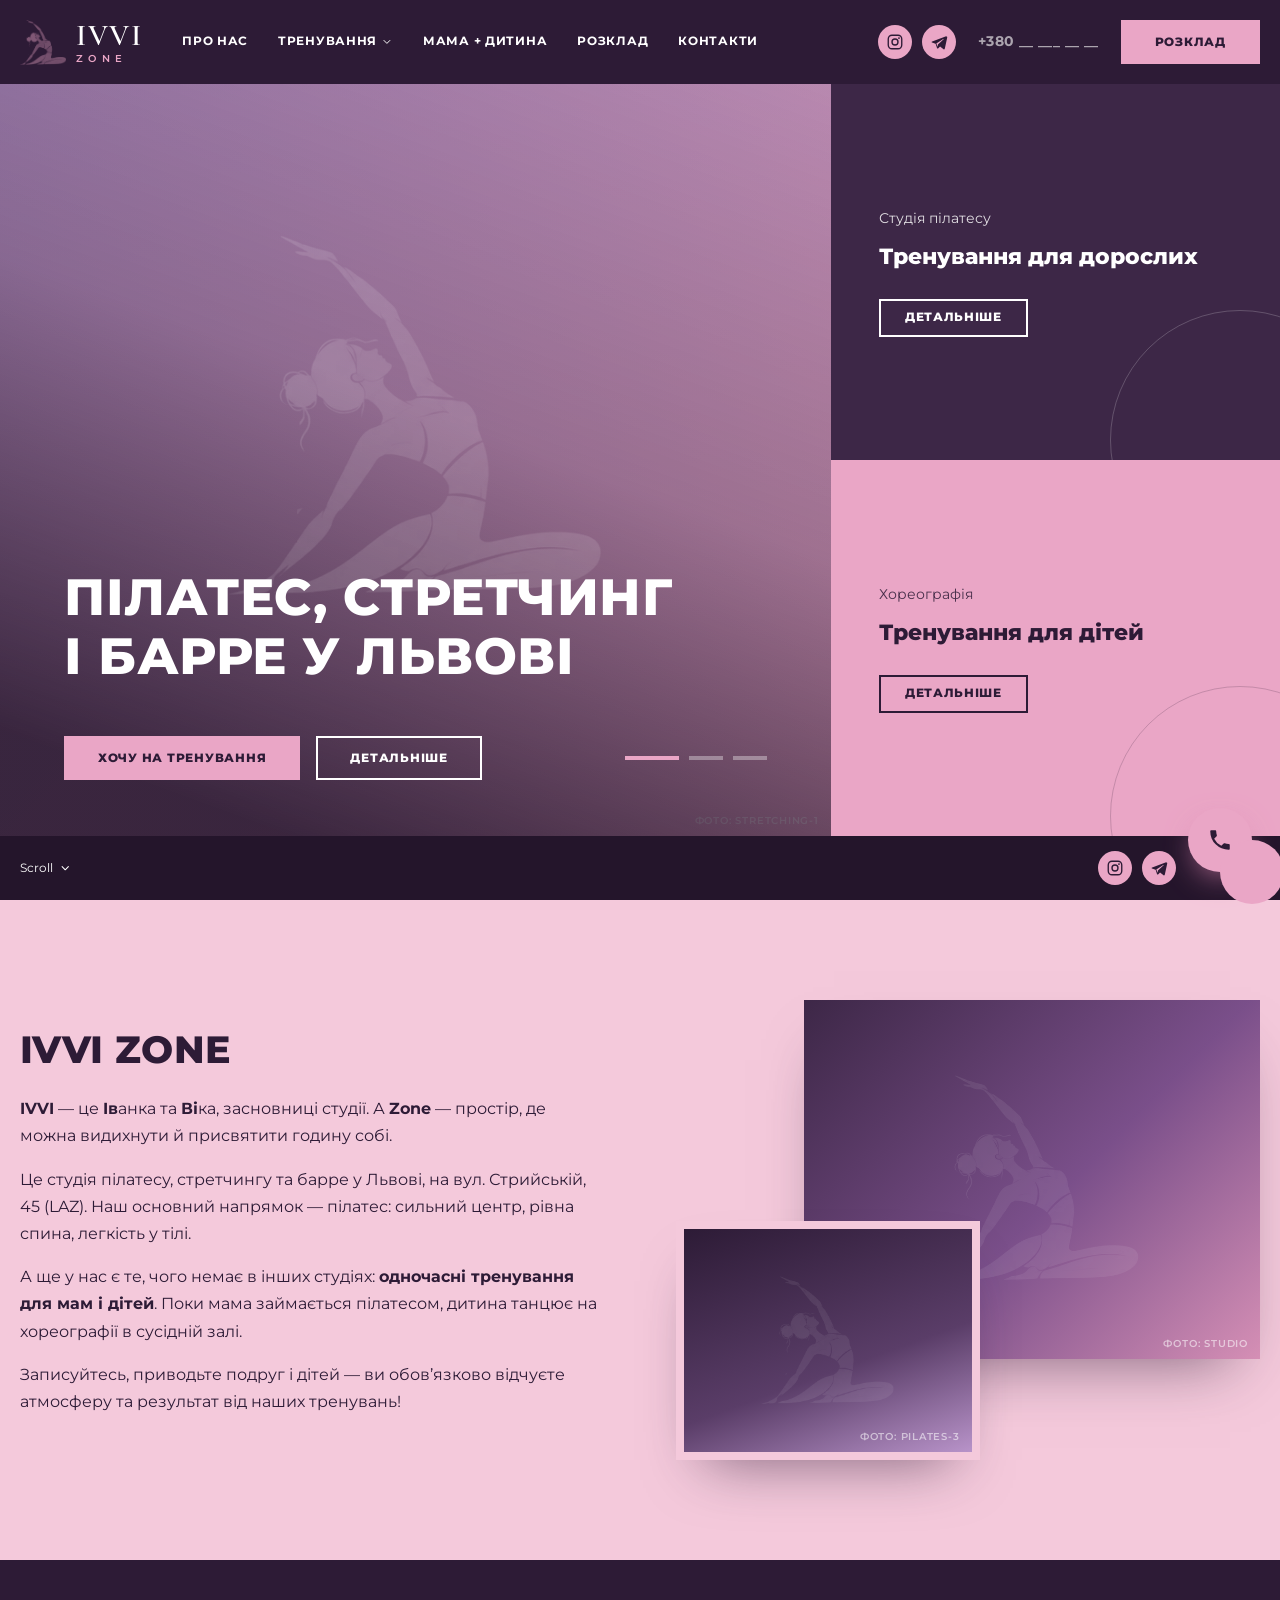
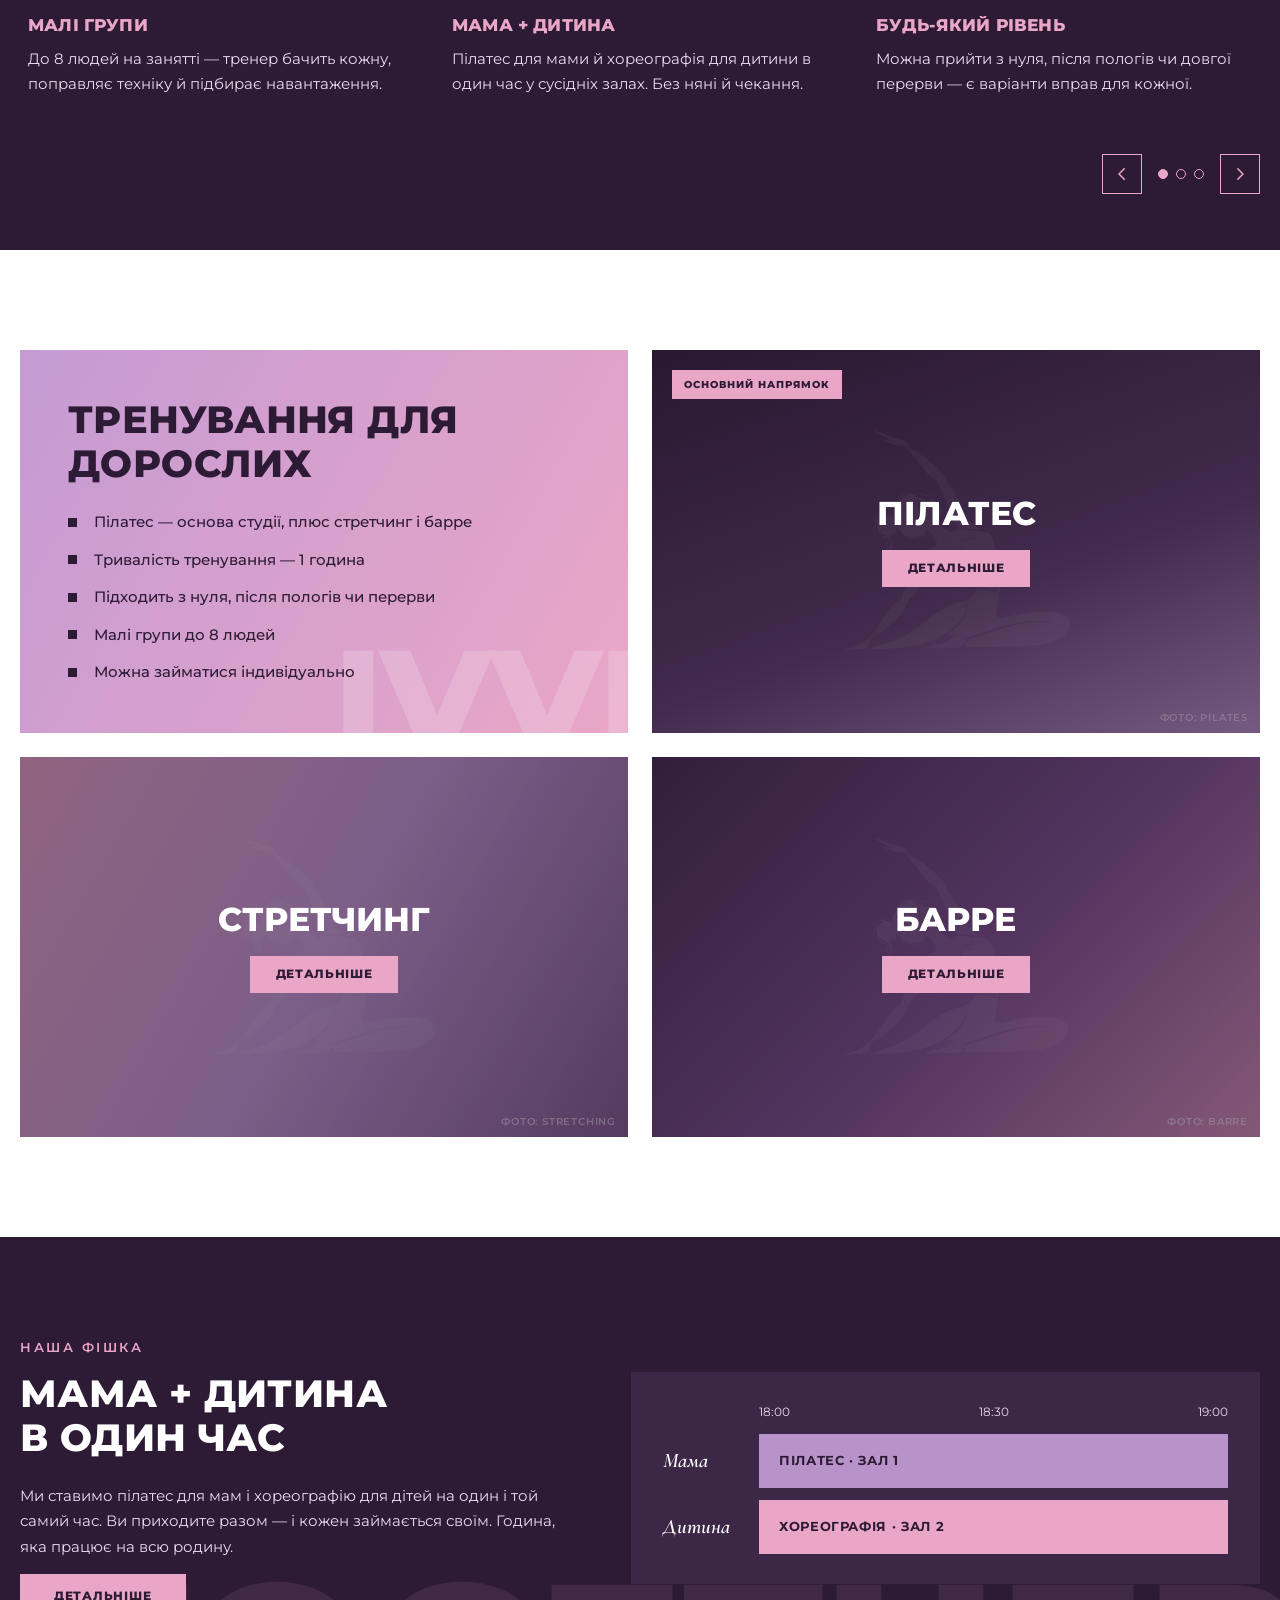
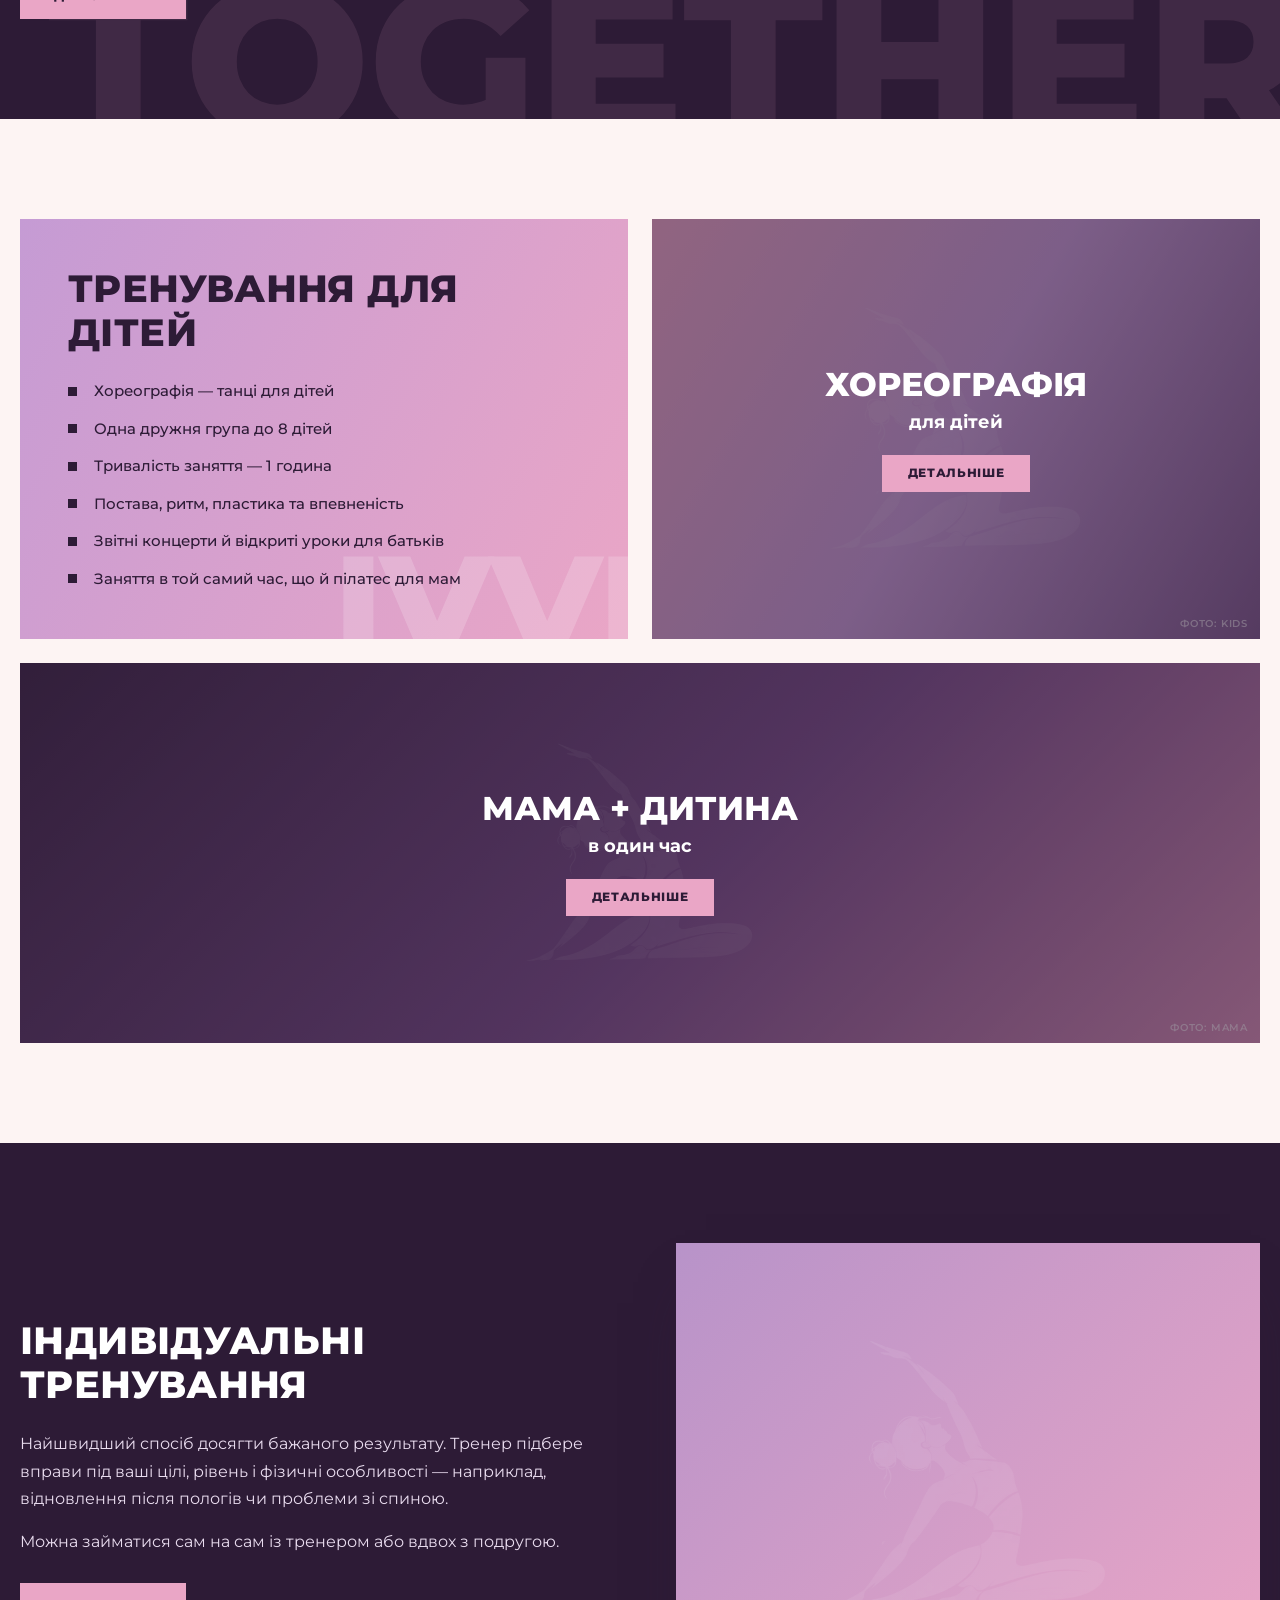
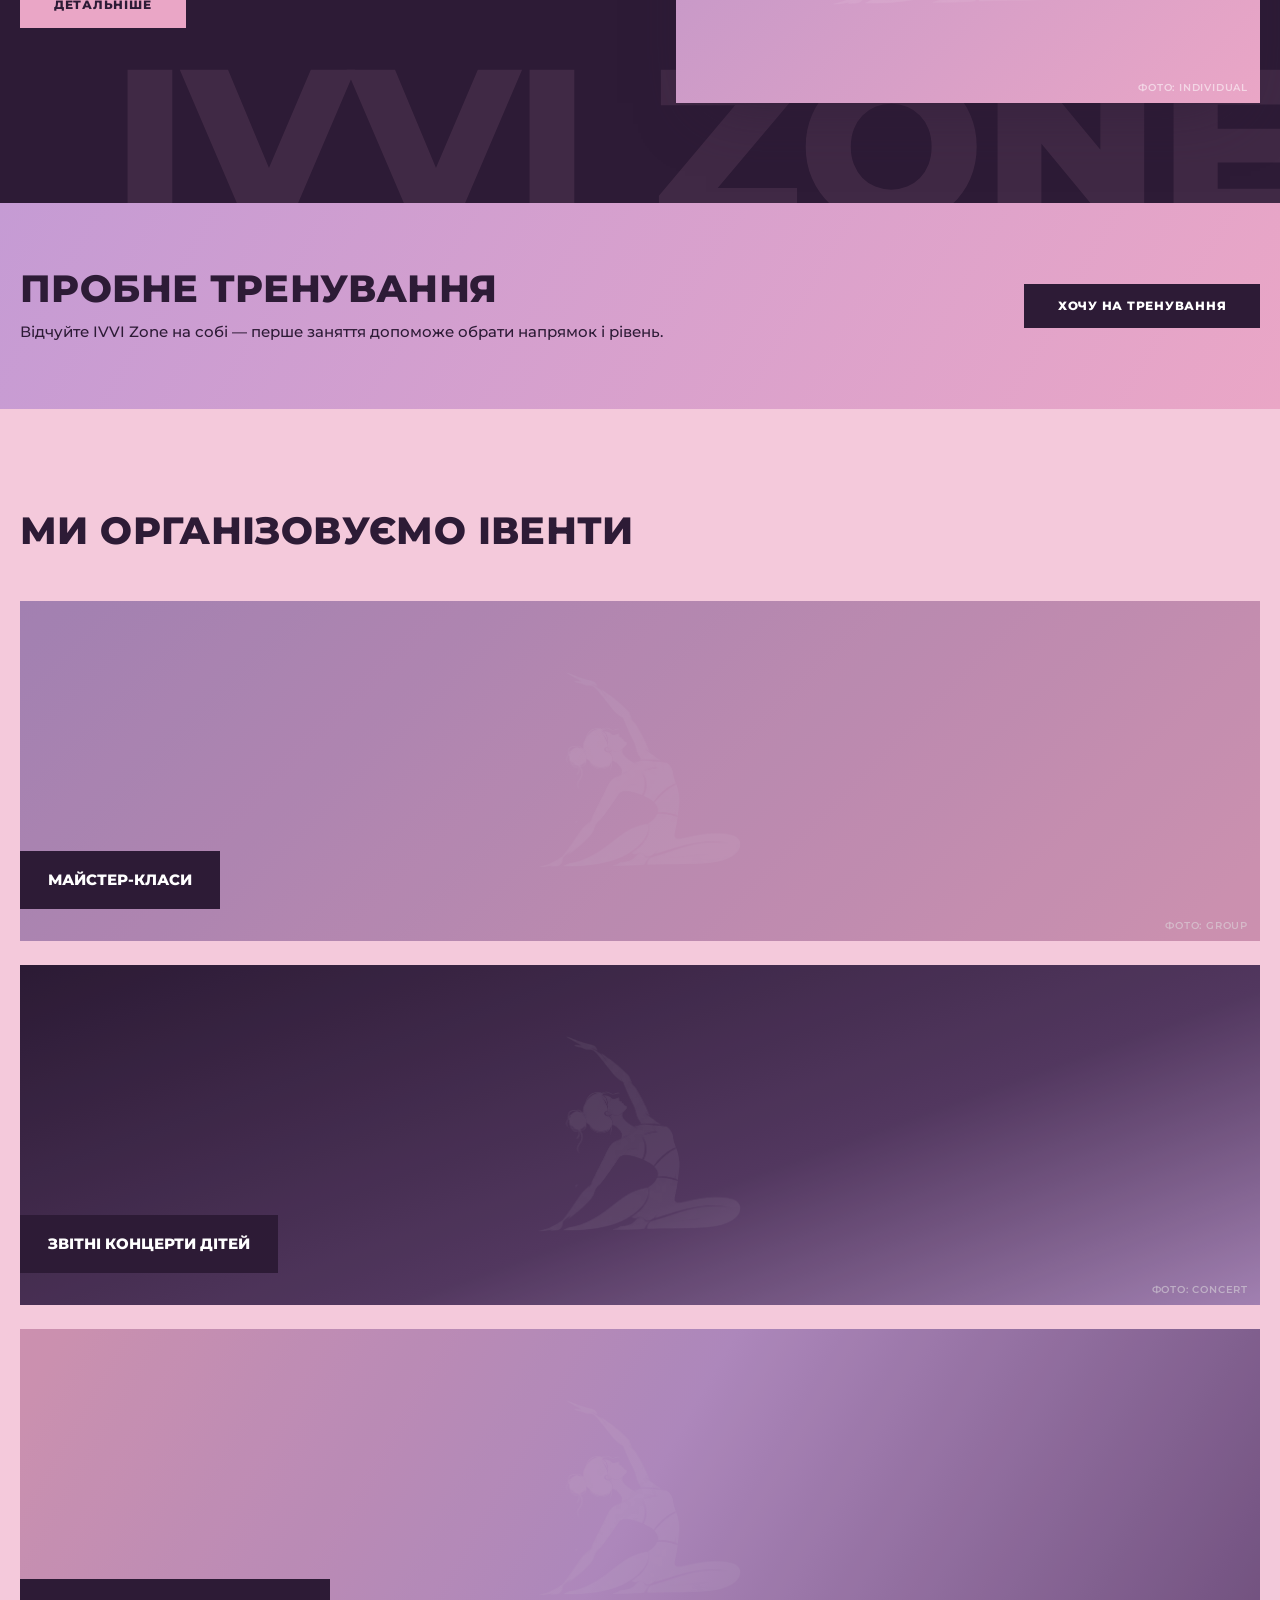
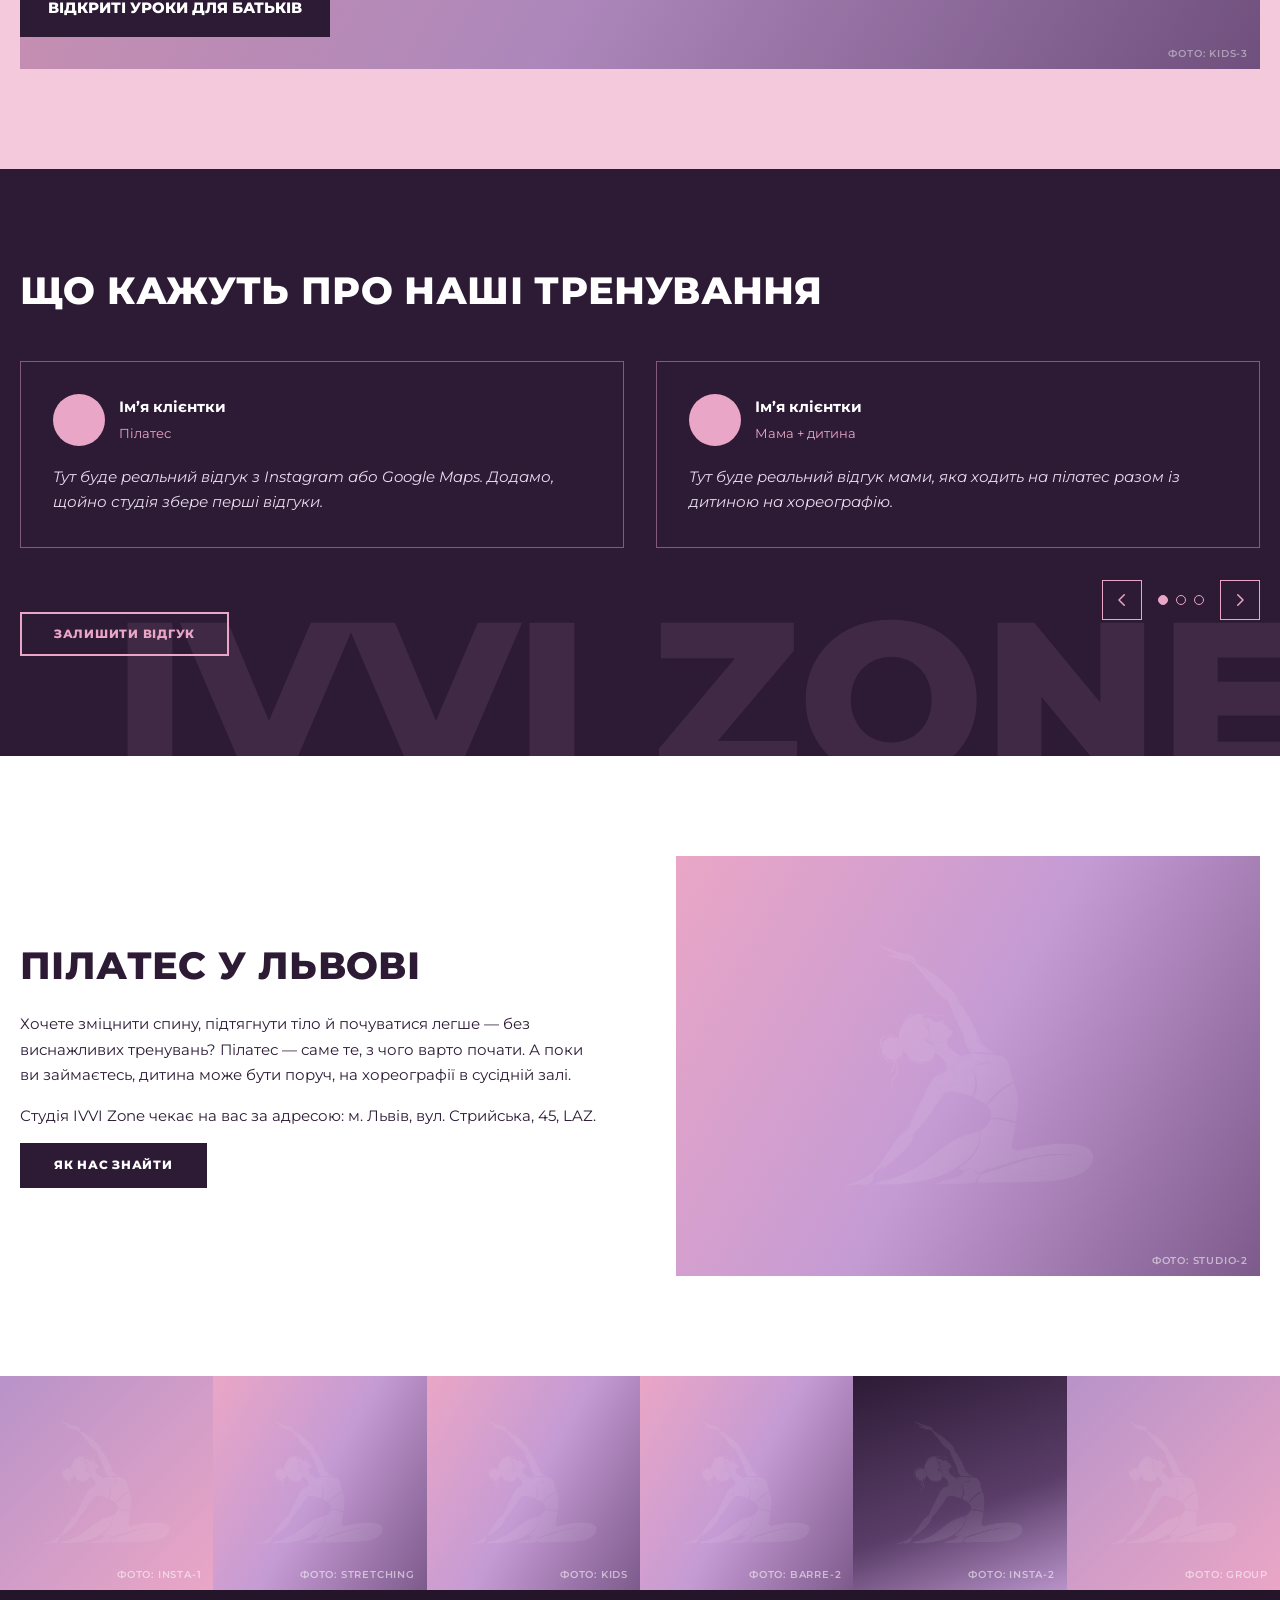
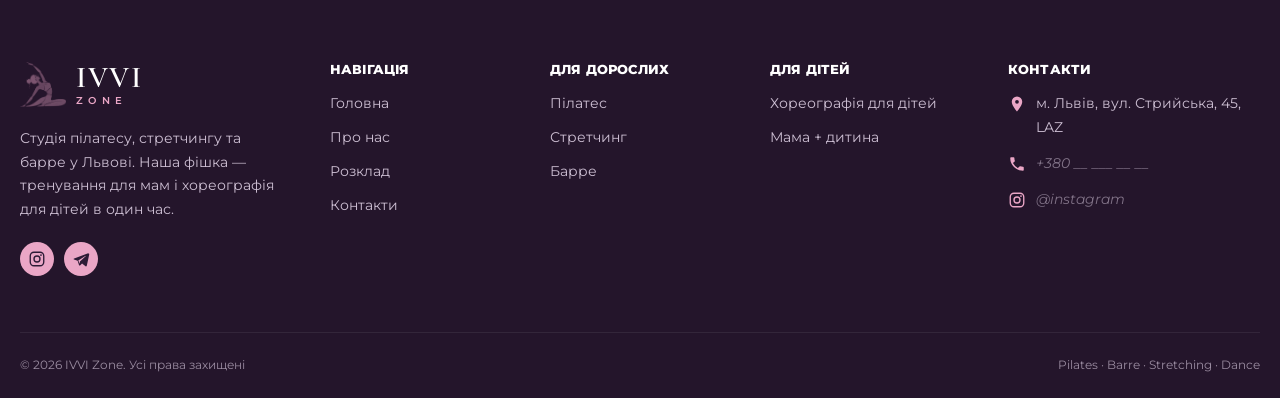
<file: index.html>
<!doctype html>
<html lang="uk">
<head>
  <meta charset="utf-8">
  <meta name="viewport" content="width=device-width, initial-scale=1">
  <title>IVVI Zone — пілатес, стретчинг, барре та хореографія для дітей у Львові</title>
  <meta name="description" content="Студія пілатесу у Львові. Наша фішка: мама займається пілатесом, а дитина в цей же час — хореографією.">
  <meta name="theme-color" content="#2f1d38">
  <link rel="icon" type="image/png" href="assets/favicon.png">
  <link rel="apple-touch-icon" href="assets/apple-touch-icon.png">
  <link rel="preconnect" href="https://fonts.googleapis.com">
  <link rel="preconnect" href="https://fonts.gstatic.com" crossorigin>
  <link href="https://fonts.googleapis.com/css2?family=Cormorant+Garamond:ital,wght@0,500;0,600;1,500&family=Montserrat:wght@400;500;600;700;800&display=swap" rel="stylesheet">
  <link rel="stylesheet" href="styles.css">
</head>
<body>
<header class="header" id="top">
  <div class="container header__inner">
    <a class="logo" href="index.html" aria-label="IVVI Zone — на головну">
      <img src="assets/mark-pink.webp" alt="" width="46" height="45">
      <span class="logo__text">IVVI<small>zone</small></span>
    </a>
    <nav class="menu" id="menu" aria-label="Головне меню">
      <ul class="menu__list">
        <li><a href="index.html#about">Про нас</a></li>
        <li class="menu__drop">
          <button class="menu__toggle" type="button" aria-expanded="false">Тренування <svg viewBox="0 0 24 24" aria-hidden="true"><path d="m6 9 6 6 6-6" fill="none" stroke="currentColor" stroke-width="2" stroke-linecap="round" stroke-linejoin="round"/></svg></button>
          <div class="dropdown">
            <div><p class="dropdown__title">Дорослим</p><ul><li><a href="pilates.html">Пілатес</a></li><li><a href="stretching.html">Стретчинг</a></li><li><a href="barre.html">Барре</a></li></ul></div>
            <div><p class="dropdown__title">Дітям</p><ul><li><a href="choreography.html">Хореографія для дітей</a></li><li><a href="mama.html">Мама + дитина</a></li></ul></div>
          </div>
        </li>
        <li><a href="mama.html">Мама + дитина</a></li>
        <li><a href="schedule.html">Розклад</a></li>
        <li><a href="contacts.html">Контакти</a></li>
      </ul>
      <div class="menu__side">
        <div class="socials ">
      <a href="#" aria-label="Instagram"><svg viewBox="0 0 24 24" aria-hidden="true"><rect x="3" y="3" width="18" height="18" rx="5" fill="none" stroke="currentColor" stroke-width="1.8"/><circle cx="12" cy="12" r="4" fill="none" stroke="currentColor" stroke-width="1.8"/><circle cx="17.3" cy="6.7" r="1.2" fill="currentColor"/></svg></a>
      <a href="#" aria-label="Telegram"><svg viewBox="0 0 24 24" aria-hidden="true"><path d="M21.5 4.2 2.9 11.4c-1 .4-1 1.1-.2 1.4l4.8 1.5 1.8 5.6c.2.6.4.8.9.8.4 0 .6-.2.9-.4l2.3-2.2 4.7 3.5c.9.5 1.5.2 1.7-.8l3.1-14.6c.3-1.3-.5-1.9-1.4-1.5ZM8.4 14l9.3-5.9c.5-.3.9-.1.5.2l-7.6 6.9-.3 3.2L8.4 14Z" fill="currentColor"/></svg></a>
    </div>
        <a class="header__phone" href="contacts.html">+380 __ ___ __ __</a>
        <a class="btn btn--pink" href="schedule.html">Розклад</a>
      </div>
    </nav>
    <button class="burger" id="burger" type="button" aria-label="Відкрити меню" aria-expanded="false" aria-controls="menu"><span></span><span></span><span></span></button>
  </div>
</header>
<main>
<section class="hero">
  <div class="hero__main" data-hero>
    <div class="hero__slide is-active">
      <span class="hero__img" data-ph="1" data-ph-label="фото: stretching-1"></span>
      <div class="hero__content"><h1>Пілатес, стретчинг<br>і барре у Львові</h1></div>
    </div><div class="hero__slide">
      <span class="hero__img" data-ph="0" data-ph-label="фото: pilates-1"></span>
      <div class="hero__content"><h1>Пілатес для мам,<br>хореографія для дітей&nbsp;—<br>в один час</h1></div>
    </div><div class="hero__slide">
      <span class="hero__img" data-ph="1" data-ph-label="фото: kids-1"></span>
      <div class="hero__content"><h1>Хореографія<br>для дітей</h1></div>
    </div>
    <img class="hero__mark" src="assets/mark-white.webp" alt="" aria-hidden="true">
    <div class="hero__fixed">
      <div class="hero__actions">
        <button class="btn btn--pink" type="button" data-modal-open>Хочу на тренування</button>
        <a class="btn btn--outline-light" href="mama.html">Детальніше</a>
      </div>
      <div class="hero__dots"><button type="button" class="is-active" aria-label="Слайд 1"></button><button type="button" class="" aria-label="Слайд 2"></button><button type="button" class="" aria-label="Слайд 3"></button></div>
    </div>
  </div>
  <div class="hero__side">
    <a class="hero__tile hero__tile--dark" href="#trainings">
      <span class="hero__tile-kicker">Студія пілатесу</span>
      <span class="hero__tile-title">Тренування для дорослих</span>
      <span class="btn btn--outline-light btn--sm">Детальніше</span>
    </a>
    <a class="hero__tile hero__tile--pink" href="#kids">
      <span class="hero__tile-kicker">Хореографія</span>
      <span class="hero__tile-title">Тренування для дітей</span>
      <span class="btn btn--outline-dark btn--sm">Детальніше</span>
    </a>
  </div>
</section>
<div class="hero-bar">
  <div class="container hero-bar__inner">
    <a class="hero-bar__scroll" href="#about">Scroll <svg viewBox="0 0 24 24" aria-hidden="true"><path d="m6 9 6 6 6-6" fill="none" stroke="currentColor" stroke-width="2" stroke-linecap="round" stroke-linejoin="round"/></svg></a>
    <div class="socials socials--light">
      <a href="#" aria-label="Instagram"><svg viewBox="0 0 24 24" aria-hidden="true"><rect x="3" y="3" width="18" height="18" rx="5" fill="none" stroke="currentColor" stroke-width="1.8"/><circle cx="12" cy="12" r="4" fill="none" stroke="currentColor" stroke-width="1.8"/><circle cx="17.3" cy="6.7" r="1.2" fill="currentColor"/></svg></a>
      <a href="#" aria-label="Telegram"><svg viewBox="0 0 24 24" aria-hidden="true"><path d="M21.5 4.2 2.9 11.4c-1 .4-1 1.1-.2 1.4l4.8 1.5 1.8 5.6c.2.6.4.8.9.8.4 0 .6-.2.9-.4l2.3-2.2 4.7 3.5c.9.5 1.5.2 1.7-.8l3.1-14.6c.3-1.3-.5-1.9-1.4-1.5ZM8.4 14l9.3-5.9c.5-.3.9-.1.5.2l-7.6 6.9-.3 3.2L8.4 14Z" fill="currentColor"/></svg></a>
    </div>
  </div>
</div>

<section class="section section--pink about" id="about">
  <span class="watermark" aria-hidden="true">IVVI ZONE</span>
  <div class="container about__grid">
    <div class="about__text anim anim--left">
      <h2>IVVI Zone</h2>
      <p><b>IVVI</b> — це <b>Iв</b>анка та <b>Ві</b>ка, засновниці студії. А <b>Zone</b> — простір, де можна видихнути й присвятити годину собі.</p><p>Це студія пілатесу, стретчингу та барре у Львові, на вул. Стрийській, 45 (LAZ). Наш основний напрямок — пілатес: сильний центр, рівна спина, легкість у тілі.</p><p>А ще у нас є те, чого немає в інших студіях: <b>одночасні тренування для мам і дітей</b>. Поки мама займається пілатесом, дитина танцює на хореографії в сусідній залі.</p><p>Записуйтесь, приводьте подруг і дітей — ви обов’язково відчуєте атмосферу та результат від наших тренувань!</p>
      
    </div>
    <div class="about__pics anim anim--right">
      <div class="about__pic about__pic--1" data-ph="0" data-ph-label="фото: studio"></div>
      <div class="about__pic about__pic--2" data-ph="2" data-ph-label="фото: pilates-3"></div>
    </div>
  </div>
</section>

<section class="section section--dark section--tight">
  <div class="container"><div class="slider slider--dark" data-slider data-per-view="3">
  <div class="slider__viewport"><div class="slider__track"><div class="slider__slide"><article class="adv"><h3>Малі групи</h3><p>До 8 людей на занятті — тренер бачить кожну, поправляє техніку й підбирає навантаження.</p></article></div><div class="slider__slide"><article class="adv"><h3>Мама + дитина</h3><p>Пілатес для мами й хореографія для дитини в один час у сусідніх залах. Без няні й чекання.</p></article></div><div class="slider__slide"><article class="adv"><h3>Будь-який рівень</h3><p>Можна прийти з нуля, після пологів чи довгої перерви — є варіанти вправ для кожної.</p></article></div><div class="slider__slide"><article class="adv"><h3>Безпека</h3><p>Плавні контрольовані рухи без ударного навантаження: бережемо спину, коліна та суглоби.</p></article></div><div class="slider__slide"><article class="adv"><h3>Затишна студія</h3><p>Світлі зали, ніжна музика, без поспіху. Сюди хочеться повертатися.</p></article></div></div></div>
  <div class="slider__nav">
    <button class="slider__arrow slider__arrow--prev" type="button" aria-label="Назад"><svg viewBox="0 0 24 24" aria-hidden="true"><path d="m9 5 7 7-7 7" fill="none" stroke="currentColor" stroke-width="2" stroke-linecap="round" stroke-linejoin="round"/></svg></button>
    <div class="slider__dots"></div>
    <button class="slider__arrow" type="button" aria-label="Далі"><svg viewBox="0 0 24 24" aria-hidden="true"><path d="m9 5 7 7-7 7" fill="none" stroke="currentColor" stroke-width="2" stroke-linecap="round" stroke-linejoin="round"/></svg></button>
  </div>
</div></div>
</section>

<section class="section" id="trainings">
  <span class="watermark" aria-hidden="true">IVVI ZONE</span>
  <div class="container services">
    <div class="info-box anim anim--left">
  <h2>Тренування для дорослих</h2>
  <ul class="bullets"><li>Пілатес — основа студії, плюс стретчинг і барре</li><li>Тривалість тренування — 1 година</li><li>Підходить з нуля, після пологів чи перерви</li><li>Малі групи до 8 людей</li><li>Можна займатися індивідуально</li></ul>
  <span class="watermark" aria-hidden="true">IVVI</span>
</div>
    <a class="service anim anim--flip" href="pilates.html">
  <span class="service__bg" data-ph="2" data-ph-label="фото: pilates"></span>
  <span class="service__badge">Основний напрямок</span>
  <span class="service__body"><span class="service__title">Пілатес</span><span class="btn btn--pink btn--sm">Детальніше</span></span>
</a><a class="service anim anim--flip" href="stretching.html">
  <span class="service__bg" data-ph="3" data-ph-label="фото: stretching"></span>
  
  <span class="service__body"><span class="service__title">Стретчинг</span><span class="btn btn--pink btn--sm">Детальніше</span></span>
</a><a class="service anim anim--flip" href="barre.html">
  <span class="service__bg" data-ph="0" data-ph-label="фото: barre"></span>
  
  <span class="service__body"><span class="service__title">Барре</span><span class="btn btn--pink btn--sm">Детальніше</span></span>
</a>
  </div>
</section>

<section class="section section--dark together" id="together">
  <span class="watermark" aria-hidden="true">TOGETHER</span>
  <div class="container together__grid">
    <div class="anim anim--left">
      <p class="kicker">Наша фішка</p>
      <h2>Мама + дитина<br>в один час</h2>
      <p>Ми ставимо пілатес для мам і хореографію для дітей на один і той самий час. Ви приходите разом — і кожен займається своїм. Година, яка працює на всю родину.</p>
      <a class="btn btn--pink" href="mama.html">Детальніше</a>
    </div>
    <div class="timeline anim anim--fade">
  <div class="timeline__scale"><span>18:00</span><span>18:30</span><span>19:00</span></div>
  <div class="timeline__row"><span class="timeline__who">Мама</span><div class="timeline__bar timeline__bar--mom">Пілатес · зал 1</div></div>
  <div class="timeline__row"><span class="timeline__who">Дитина</span><div class="timeline__bar timeline__bar--kid">Хореографія · зал 2</div></div>
</div>
  </div>
</section>

<section class="section section--soft" id="kids">
  <span class="watermark" aria-hidden="true">IVVI ZONE</span>
  <div class="container services">
    <div class="info-box anim anim--left">
  <h2>Тренування для дітей</h2>
  <ul class="bullets"><li>Хореографія — танці для дітей</li><li>Одна дружня група до 8 дітей</li><li>Тривалість заняття — 1 година</li><li>Постава, ритм, пластика та впевненість</li><li>Звітні концерти й відкриті уроки для батьків</li><li>Заняття в той самий час, що й пілатес для мам</li></ul>
  <span class="watermark" aria-hidden="true">IVVI</span>
</div>
    <a class="service anim anim--flip" href="choreography.html">
  <span class="service__bg" data-ph="3" data-ph-label="фото: kids"></span>
  
  <span class="service__body"><span class="service__title">Хореографія</span><span class="service__sub">для дітей</span><span class="btn btn--pink btn--sm">Детальніше</span></span>
</a><a class="service service--wide anim anim--flip" href="mama.html">
  <span class="service__bg" data-ph="0" data-ph-label="фото: mama"></span>
  
  <span class="service__body"><span class="service__title">Мама + дитина</span><span class="service__sub">в один час</span><span class="btn btn--pink btn--sm">Детальніше</span></span>
</a>
  </div>
</section>

<section class="section section--dark">
  <span class="watermark" aria-hidden="true">IVVI ZONE</span>
  <div class="container about__grid">
    <div class="about__text anim anim--left">
      <h2>Індивідуальні тренування</h2>
      <p>Найшвидший спосіб досягти бажаного результату. Тренер підбере вправи під ваші цілі, рівень і фізичні особливості — наприклад, відновлення після пологів чи проблеми зі спиною.</p>
      <p>Можна займатися сам на сам із тренером або вдвох з подругою.</p>
      <button class="btn btn--pink" type="button" data-modal-open>Детальніше</button>
    </div>
    <div class="about__pics anim anim--right">
      <div class="about__pic about__pic--single" data-ph="1" data-ph-label="фото: individual"></div>
    </div>
  </div>
</section>

<section class="trial">
  <div class="container trial__inner">
    <div class="trial__text anim anim--tilt">
      <h2>Пробне тренування</h2>
      <p>Відчуйте IVVI Zone на собі — перше заняття допоможе обрати напрямок і рівень.</p>
    </div>
    <button class="btn btn--dark btn--beat anim" type="button" data-modal-open>Хочу на тренування</button>
  </div>
</section>

<section class="section section--pink events">
  <div class="container">
    <div class="section__head section__head--row"><h2>Ми організовуємо івенти</h2></div>
    <div class="events__list"><button class="event anim anim--fade" type="button" data-modal-open><span class="event__bg" data-ph="1" data-ph-label="фото: group"></span><span class="event__label">Майстер-класи</span></button><button class="event anim anim--fade" type="button" data-modal-open><span class="event__bg" data-ph="2" data-ph-label="фото: concert"></span><span class="event__label">Звітні концерти дітей</span></button><button class="event anim anim--fade" type="button" data-modal-open><span class="event__bg" data-ph="3" data-ph-label="фото: kids-3"></span><span class="event__label">Відкриті уроки для батьків</span></button></div>
  </div>
</section>

<section class="section section--dark">
  <span class="watermark" aria-hidden="true">IVVI ZONE</span>
  <div class="container">
    <div class="section__head section__head--row">
      <h2>Що кажуть про наші тренування</h2>
    </div>
    <div class="slider slider--dark slider--reviews" data-slider data-per-view="2">
  <div class="slider__viewport"><div class="slider__track"><div class="slider__slide"><article class="review">
  <div class="review__head"><span class="review__avatar"><svg viewBox="0 0 24 24" aria-hidden="true"><path d="M12 0C12.9 7.6 16.4 11.1 24 12C16.4 12.9 12.9 16.4 12 24C11.1 16.4 7.6 12.9 0 12C7.6 11.1 11.1 7.6 12 0Z" fill="currentColor"/></svg></span><div><b>Ім’я клієнтки</b><span>Пілатес</span></div></div>
  <p>Тут буде реальний відгук з Instagram або Google Maps. Додамо, щойно студія збере перші відгуки.</p>
</article></div><div class="slider__slide"><article class="review">
  <div class="review__head"><span class="review__avatar"><svg viewBox="0 0 24 24" aria-hidden="true"><path d="M12 0C12.9 7.6 16.4 11.1 24 12C16.4 12.9 12.9 16.4 12 24C11.1 16.4 7.6 12.9 0 12C7.6 11.1 11.1 7.6 12 0Z" fill="currentColor"/></svg></span><div><b>Ім’я клієнтки</b><span>Мама + дитина</span></div></div>
  <p>Тут буде реальний відгук мами, яка ходить на пілатес разом із дитиною на хореографію.</p>
</article></div><div class="slider__slide"><article class="review">
  <div class="review__head"><span class="review__avatar"><svg viewBox="0 0 24 24" aria-hidden="true"><path d="M12 0C12.9 7.6 16.4 11.1 24 12C16.4 12.9 12.9 16.4 12 24C11.1 16.4 7.6 12.9 0 12C7.6 11.1 11.1 7.6 12 0Z" fill="currentColor"/></svg></span><div><b>Ім’я клієнтки</b><span>Стретчинг</span></div></div>
  <p>Тут буде реальний відгук про стретчинг. Можна додати фото або коротке відео.</p>
</article></div><div class="slider__slide"><article class="review">
  <div class="review__head"><span class="review__avatar"><svg viewBox="0 0 24 24" aria-hidden="true"><path d="M12 0C12.9 7.6 16.4 11.1 24 12C16.4 12.9 12.9 16.4 12 24C11.1 16.4 7.6 12.9 0 12C7.6 11.1 11.1 7.6 12 0Z" fill="currentColor"/></svg></span><div><b>Ім’я клієнтки</b><span>Хореографія</span></div></div>
  <p>Тут буде реальний відгук батьків про дитячу хореографію.</p>
</article></div></div></div>
  <div class="slider__nav">
    <button class="slider__arrow slider__arrow--prev" type="button" aria-label="Назад"><svg viewBox="0 0 24 24" aria-hidden="true"><path d="m9 5 7 7-7 7" fill="none" stroke="currentColor" stroke-width="2" stroke-linecap="round" stroke-linejoin="round"/></svg></button>
    <div class="slider__dots"></div>
    <button class="slider__arrow" type="button" aria-label="Далі"><svg viewBox="0 0 24 24" aria-hidden="true"><path d="m9 5 7 7-7 7" fill="none" stroke="currentColor" stroke-width="2" stroke-linecap="round" stroke-linejoin="round"/></svg></button>
  </div>
</div>
    <a class="btn btn--outline-pink" href="#">Залишити відгук</a>
  </div>
</section>

<section class="section seo">
  <div class="container about__grid">
    <div class="anim anim--left">
      <h2>Пілатес у Львові</h2>
      <p>Хочете зміцнити спину, підтягнути тіло й почуватися легше — без виснажливих тренувань? Пілатес — саме те, з чого варто почати. А поки ви займаєтесь, дитина може бути поруч, на хореографії в сусідній залі.</p>
      <p>Студія IVVI Zone чекає на вас за адресою: м. Львів, вул. Стрийська, 45, LAZ.</p>
      <a class="btn btn--dark" href="contacts.html">Як нас знайти</a>
    </div>
    <div class="anim anim--right"><div class="seo__img" data-ph="3" data-ph-label="фото: studio-2"></div></div>
  </div>
</section>

<section class="insta" aria-label="Instagram"><a class="insta__tile" href="#" data-ph="1" data-ph-label="фото: insta-1"><span><svg viewBox="0 0 24 24" aria-hidden="true"><rect x="3" y="3" width="18" height="18" rx="5" fill="none" stroke="currentColor" stroke-width="1.8"/><circle cx="12" cy="12" r="4" fill="none" stroke="currentColor" stroke-width="1.8"/><circle cx="17.3" cy="6.7" r="1.2" fill="currentColor"/></svg>Ми в Instagram</span></a><a class="insta__tile" href="#" data-ph="3" data-ph-label="фото: stretching"><span><svg viewBox="0 0 24 24" aria-hidden="true"><rect x="3" y="3" width="18" height="18" rx="5" fill="none" stroke="currentColor" stroke-width="1.8"/><circle cx="12" cy="12" r="4" fill="none" stroke="currentColor" stroke-width="1.8"/><circle cx="17.3" cy="6.7" r="1.2" fill="currentColor"/></svg>Ми в Instagram</span></a><a class="insta__tile" href="#" data-ph="3" data-ph-label="фото: kids"><span><svg viewBox="0 0 24 24" aria-hidden="true"><rect x="3" y="3" width="18" height="18" rx="5" fill="none" stroke="currentColor" stroke-width="1.8"/><circle cx="12" cy="12" r="4" fill="none" stroke="currentColor" stroke-width="1.8"/><circle cx="17.3" cy="6.7" r="1.2" fill="currentColor"/></svg>Ми в Instagram</span></a><a class="insta__tile" href="#" data-ph="3" data-ph-label="фото: barre-2"><span><svg viewBox="0 0 24 24" aria-hidden="true"><rect x="3" y="3" width="18" height="18" rx="5" fill="none" stroke="currentColor" stroke-width="1.8"/><circle cx="12" cy="12" r="4" fill="none" stroke="currentColor" stroke-width="1.8"/><circle cx="17.3" cy="6.7" r="1.2" fill="currentColor"/></svg>Ми в Instagram</span></a><a class="insta__tile" href="#" data-ph="2" data-ph-label="фото: insta-2"><span><svg viewBox="0 0 24 24" aria-hidden="true"><rect x="3" y="3" width="18" height="18" rx="5" fill="none" stroke="currentColor" stroke-width="1.8"/><circle cx="12" cy="12" r="4" fill="none" stroke="currentColor" stroke-width="1.8"/><circle cx="17.3" cy="6.7" r="1.2" fill="currentColor"/></svg>Ми в Instagram</span></a><a class="insta__tile" href="#" data-ph="1" data-ph-label="фото: group"><span><svg viewBox="0 0 24 24" aria-hidden="true"><rect x="3" y="3" width="18" height="18" rx="5" fill="none" stroke="currentColor" stroke-width="1.8"/><circle cx="12" cy="12" r="4" fill="none" stroke="currentColor" stroke-width="1.8"/><circle cx="17.3" cy="6.7" r="1.2" fill="currentColor"/></svg>Ми в Instagram</span></a></section>
</main>
<footer class="footer">
  <div class="container footer__grid">
    <div class="footer__about">
      <a class="logo logo--light" href="index.html"><img src="assets/mark-pink.webp" alt="" width="46" height="45"><span class="logo__text">IVVI<small>zone</small></span></a>
      <p>Студія пілатесу, стретчингу та барре у Львові. Наша фішка — тренування для мам і хореографія для дітей в один час.</p>
      <div class="socials socials--light">
      <a href="#" aria-label="Instagram"><svg viewBox="0 0 24 24" aria-hidden="true"><rect x="3" y="3" width="18" height="18" rx="5" fill="none" stroke="currentColor" stroke-width="1.8"/><circle cx="12" cy="12" r="4" fill="none" stroke="currentColor" stroke-width="1.8"/><circle cx="17.3" cy="6.7" r="1.2" fill="currentColor"/></svg></a>
      <a href="#" aria-label="Telegram"><svg viewBox="0 0 24 24" aria-hidden="true"><path d="M21.5 4.2 2.9 11.4c-1 .4-1 1.1-.2 1.4l4.8 1.5 1.8 5.6c.2.6.4.8.9.8.4 0 .6-.2.9-.4l2.3-2.2 4.7 3.5c.9.5 1.5.2 1.7-.8l3.1-14.6c.3-1.3-.5-1.9-1.4-1.5ZM8.4 14l9.3-5.9c.5-.3.9-.1.5.2l-7.6 6.9-.3 3.2L8.4 14Z" fill="currentColor"/></svg></a>
    </div>
    </div>
    <div>
      <h3>Навігація</h3>
      <ul>
        <li><a href="index.html">Головна</a></li>
        <li><a href="index.html#about">Про нас</a></li>
        <li><a href="schedule.html">Розклад</a></li>
        <li><a href="contacts.html">Контакти</a></li>
      </ul>
    </div>
    <div><h3>Для дорослих</h3><ul><li><a href="pilates.html">Пілатес</a></li><li><a href="stretching.html">Стретчинг</a></li><li><a href="barre.html">Барре</a></li></ul></div>
    <div><h3>Для дітей</h3><ul><li><a href="choreography.html">Хореографія для дітей</a></li><li><a href="mama.html">Мама + дитина</a></li></ul></div>
    <div class="footer__contacts">
      <h3>Контакти</h3>
      <p class="footer__line"><svg viewBox="0 0 24 24" aria-hidden="true"><path d="M12 2a7 7 0 0 0-7 7c0 5.2 7 13 7 13s7-7.8 7-13a7 7 0 0 0-7-7Zm0 9.5A2.5 2.5 0 1 1 12 6.5a2.5 2.5 0 0 1 0 5Z" fill="currentColor"/></svg><span>м. Львів, вул. Стрийська, 45, LAZ</span></p>
      <p class="footer__line"><svg viewBox="0 0 24 24" aria-hidden="true"><path d="M6.6 10.8a15.1 15.1 0 0 0 6.6 6.6l2.2-2.2c.3-.3.7-.4 1-.2 1.1.4 2.3.6 3.6.6.6 0 1 .4 1 1V20c0 .6-.4 1-1 1A17 17 0 0 1 3 4c0-.6.4-1 1-1h3.5c.6 0 1 .4 1 1 0 1.3.2 2.5.6 3.6.1.3 0 .7-.2 1l-2.3 2.2Z" fill="currentColor"/></svg><span class="placeholder">+380 __ ___ __ __</span></p>
      <p class="footer__line"><svg viewBox="0 0 24 24" aria-hidden="true"><rect x="3" y="3" width="18" height="18" rx="5" fill="none" stroke="currentColor" stroke-width="1.8"/><circle cx="12" cy="12" r="4" fill="none" stroke="currentColor" stroke-width="1.8"/><circle cx="17.3" cy="6.7" r="1.2" fill="currentColor"/></svg><span class="placeholder">@instagram</span></p>
    </div>
  </div>
  <div class="container footer__bottom">
    <span>© <span data-year>2026</span> IVVI Zone. Усі права захищені</span>
    <span>Pilates · Barre · Stretching · Dance</span>
  </div>
</footer>
<button class="callback" type="button" data-modal-open aria-label="Записатися на тренування">
  <span class="callback__ring"></span><svg viewBox="0 0 24 24" aria-hidden="true"><path d="M6.6 10.8a15.1 15.1 0 0 0 6.6 6.6l2.2-2.2c.3-.3.7-.4 1-.2 1.1.4 2.3.6 3.6.6.6 0 1 .4 1 1V20c0 .6-.4 1-1 1A17 17 0 0 1 3 4c0-.6.4-1 1-1h3.5c.6 0 1 .4 1 1 0 1.3.2 2.5.6 3.6.1.3 0 .7-.2 1l-2.3 2.2Z" fill="currentColor"/></svg>
</button>
<div class="modal" id="modal" role="dialog" aria-modal="true" aria-labelledby="modal-title" hidden>
  <div class="modal__backdrop" data-modal-close></div>
  <div class="modal__box">
    <button class="modal__close" type="button" data-modal-close aria-label="Закрити">×</button>
    <h2 id="modal-title">Запис на тренування</h2>
    <p>Залиште контакти — адміністратор зателефонує, підбере зручний час і відповість на питання.</p>
    <form class="form" data-form novalidate>
      <input name="name" type="text" placeholder="Ваше ім’я" autocomplete="given-name" required>
      <input name="phone" type="tel" placeholder="+380" autocomplete="tel" required>
      <select name="direction" data-direction><option>Пілатес</option><option>Стретчинг</option><option>Барре</option><option>Хореографія для дитини</option><option>Мама + дитина</option><option>Індивідуальне тренування</option></select>
      <input name="age" type="number" min="3" max="14" placeholder="Вік дитини" data-age hidden>
      <button class="btn btn--pink btn--wide" type="submit">Хочу на тренування</button>
      <p class="form__status" role="status" aria-live="polite"></p>
    </form>
  </div>
</div>
<script src="script.js"></script>
</body>
</html>
</file>
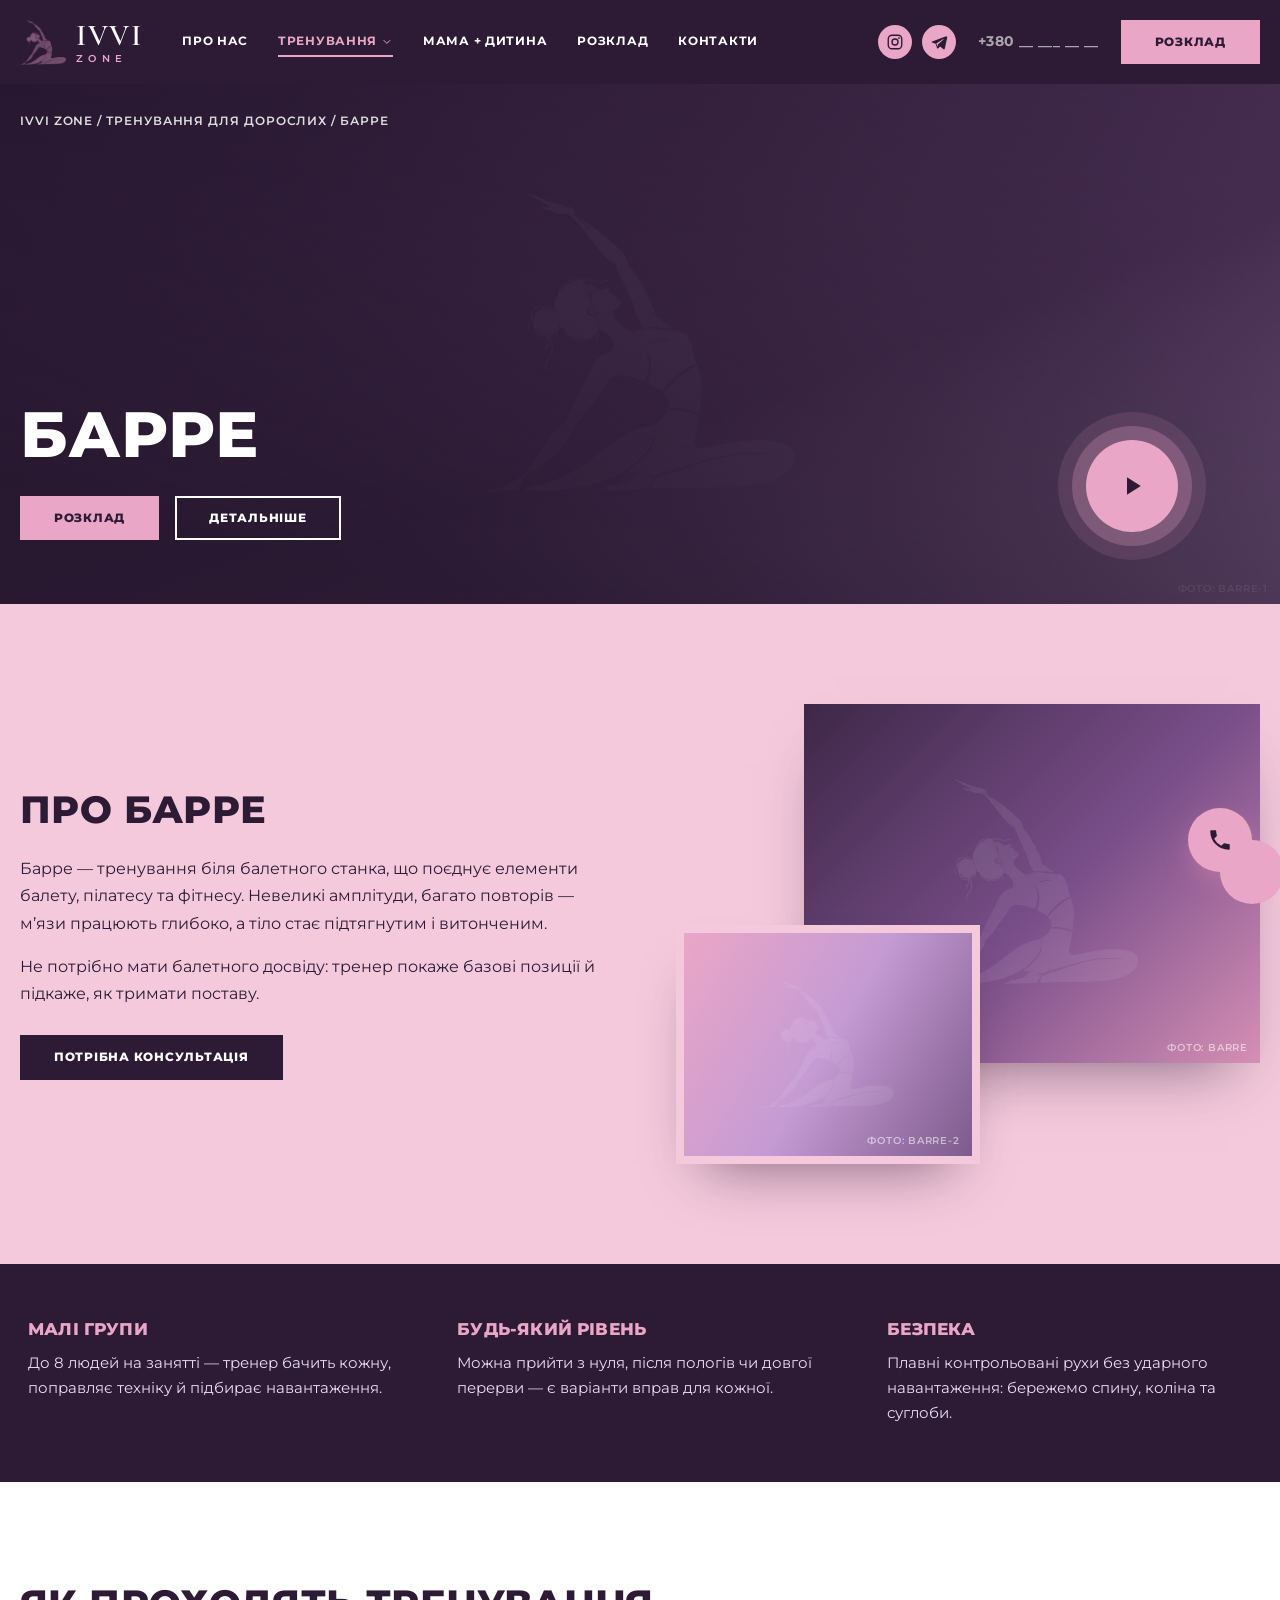
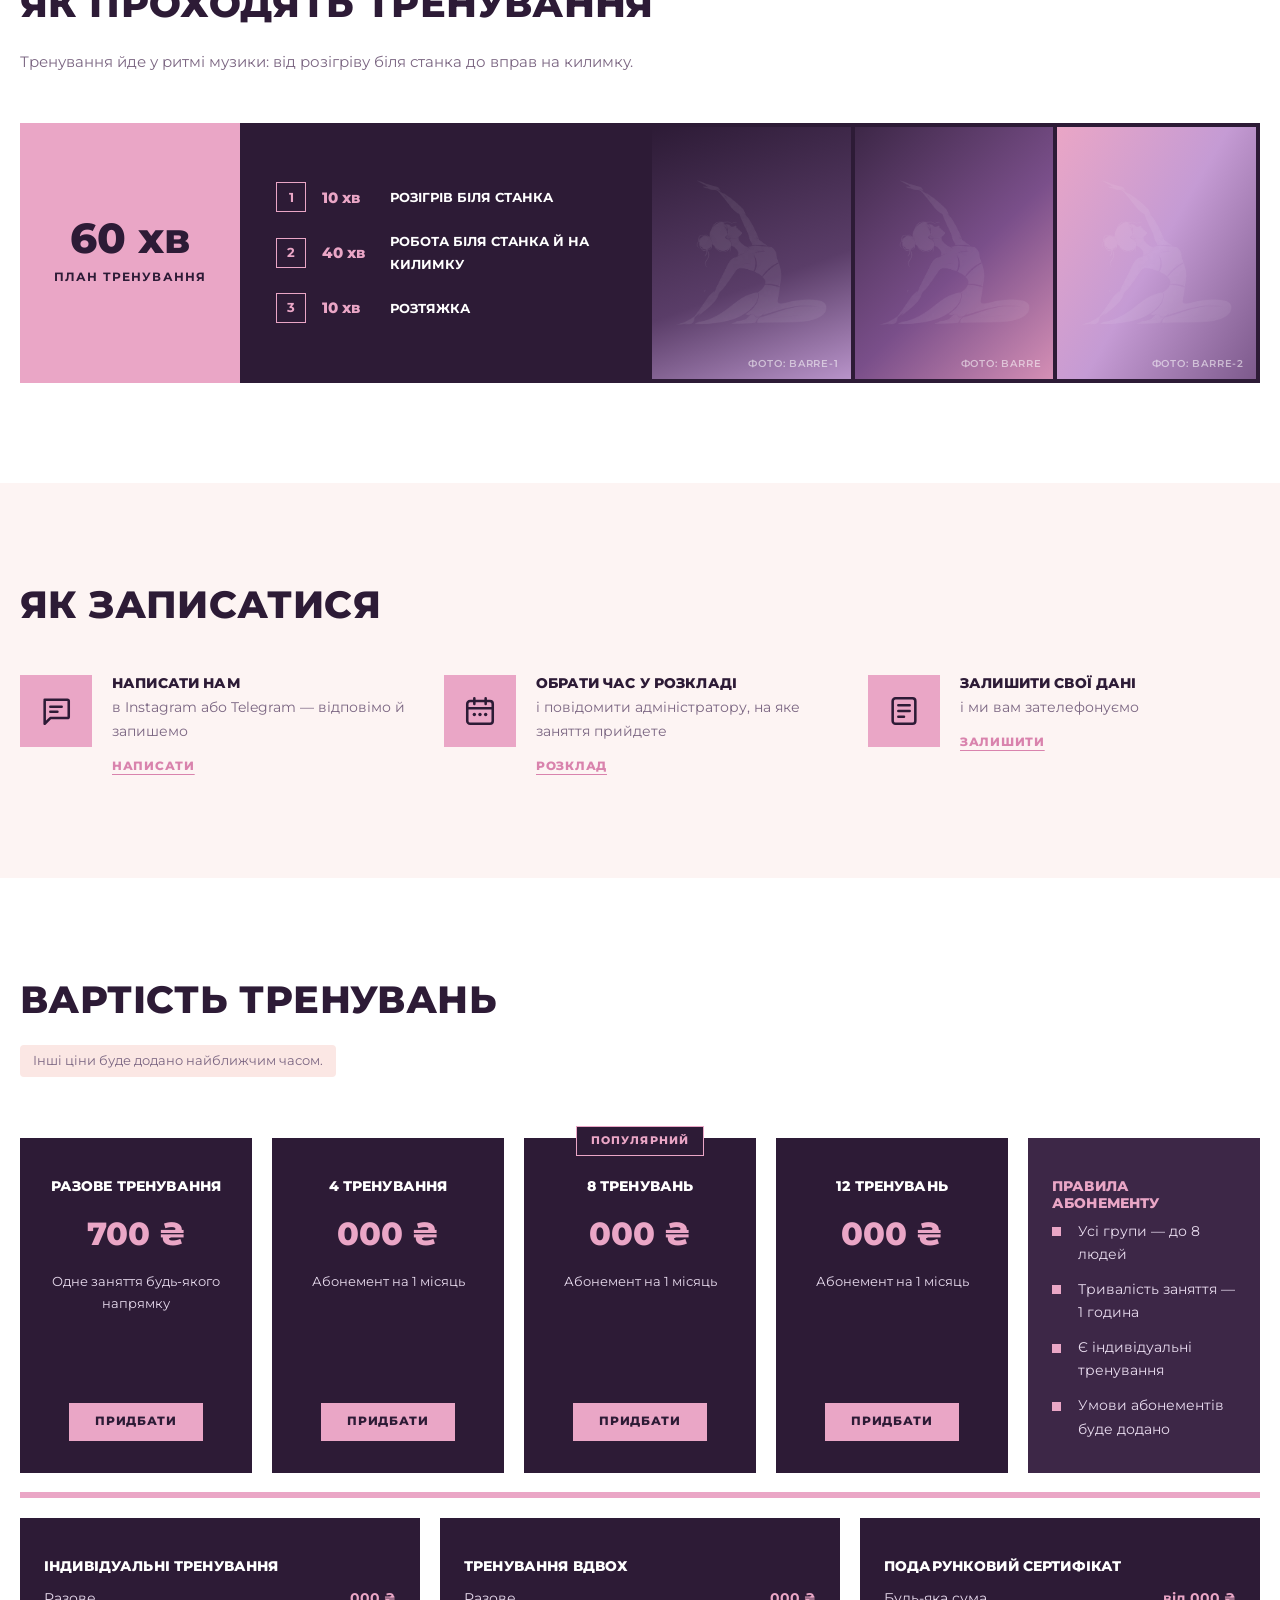
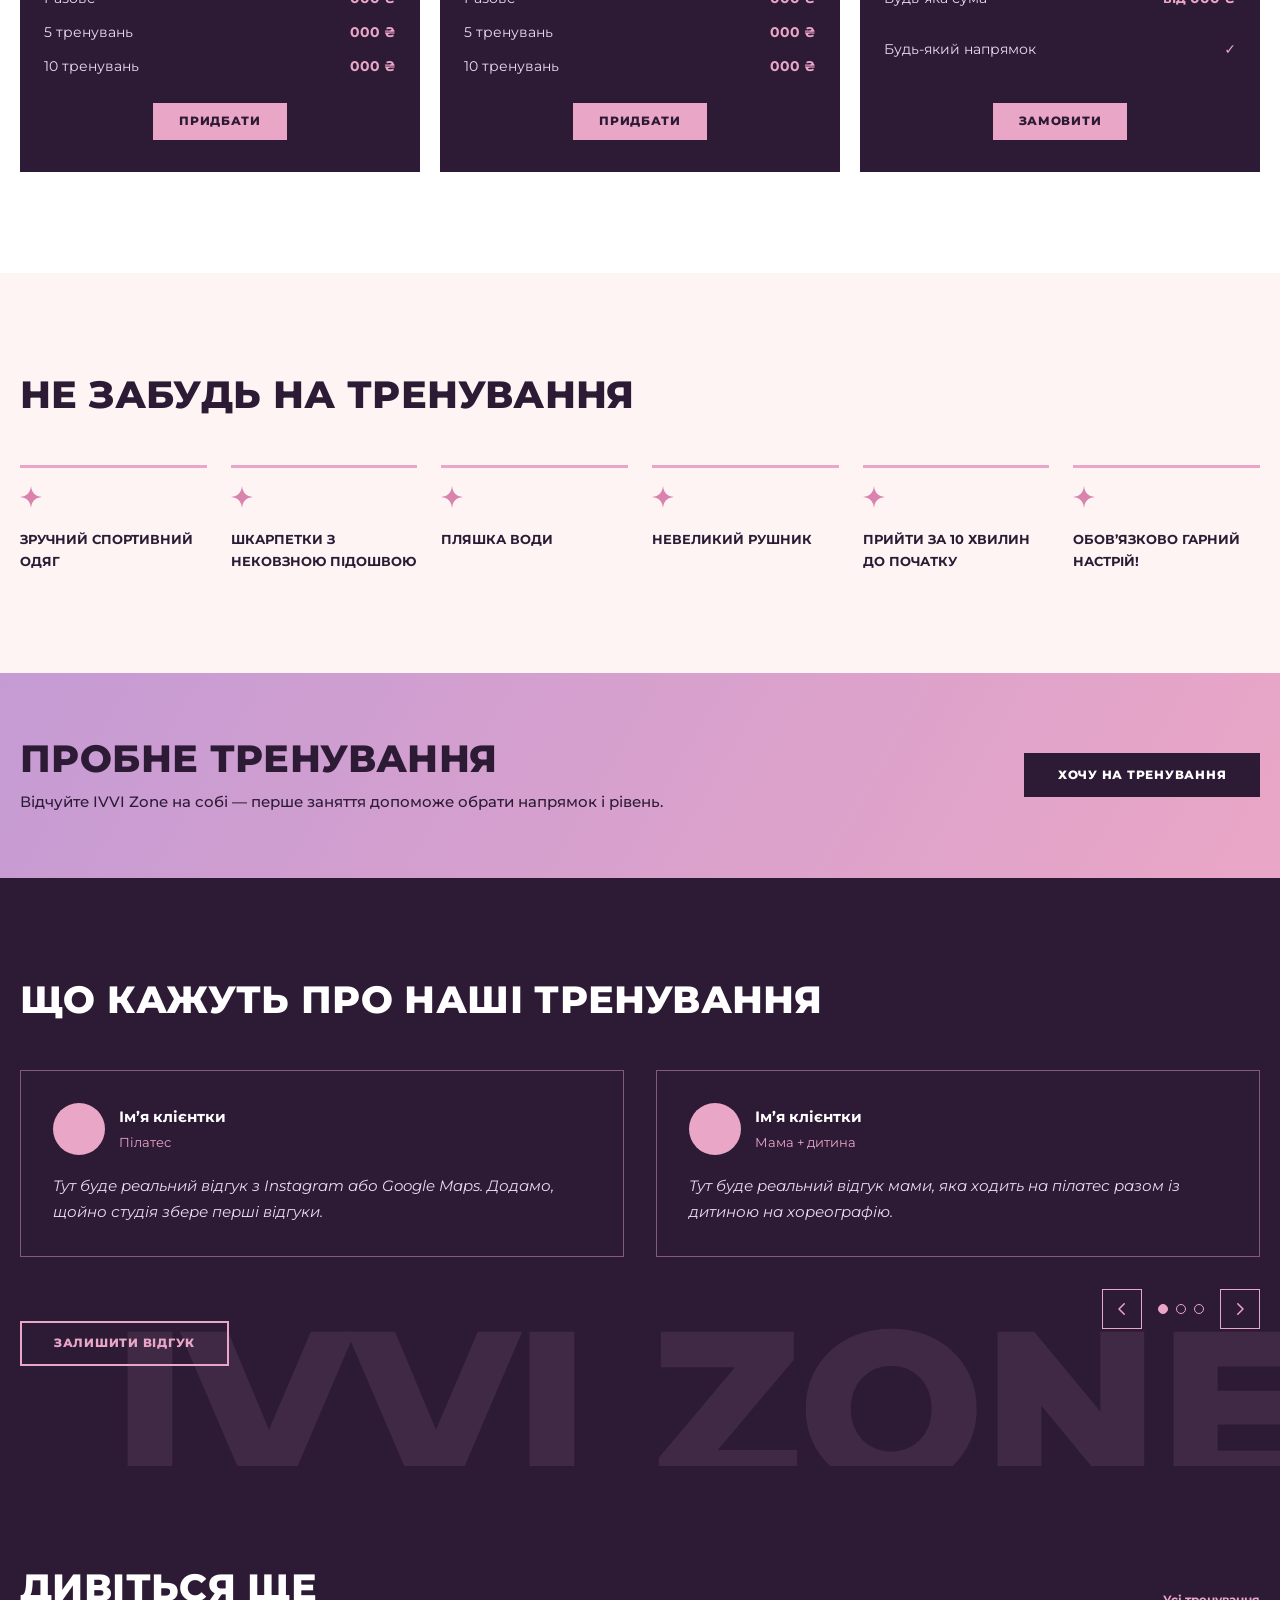
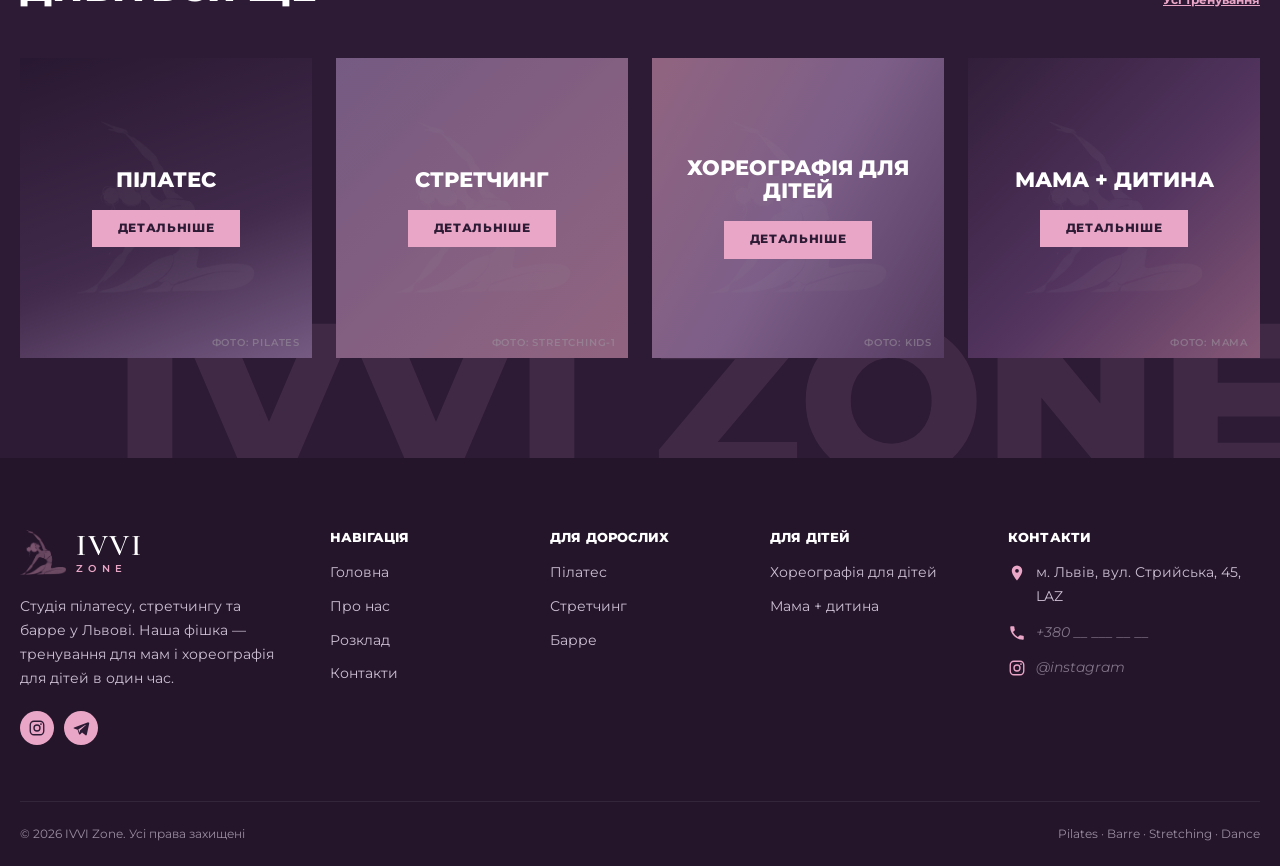
<file: barre.html>
<!doctype html>
<html lang="uk">
<head>
  <meta charset="utf-8">
  <meta name="viewport" content="width=device-width, initial-scale=1">
  <title>Барре у Львові — тренування біля балетного станка, IVVI Zone</title>
  <meta name="description" content="Барре у Львові: балетний станок, пілатес і фітнес в одному. Тонус ніг, сідниць і гарна постава.">
  <meta name="theme-color" content="#2f1d38">
  <link rel="icon" type="image/png" href="assets/favicon.png">
  <link rel="apple-touch-icon" href="assets/apple-touch-icon.png">
  <link rel="preconnect" href="https://fonts.googleapis.com">
  <link rel="preconnect" href="https://fonts.gstatic.com" crossorigin>
  <link href="https://fonts.googleapis.com/css2?family=Cormorant+Garamond:ital,wght@0,500;0,600;1,500&family=Montserrat:wght@400;500;600;700;800&display=swap" rel="stylesheet">
  <link rel="stylesheet" href="styles.css">
</head>
<body>
<header class="header" id="top">
  <div class="container header__inner">
    <a class="logo" href="index.html" aria-label="IVVI Zone — на головну">
      <img src="assets/mark-pink.webp" alt="" width="46" height="45">
      <span class="logo__text">IVVI<small>zone</small></span>
    </a>
    <nav class="menu" id="menu" aria-label="Головне меню">
      <ul class="menu__list">
        <li><a href="index.html#about">Про нас</a></li>
        <li class="menu__drop">
          <button class="menu__toggle is-current" type="button" aria-expanded="false">Тренування <svg viewBox="0 0 24 24" aria-hidden="true"><path d="m6 9 6 6 6-6" fill="none" stroke="currentColor" stroke-width="2" stroke-linecap="round" stroke-linejoin="round"/></svg></button>
          <div class="dropdown">
            <div><p class="dropdown__title">Дорослим</p><ul><li><a href="pilates.html">Пілатес</a></li><li><a href="stretching.html">Стретчинг</a></li><li><a href="barre.html">Барре</a></li></ul></div>
            <div><p class="dropdown__title">Дітям</p><ul><li><a href="choreography.html">Хореографія для дітей</a></li><li><a href="mama.html">Мама + дитина</a></li></ul></div>
          </div>
        </li>
        <li><a href="mama.html">Мама + дитина</a></li>
        <li><a href="schedule.html">Розклад</a></li>
        <li><a href="contacts.html">Контакти</a></li>
      </ul>
      <div class="menu__side">
        <div class="socials ">
      <a href="#" aria-label="Instagram"><svg viewBox="0 0 24 24" aria-hidden="true"><rect x="3" y="3" width="18" height="18" rx="5" fill="none" stroke="currentColor" stroke-width="1.8"/><circle cx="12" cy="12" r="4" fill="none" stroke="currentColor" stroke-width="1.8"/><circle cx="17.3" cy="6.7" r="1.2" fill="currentColor"/></svg></a>
      <a href="#" aria-label="Telegram"><svg viewBox="0 0 24 24" aria-hidden="true"><path d="M21.5 4.2 2.9 11.4c-1 .4-1 1.1-.2 1.4l4.8 1.5 1.8 5.6c.2.6.4.8.9.8.4 0 .6-.2.9-.4l2.3-2.2 4.7 3.5c.9.5 1.5.2 1.7-.8l3.1-14.6c.3-1.3-.5-1.9-1.4-1.5ZM8.4 14l9.3-5.9c.5-.3.9-.1.5.2l-7.6 6.9-.3 3.2L8.4 14Z" fill="currentColor"/></svg></a>
    </div>
        <a class="header__phone" href="contacts.html">+380 __ ___ __ __</a>
        <a class="btn btn--pink" href="schedule.html">Розклад</a>
      </div>
    </nav>
    <button class="burger" id="burger" type="button" aria-label="Відкрити меню" aria-expanded="false" aria-controls="menu"><span></span><span></span><span></span></button>
  </div>
</header>
<main>
<section class="page-hero">
  <div class="page-hero__bg" data-ph="2" data-ph-label="фото: barre-1"></div>
  <div class="container page-hero__inner">
    <nav class="crumbs" aria-label="Навігація"><a href="index.html">IVVI Zone</a> / <a href="index.html#trainings">Тренування для дорослих</a> / <span>Барре</span></nav>
    <h1>Барре</h1>
    
    <div class="page-hero__actions">
        <a class="btn btn--pink" href="schedule.html">Розклад</a>
        <a class="btn btn--outline-light" href="#more">Детальніше</a>
      </div>
  </div>
  <button class="page-hero__play" type="button" data-modal-open aria-label="Записатися"><svg viewBox="0 0 24 24" aria-hidden="true"><path d="M8 5v14l11-7z" fill="currentColor"/></svg></button>
</section>
<section class="section section--pink about" id="more">
  <span class="watermark" aria-hidden="true">IVVI ZONE</span>
  <div class="container about__grid">
    <div class="about__text anim anim--left">
      <h2>Про барре</h2>
      <p>Барре — тренування біля балетного станка, що поєднує елементи балету, пілатесу та фітнесу. Невеликі амплітуди, багато повторів — м’язи працюють глибоко, а тіло стає підтягнутим і витонченим.</p><p>Не потрібно мати балетного досвіду: тренер покаже базові позиції й підкаже, як тримати поставу.</p>
      <button class="btn btn--dark" type="button" data-modal-open>Потрібна консультація</button>
    </div>
    <div class="about__pics anim anim--right">
      <div class="about__pic about__pic--1" data-ph="0" data-ph-label="фото: barre"></div>
      <div class="about__pic about__pic--2" data-ph="3" data-ph-label="фото: barre-2"></div>
    </div>
  </div>
</section>
<section class="section section--dark section--tight">
  <div class="container"><div class="adv-grid"><article class="adv"><h3>Малі групи</h3><p>До 8 людей на занятті — тренер бачить кожну, поправляє техніку й підбирає навантаження.</p></article><article class="adv"><h3>Будь-який рівень</h3><p>Можна прийти з нуля, після пологів чи довгої перерви — є варіанти вправ для кожної.</p></article><article class="adv"><h3>Безпека</h3><p>Плавні контрольовані рухи без ударного навантаження: бережемо спину, коліна та суглоби.</p></article></div></div>
</section>
<section class="section">
  <span class="watermark" aria-hidden="true">IVVI ZONE</span>
  <div class="container">
    <div class="section__head anim anim--fade">
      <h2>Як проходять тренування</h2>
      <p>Тренування йде у ритмі музики: від розігріву біля станка до вправ на килимку.</p>
    </div>
    <div class="plan anim anim--fade">
      <div class="plan__total"><b>60 хв</b><span>план тренування</span></div>
      <ol class="plan__steps"><li><span class="plan__min">10 хв</span><span class="plan__label">Розігрів біля станка</span></li><li><span class="plan__min">40 хв</span><span class="plan__label">Робота біля станка й на килимку</span></li><li><span class="plan__min">10 хв</span><span class="plan__label">Розтяжка</span></li></ol>
      <div class="plan__pics"><span class="plan__pic" data-ph="2" data-ph-label="фото: barre-1"></span><span class="plan__pic" data-ph="0" data-ph-label="фото: barre"></span><span class="plan__pic" data-ph="3" data-ph-label="фото: barre-2"></span></div>
    </div>
  </div>
</section>
<section class="section section--soft">
  <div class="container">
    <div class="section__head anim anim--fade"><h2>Як записатися</h2></div>
    <div class="ways"><div class="way anim anim--fade"><span class="way__icon"><svg viewBox="0 0 24 24" aria-hidden="true"><path d="M4 4h16a1 1 0 0 1 1 1v11a1 1 0 0 1-1 1H8l-4 4V5a1 1 0 0 1 1-1Z" fill="none" stroke="currentColor" stroke-width="1.8" stroke-linejoin="round"/><path d="M8 9h8M8 12.5h5" stroke="currentColor" stroke-width="1.8" stroke-linecap="round"/></svg></span><div><h3>Написати нам</h3><p>в Instagram або Telegram — відповімо й запишемо</p><a class="way__link" href="#">Написати</a></div></div><div class="way anim anim--fade"><span class="way__icon"><svg viewBox="0 0 24 24" aria-hidden="true"><rect x="3" y="5" width="18" height="16" rx="2" fill="none" stroke="currentColor" stroke-width="1.8"/><path d="M3 10h18M8 3v4M16 3v4" stroke="currentColor" stroke-width="1.8" stroke-linecap="round"/><circle cx="8" cy="14.5" r="1.2" fill="currentColor"/><circle cx="12" cy="14.5" r="1.2" fill="currentColor"/><circle cx="16" cy="14.5" r="1.2" fill="currentColor"/></svg></span><div><h3>Обрати час у розкладі</h3><p>і повідомити адміністратору, на яке заняття прийдете</p><a class="way__link" href="schedule.html">Розклад</a></div></div><div class="way anim anim--fade"><span class="way__icon"><svg viewBox="0 0 24 24" aria-hidden="true"><rect x="4" y="3" width="16" height="18" rx="2" fill="none" stroke="currentColor" stroke-width="1.8"/><path d="M8 8h8M8 12h8M8 16h4" stroke="currentColor" stroke-width="1.8" stroke-linecap="round"/></svg></span><div><h3>Залишити свої дані</h3><p>і ми вам зателефонуємо</p><button class="way__link" type="button" data-modal-open>Залишити</button></div></div></div>
  </div>
</section>
<section class="section" id="prices">
  <div class="container">
    <div class="section__head anim anim--fade"><h2>Вартість тренувань</h2><p class="placeholder-note">Інші ціни буде додано найближчим часом.</p></div>
    <div class="prices">
      <article class="price anim anim--rotate">
  
  <h3>Разове тренування</h3>
  <p class="price__value">700 ₴</p>
  <p class="price__note">Одне заняття будь-якого напрямку</p>
  <button class="btn btn--pink btn--sm" type="button" data-modal-open>Придбати</button>
</article><article class="price anim anim--rotate">
  
  <h3>4 тренування</h3>
  <p class="price__value">000 ₴</p>
  <p class="price__note">Абонемент на 1 місяць</p>
  <button class="btn btn--pink btn--sm" type="button" data-modal-open>Придбати</button>
</article><article class="price anim anim--rotate">
  <span class="price__tag">Популярний</span>
  <h3>8 тренувань</h3>
  <p class="price__value">000 ₴</p>
  <p class="price__note">Абонемент на 1 місяць</p>
  <button class="btn btn--pink btn--sm" type="button" data-modal-open>Придбати</button>
</article><article class="price anim anim--rotate">
  
  <h3>12 тренувань</h3>
  <p class="price__value">000 ₴</p>
  <p class="price__note">Абонемент на 1 місяць</p>
  <button class="btn btn--pink btn--sm" type="button" data-modal-open>Придбати</button>
</article>
      <aside class="price price--rules anim anim--rotate">
        <h3>Правила абонементу</h3>
        <ul class="bullets bullets--small"><li>Усі групи — до 8 людей</li><li>Тривалість заняття — 1 година</li><li>Є індивідуальні тренування</li><li>Умови абонементів буде додано</li></ul>
      </aside>
    </div>
    <div class="prices__extra"><article class="price price--row anim anim--rotate">
  <h3>Індивідуальні тренування</h3>
  <ul class="price__list"><li><span>Разове</span><b>000 ₴</b></li><li><span>5 тренувань</span><b>000 ₴</b></li><li><span>10 тренувань</span><b>000 ₴</b></li></ul>
  <button class="btn btn--pink btn--sm" type="button" data-modal-open>Придбати</button>
</article><article class="price price--row anim anim--rotate">
  <h3>Тренування вдвох</h3>
  <ul class="price__list"><li><span>Разове</span><b>000 ₴</b></li><li><span>5 тренувань</span><b>000 ₴</b></li><li><span>10 тренувань</span><b>000 ₴</b></li></ul>
  <button class="btn btn--pink btn--sm" type="button" data-modal-open>Придбати</button>
</article><article class="price price--row anim anim--rotate">
  <h3>Подарунковий сертифікат</h3>
  <ul class="price__list"><li><span>Будь-яка сума</span><b>від 000 ₴</b></li><li><span>Будь-який напрямок</span><b>✓</b></li></ul>
  <button class="btn btn--pink btn--sm" type="button" data-modal-open>Замовити</button>
</article></div>
  </div>
</section>
<section class="section section--soft">
  <div class="container">
    <div class="section__head anim anim--fade"><h2>Не забудь на тренування</h2></div>
    <ul class="checklist"><li class="anim anim--fade"><span><svg viewBox="0 0 24 24" aria-hidden="true"><path d="M12 0C12.9 7.6 16.4 11.1 24 12C16.4 12.9 12.9 16.4 12 24C11.1 16.4 7.6 12.9 0 12C7.6 11.1 11.1 7.6 12 0Z" fill="currentColor"/></svg></span>Зручний спортивний одяг</li><li class="anim anim--fade"><span><svg viewBox="0 0 24 24" aria-hidden="true"><path d="M12 0C12.9 7.6 16.4 11.1 24 12C16.4 12.9 12.9 16.4 12 24C11.1 16.4 7.6 12.9 0 12C7.6 11.1 11.1 7.6 12 0Z" fill="currentColor"/></svg></span>Шкарпетки з нековзною підошвою</li><li class="anim anim--fade"><span><svg viewBox="0 0 24 24" aria-hidden="true"><path d="M12 0C12.9 7.6 16.4 11.1 24 12C16.4 12.9 12.9 16.4 12 24C11.1 16.4 7.6 12.9 0 12C7.6 11.1 11.1 7.6 12 0Z" fill="currentColor"/></svg></span>Пляшка води</li><li class="anim anim--fade"><span><svg viewBox="0 0 24 24" aria-hidden="true"><path d="M12 0C12.9 7.6 16.4 11.1 24 12C16.4 12.9 12.9 16.4 12 24C11.1 16.4 7.6 12.9 0 12C7.6 11.1 11.1 7.6 12 0Z" fill="currentColor"/></svg></span>Невеликий рушник</li><li class="anim anim--fade"><span><svg viewBox="0 0 24 24" aria-hidden="true"><path d="M12 0C12.9 7.6 16.4 11.1 24 12C16.4 12.9 12.9 16.4 12 24C11.1 16.4 7.6 12.9 0 12C7.6 11.1 11.1 7.6 12 0Z" fill="currentColor"/></svg></span>Прийти за 10 хвилин до початку</li><li class="anim anim--fade"><span><svg viewBox="0 0 24 24" aria-hidden="true"><path d="M12 0C12.9 7.6 16.4 11.1 24 12C16.4 12.9 12.9 16.4 12 24C11.1 16.4 7.6 12.9 0 12C7.6 11.1 11.1 7.6 12 0Z" fill="currentColor"/></svg></span>Обов’язково гарний настрій!</li></ul>
  </div>
</section>
<section class="trial">
  <div class="container trial__inner">
    <div class="trial__text anim anim--tilt">
      <h2>Пробне тренування</h2>
      <p>Відчуйте IVVI Zone на собі — перше заняття допоможе обрати напрямок і рівень.</p>
    </div>
    <button class="btn btn--dark btn--beat anim" type="button" data-modal-open>Хочу на тренування</button>
  </div>
</section>
<section class="section section--dark">
  <span class="watermark" aria-hidden="true">IVVI ZONE</span>
  <div class="container">
    <div class="section__head section__head--row">
      <h2>Що кажуть про наші тренування</h2>
    </div>
    <div class="slider slider--dark slider--reviews" data-slider data-per-view="2">
  <div class="slider__viewport"><div class="slider__track"><div class="slider__slide"><article class="review">
  <div class="review__head"><span class="review__avatar"><svg viewBox="0 0 24 24" aria-hidden="true"><path d="M12 0C12.9 7.6 16.4 11.1 24 12C16.4 12.9 12.9 16.4 12 24C11.1 16.4 7.6 12.9 0 12C7.6 11.1 11.1 7.6 12 0Z" fill="currentColor"/></svg></span><div><b>Ім’я клієнтки</b><span>Пілатес</span></div></div>
  <p>Тут буде реальний відгук з Instagram або Google Maps. Додамо, щойно студія збере перші відгуки.</p>
</article></div><div class="slider__slide"><article class="review">
  <div class="review__head"><span class="review__avatar"><svg viewBox="0 0 24 24" aria-hidden="true"><path d="M12 0C12.9 7.6 16.4 11.1 24 12C16.4 12.9 12.9 16.4 12 24C11.1 16.4 7.6 12.9 0 12C7.6 11.1 11.1 7.6 12 0Z" fill="currentColor"/></svg></span><div><b>Ім’я клієнтки</b><span>Мама + дитина</span></div></div>
  <p>Тут буде реальний відгук мами, яка ходить на пілатес разом із дитиною на хореографію.</p>
</article></div><div class="slider__slide"><article class="review">
  <div class="review__head"><span class="review__avatar"><svg viewBox="0 0 24 24" aria-hidden="true"><path d="M12 0C12.9 7.6 16.4 11.1 24 12C16.4 12.9 12.9 16.4 12 24C11.1 16.4 7.6 12.9 0 12C7.6 11.1 11.1 7.6 12 0Z" fill="currentColor"/></svg></span><div><b>Ім’я клієнтки</b><span>Стретчинг</span></div></div>
  <p>Тут буде реальний відгук про стретчинг. Можна додати фото або коротке відео.</p>
</article></div><div class="slider__slide"><article class="review">
  <div class="review__head"><span class="review__avatar"><svg viewBox="0 0 24 24" aria-hidden="true"><path d="M12 0C12.9 7.6 16.4 11.1 24 12C16.4 12.9 12.9 16.4 12 24C11.1 16.4 7.6 12.9 0 12C7.6 11.1 11.1 7.6 12 0Z" fill="currentColor"/></svg></span><div><b>Ім’я клієнтки</b><span>Хореографія</span></div></div>
  <p>Тут буде реальний відгук батьків про дитячу хореографію.</p>
</article></div></div></div>
  <div class="slider__nav">
    <button class="slider__arrow slider__arrow--prev" type="button" aria-label="Назад"><svg viewBox="0 0 24 24" aria-hidden="true"><path d="m9 5 7 7-7 7" fill="none" stroke="currentColor" stroke-width="2" stroke-linecap="round" stroke-linejoin="round"/></svg></button>
    <div class="slider__dots"></div>
    <button class="slider__arrow" type="button" aria-label="Далі"><svg viewBox="0 0 24 24" aria-hidden="true"><path d="m9 5 7 7-7 7" fill="none" stroke="currentColor" stroke-width="2" stroke-linecap="round" stroke-linejoin="round"/></svg></button>
  </div>
</div>
    <a class="btn btn--outline-pink" href="#">Залишити відгук</a>
  </div>
</section>
<section class="section section--dark">
  <span class="watermark" aria-hidden="true">IVVI ZONE</span>
  <div class="container">
    <div class="section__head section__head--row"><h2>Дивіться ще</h2><a class="link-more" href="index.html#trainings">Усі тренування</a></div>
    <div class="services services--four"><a class="service anim anim--flip" href="pilates.html">
  <span class="service__bg" data-ph="2" data-ph-label="фото: pilates"></span>
  
  <span class="service__body"><span class="service__title">Пілатес</span><span class="btn btn--pink btn--sm">Детальніше</span></span>
</a><a class="service anim anim--flip" href="stretching.html">
  <span class="service__bg" data-ph="1" data-ph-label="фото: stretching-1"></span>
  
  <span class="service__body"><span class="service__title">Стретчинг</span><span class="btn btn--pink btn--sm">Детальніше</span></span>
</a><a class="service anim anim--flip" href="choreography.html">
  <span class="service__bg" data-ph="3" data-ph-label="фото: kids"></span>
  
  <span class="service__body"><span class="service__title">Хореографія для дітей</span><span class="btn btn--pink btn--sm">Детальніше</span></span>
</a><a class="service anim anim--flip" href="mama.html">
  <span class="service__bg" data-ph="0" data-ph-label="фото: mama"></span>
  
  <span class="service__body"><span class="service__title">Мама + дитина</span><span class="btn btn--pink btn--sm">Детальніше</span></span>
</a></div>
  </div>
</section>
</main>
<footer class="footer">
  <div class="container footer__grid">
    <div class="footer__about">
      <a class="logo logo--light" href="index.html"><img src="assets/mark-pink.webp" alt="" width="46" height="45"><span class="logo__text">IVVI<small>zone</small></span></a>
      <p>Студія пілатесу, стретчингу та барре у Львові. Наша фішка — тренування для мам і хореографія для дітей в один час.</p>
      <div class="socials socials--light">
      <a href="#" aria-label="Instagram"><svg viewBox="0 0 24 24" aria-hidden="true"><rect x="3" y="3" width="18" height="18" rx="5" fill="none" stroke="currentColor" stroke-width="1.8"/><circle cx="12" cy="12" r="4" fill="none" stroke="currentColor" stroke-width="1.8"/><circle cx="17.3" cy="6.7" r="1.2" fill="currentColor"/></svg></a>
      <a href="#" aria-label="Telegram"><svg viewBox="0 0 24 24" aria-hidden="true"><path d="M21.5 4.2 2.9 11.4c-1 .4-1 1.1-.2 1.4l4.8 1.5 1.8 5.6c.2.6.4.8.9.8.4 0 .6-.2.9-.4l2.3-2.2 4.7 3.5c.9.5 1.5.2 1.7-.8l3.1-14.6c.3-1.3-.5-1.9-1.4-1.5ZM8.4 14l9.3-5.9c.5-.3.9-.1.5.2l-7.6 6.9-.3 3.2L8.4 14Z" fill="currentColor"/></svg></a>
    </div>
    </div>
    <div>
      <h3>Навігація</h3>
      <ul>
        <li><a href="index.html">Головна</a></li>
        <li><a href="index.html#about">Про нас</a></li>
        <li><a href="schedule.html">Розклад</a></li>
        <li><a href="contacts.html">Контакти</a></li>
      </ul>
    </div>
    <div><h3>Для дорослих</h3><ul><li><a href="pilates.html">Пілатес</a></li><li><a href="stretching.html">Стретчинг</a></li><li><a href="barre.html">Барре</a></li></ul></div>
    <div><h3>Для дітей</h3><ul><li><a href="choreography.html">Хореографія для дітей</a></li><li><a href="mama.html">Мама + дитина</a></li></ul></div>
    <div class="footer__contacts">
      <h3>Контакти</h3>
      <p class="footer__line"><svg viewBox="0 0 24 24" aria-hidden="true"><path d="M12 2a7 7 0 0 0-7 7c0 5.2 7 13 7 13s7-7.8 7-13a7 7 0 0 0-7-7Zm0 9.5A2.5 2.5 0 1 1 12 6.5a2.5 2.5 0 0 1 0 5Z" fill="currentColor"/></svg><span>м. Львів, вул. Стрийська, 45, LAZ</span></p>
      <p class="footer__line"><svg viewBox="0 0 24 24" aria-hidden="true"><path d="M6.6 10.8a15.1 15.1 0 0 0 6.6 6.6l2.2-2.2c.3-.3.7-.4 1-.2 1.1.4 2.3.6 3.6.6.6 0 1 .4 1 1V20c0 .6-.4 1-1 1A17 17 0 0 1 3 4c0-.6.4-1 1-1h3.5c.6 0 1 .4 1 1 0 1.3.2 2.5.6 3.6.1.3 0 .7-.2 1l-2.3 2.2Z" fill="currentColor"/></svg><span class="placeholder">+380 __ ___ __ __</span></p>
      <p class="footer__line"><svg viewBox="0 0 24 24" aria-hidden="true"><rect x="3" y="3" width="18" height="18" rx="5" fill="none" stroke="currentColor" stroke-width="1.8"/><circle cx="12" cy="12" r="4" fill="none" stroke="currentColor" stroke-width="1.8"/><circle cx="17.3" cy="6.7" r="1.2" fill="currentColor"/></svg><span class="placeholder">@instagram</span></p>
    </div>
  </div>
  <div class="container footer__bottom">
    <span>© <span data-year>2026</span> IVVI Zone. Усі права захищені</span>
    <span>Pilates · Barre · Stretching · Dance</span>
  </div>
</footer>
<button class="callback" type="button" data-modal-open aria-label="Записатися на тренування">
  <span class="callback__ring"></span><svg viewBox="0 0 24 24" aria-hidden="true"><path d="M6.6 10.8a15.1 15.1 0 0 0 6.6 6.6l2.2-2.2c.3-.3.7-.4 1-.2 1.1.4 2.3.6 3.6.6.6 0 1 .4 1 1V20c0 .6-.4 1-1 1A17 17 0 0 1 3 4c0-.6.4-1 1-1h3.5c.6 0 1 .4 1 1 0 1.3.2 2.5.6 3.6.1.3 0 .7-.2 1l-2.3 2.2Z" fill="currentColor"/></svg>
</button>
<div class="modal" id="modal" role="dialog" aria-modal="true" aria-labelledby="modal-title" hidden>
  <div class="modal__backdrop" data-modal-close></div>
  <div class="modal__box">
    <button class="modal__close" type="button" data-modal-close aria-label="Закрити">×</button>
    <h2 id="modal-title">Запис на тренування</h2>
    <p>Залиште контакти — адміністратор зателефонує, підбере зручний час і відповість на питання.</p>
    <form class="form" data-form novalidate>
      <input name="name" type="text" placeholder="Ваше ім’я" autocomplete="given-name" required>
      <input name="phone" type="tel" placeholder="+380" autocomplete="tel" required>
      <select name="direction" data-direction><option>Пілатес</option><option>Стретчинг</option><option>Барре</option><option>Хореографія для дитини</option><option>Мама + дитина</option><option>Індивідуальне тренування</option></select>
      <input name="age" type="number" min="3" max="14" placeholder="Вік дитини" data-age hidden>
      <button class="btn btn--pink btn--wide" type="submit">Хочу на тренування</button>
      <p class="form__status" role="status" aria-live="polite"></p>
    </form>
  </div>
</div>
<script src="script.js"></script>
</body>
</html>
</file>
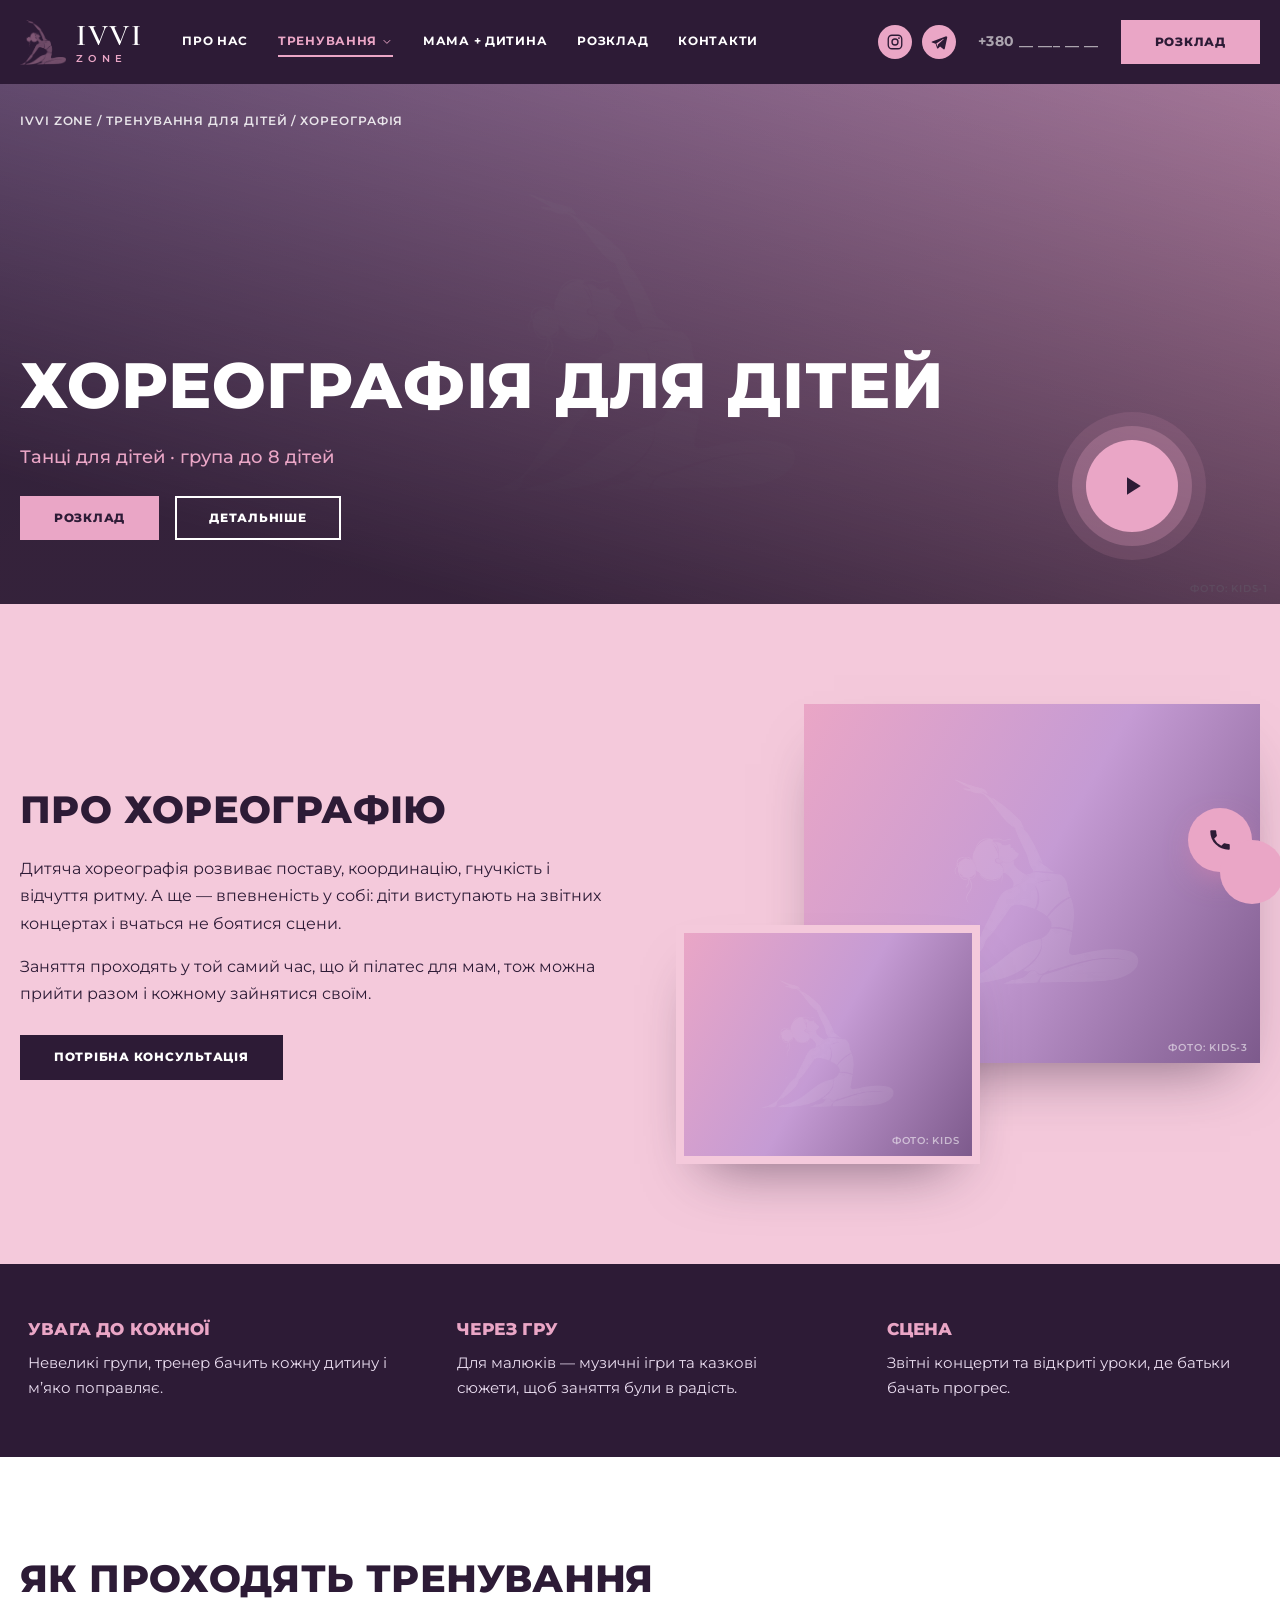
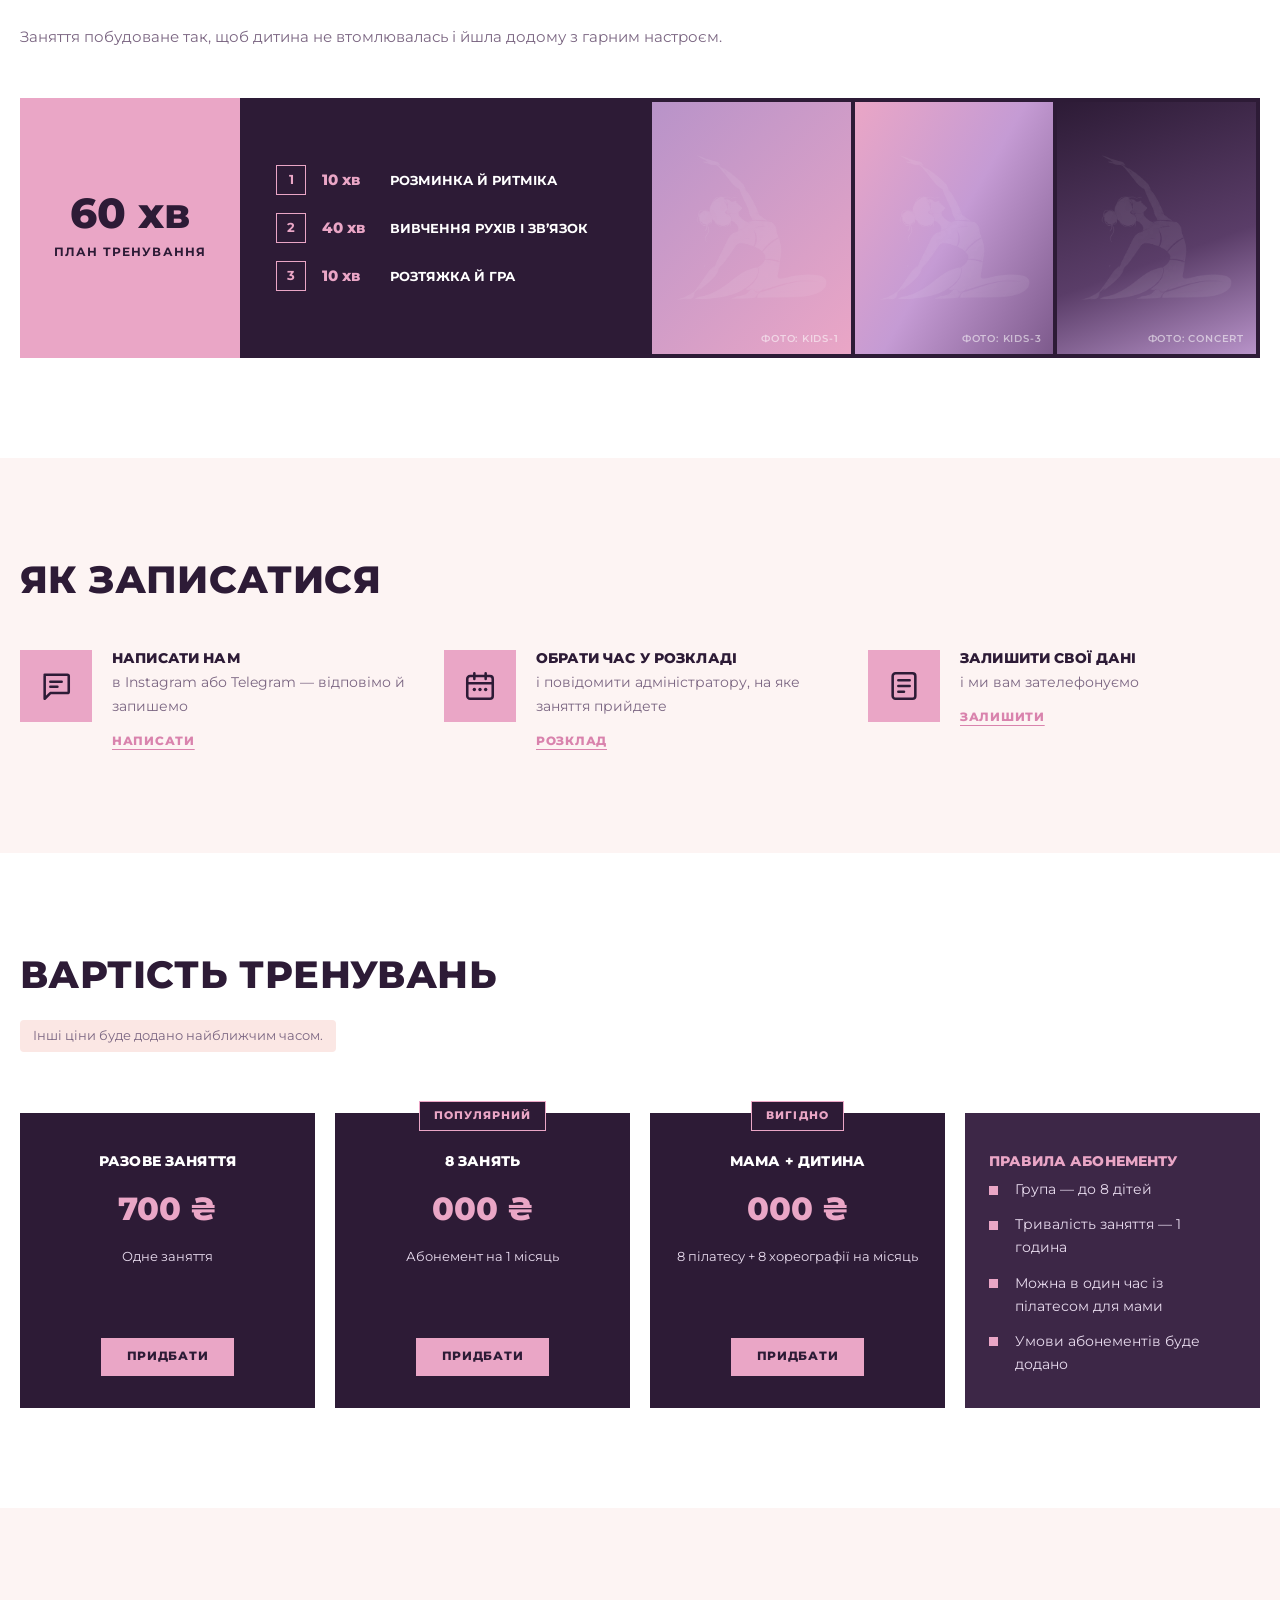
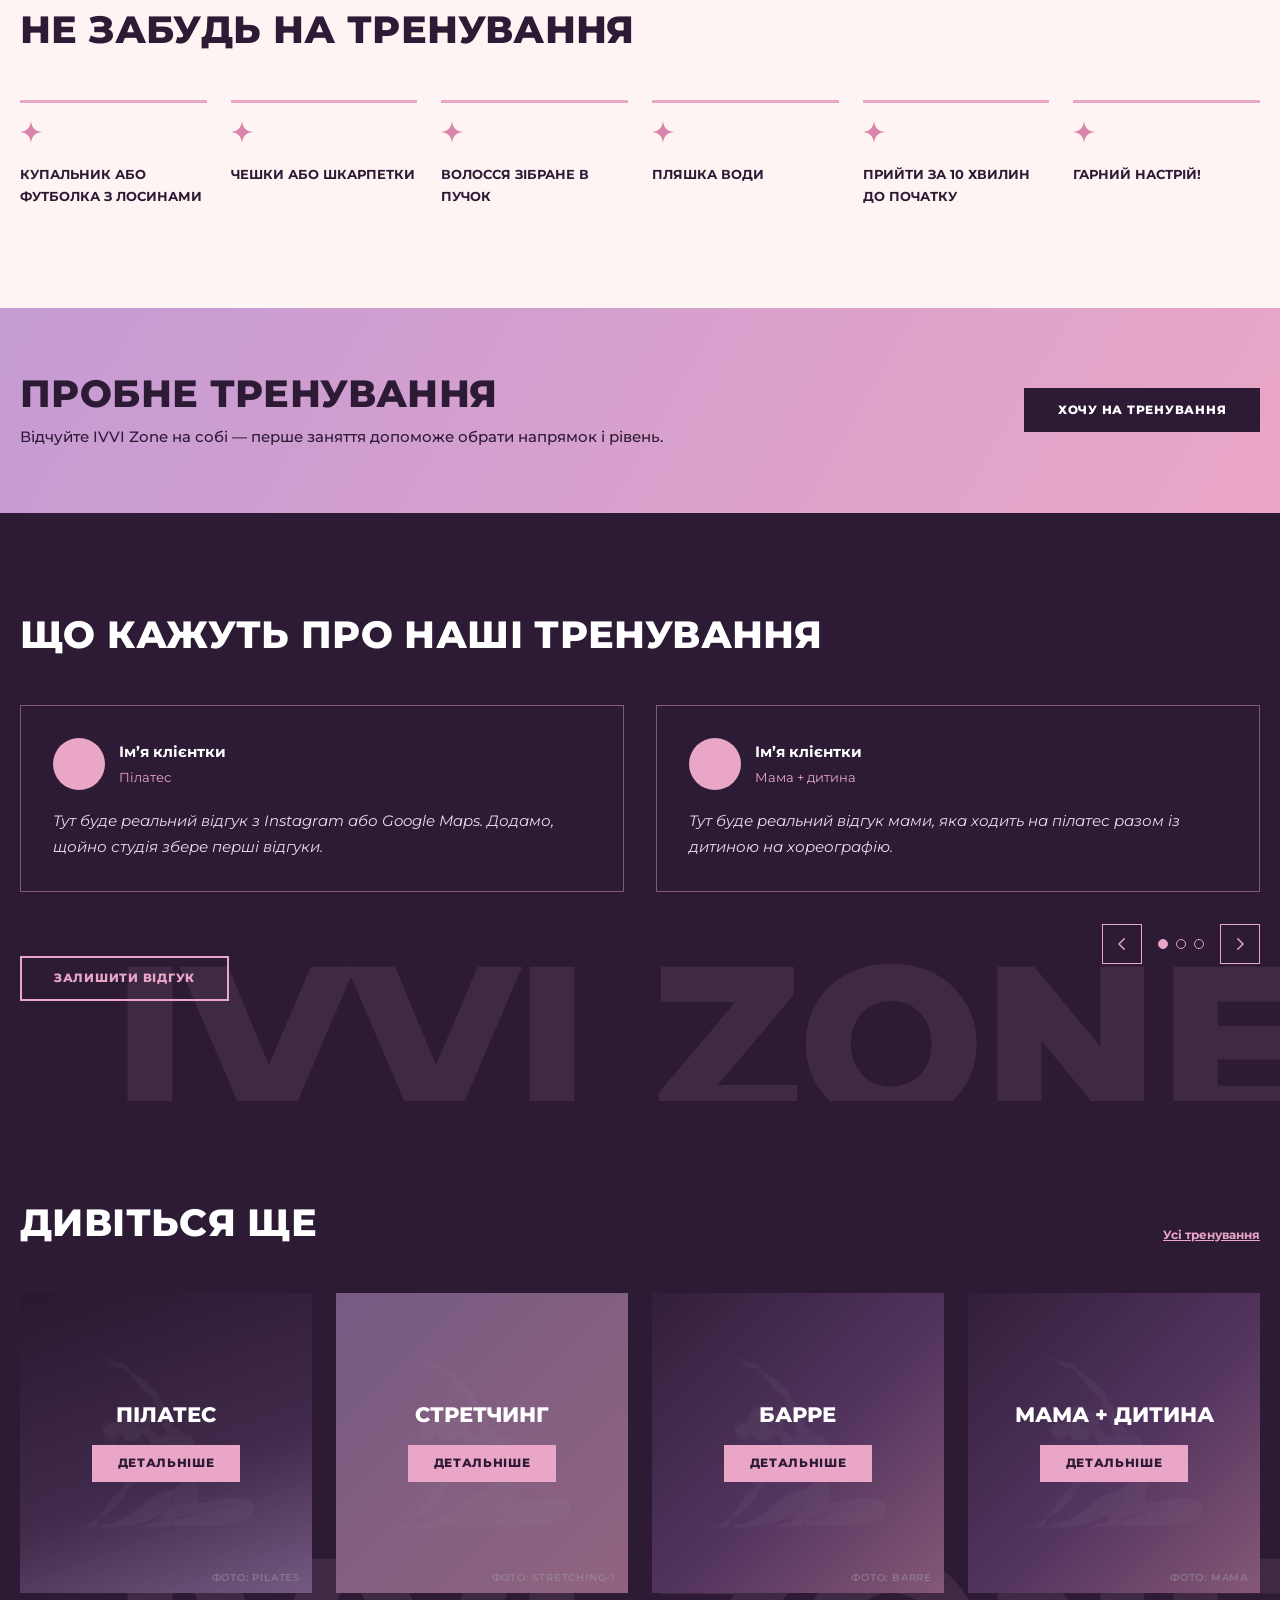
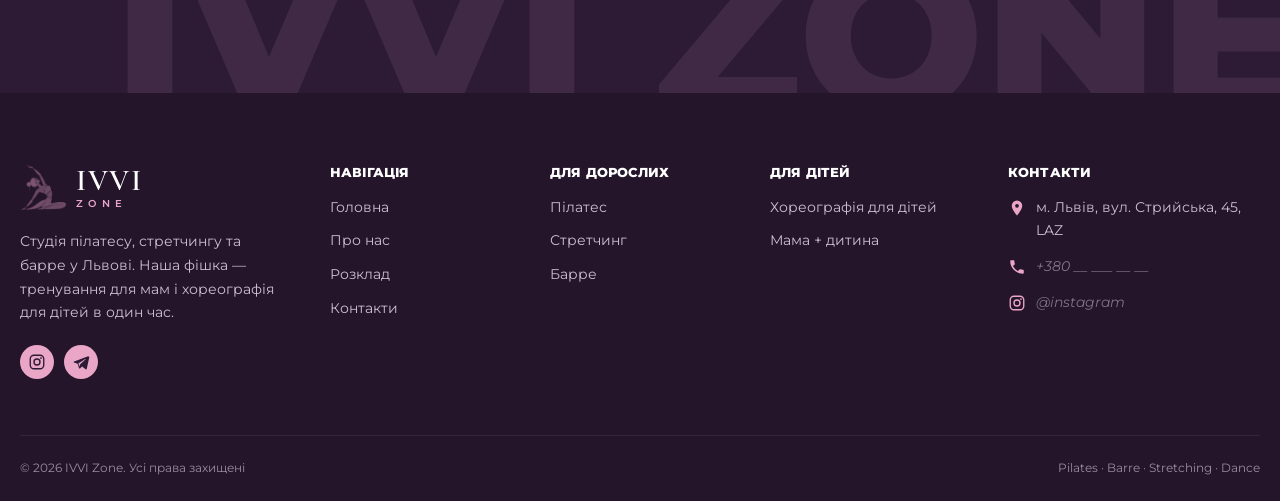
<file: choreography.html>
<!doctype html>
<html lang="uk">
<head>
  <meta charset="utf-8">
  <meta name="viewport" content="width=device-width, initial-scale=1">
  <title>Хореографія для дітей у Львові — IVVI Zone</title>
  <meta name="description" content="Дитяча хореографія у Львові: група до 8 дітей, заняття 1 година. У той самий час, що й пілатес для мам.">
  <meta name="theme-color" content="#2f1d38">
  <link rel="icon" type="image/png" href="assets/favicon.png">
  <link rel="apple-touch-icon" href="assets/apple-touch-icon.png">
  <link rel="preconnect" href="https://fonts.googleapis.com">
  <link rel="preconnect" href="https://fonts.gstatic.com" crossorigin>
  <link href="https://fonts.googleapis.com/css2?family=Cormorant+Garamond:ital,wght@0,500;0,600;1,500&family=Montserrat:wght@400;500;600;700;800&display=swap" rel="stylesheet">
  <link rel="stylesheet" href="styles.css">
</head>
<body>
<header class="header" id="top">
  <div class="container header__inner">
    <a class="logo" href="index.html" aria-label="IVVI Zone — на головну">
      <img src="assets/mark-pink.webp" alt="" width="46" height="45">
      <span class="logo__text">IVVI<small>zone</small></span>
    </a>
    <nav class="menu" id="menu" aria-label="Головне меню">
      <ul class="menu__list">
        <li><a href="index.html#about">Про нас</a></li>
        <li class="menu__drop">
          <button class="menu__toggle is-current" type="button" aria-expanded="false">Тренування <svg viewBox="0 0 24 24" aria-hidden="true"><path d="m6 9 6 6 6-6" fill="none" stroke="currentColor" stroke-width="2" stroke-linecap="round" stroke-linejoin="round"/></svg></button>
          <div class="dropdown">
            <div><p class="dropdown__title">Дорослим</p><ul><li><a href="pilates.html">Пілатес</a></li><li><a href="stretching.html">Стретчинг</a></li><li><a href="barre.html">Барре</a></li></ul></div>
            <div><p class="dropdown__title">Дітям</p><ul><li><a href="choreography.html">Хореографія для дітей</a></li><li><a href="mama.html">Мама + дитина</a></li></ul></div>
          </div>
        </li>
        <li><a href="mama.html">Мама + дитина</a></li>
        <li><a href="schedule.html">Розклад</a></li>
        <li><a href="contacts.html">Контакти</a></li>
      </ul>
      <div class="menu__side">
        <div class="socials ">
      <a href="#" aria-label="Instagram"><svg viewBox="0 0 24 24" aria-hidden="true"><rect x="3" y="3" width="18" height="18" rx="5" fill="none" stroke="currentColor" stroke-width="1.8"/><circle cx="12" cy="12" r="4" fill="none" stroke="currentColor" stroke-width="1.8"/><circle cx="17.3" cy="6.7" r="1.2" fill="currentColor"/></svg></a>
      <a href="#" aria-label="Telegram"><svg viewBox="0 0 24 24" aria-hidden="true"><path d="M21.5 4.2 2.9 11.4c-1 .4-1 1.1-.2 1.4l4.8 1.5 1.8 5.6c.2.6.4.8.9.8.4 0 .6-.2.9-.4l2.3-2.2 4.7 3.5c.9.5 1.5.2 1.7-.8l3.1-14.6c.3-1.3-.5-1.9-1.4-1.5ZM8.4 14l9.3-5.9c.5-.3.9-.1.5.2l-7.6 6.9-.3 3.2L8.4 14Z" fill="currentColor"/></svg></a>
    </div>
        <a class="header__phone" href="contacts.html">+380 __ ___ __ __</a>
        <a class="btn btn--pink" href="schedule.html">Розклад</a>
      </div>
    </nav>
    <button class="burger" id="burger" type="button" aria-label="Відкрити меню" aria-expanded="false" aria-controls="menu"><span></span><span></span><span></span></button>
  </div>
</header>
<main>
<section class="page-hero">
  <div class="page-hero__bg" data-ph="1" data-ph-label="фото: kids-1"></div>
  <div class="container page-hero__inner">
    <nav class="crumbs" aria-label="Навігація"><a href="index.html">IVVI Zone</a> / <a href="index.html#kids">Тренування для дітей</a> / <span>Хореографія</span></nav>
    <h1>Хореографія для дітей</h1>
    <p class="page-hero__sub">Танці для дітей · група до 8 дітей</p>
    <div class="page-hero__actions">
        <a class="btn btn--pink" href="schedule.html">Розклад</a>
        <a class="btn btn--outline-light" href="#more">Детальніше</a>
      </div>
  </div>
  <button class="page-hero__play" type="button" data-modal-open aria-label="Записатися"><svg viewBox="0 0 24 24" aria-hidden="true"><path d="M8 5v14l11-7z" fill="currentColor"/></svg></button>
</section>
<section class="section section--pink about" id="more">
  <span class="watermark" aria-hidden="true">IVVI ZONE</span>
  <div class="container about__grid">
    <div class="about__text anim anim--left">
      <h2>Про хореографію</h2>
      <p>Дитяча хореографія розвиває поставу, координацію, гнучкість і відчуття ритму. А ще — впевненість у собі: діти виступають на звітних концертах і вчаться не боятися сцени.</p><p>Заняття проходять у той самий час, що й пілатес для мам, тож можна прийти разом і кожному зайнятися своїм.</p>
      <button class="btn btn--dark" type="button" data-modal-open>Потрібна консультація</button>
    </div>
    <div class="about__pics anim anim--right">
      <div class="about__pic about__pic--1" data-ph="3" data-ph-label="фото: kids-3"></div>
      <div class="about__pic about__pic--2" data-ph="3" data-ph-label="фото: kids"></div>
    </div>
  </div>
</section>
<section class="section section--dark section--tight">
  <div class="container"><div class="adv-grid"><article class="adv"><h3>Увага до кожної</h3><p>Невеликі групи, тренер бачить кожну дитину і м’яко поправляє.</p></article><article class="adv"><h3>Через гру</h3><p>Для малюків — музичні ігри та казкові сюжети, щоб заняття були в радість.</p></article><article class="adv"><h3>Сцена</h3><p>Звітні концерти та відкриті уроки, де батьки бачать прогрес.</p></article></div></div>
</section>
<section class="section">
  <span class="watermark" aria-hidden="true">IVVI ZONE</span>
  <div class="container">
    <div class="section__head anim anim--fade">
      <h2>Як проходять тренування</h2>
      <p>Заняття побудоване так, щоб дитина не втомлювалась і йшла додому з гарним настроєм.</p>
    </div>
    <div class="plan anim anim--fade">
      <div class="plan__total"><b>60 хв</b><span>план тренування</span></div>
      <ol class="plan__steps"><li><span class="plan__min">10 хв</span><span class="plan__label">Розминка й ритміка</span></li><li><span class="plan__min">40 хв</span><span class="plan__label">Вивчення рухів і зв’язок</span></li><li><span class="plan__min">10 хв</span><span class="plan__label">Розтяжка й гра</span></li></ol>
      <div class="plan__pics"><span class="plan__pic" data-ph="1" data-ph-label="фото: kids-1"></span><span class="plan__pic" data-ph="3" data-ph-label="фото: kids-3"></span><span class="plan__pic" data-ph="2" data-ph-label="фото: concert"></span></div>
    </div>
  </div>
</section>
<section class="section section--soft">
  <div class="container">
    <div class="section__head anim anim--fade"><h2>Як записатися</h2></div>
    <div class="ways"><div class="way anim anim--fade"><span class="way__icon"><svg viewBox="0 0 24 24" aria-hidden="true"><path d="M4 4h16a1 1 0 0 1 1 1v11a1 1 0 0 1-1 1H8l-4 4V5a1 1 0 0 1 1-1Z" fill="none" stroke="currentColor" stroke-width="1.8" stroke-linejoin="round"/><path d="M8 9h8M8 12.5h5" stroke="currentColor" stroke-width="1.8" stroke-linecap="round"/></svg></span><div><h3>Написати нам</h3><p>в Instagram або Telegram — відповімо й запишемо</p><a class="way__link" href="#">Написати</a></div></div><div class="way anim anim--fade"><span class="way__icon"><svg viewBox="0 0 24 24" aria-hidden="true"><rect x="3" y="5" width="18" height="16" rx="2" fill="none" stroke="currentColor" stroke-width="1.8"/><path d="M3 10h18M8 3v4M16 3v4" stroke="currentColor" stroke-width="1.8" stroke-linecap="round"/><circle cx="8" cy="14.5" r="1.2" fill="currentColor"/><circle cx="12" cy="14.5" r="1.2" fill="currentColor"/><circle cx="16" cy="14.5" r="1.2" fill="currentColor"/></svg></span><div><h3>Обрати час у розкладі</h3><p>і повідомити адміністратору, на яке заняття прийдете</p><a class="way__link" href="schedule.html">Розклад</a></div></div><div class="way anim anim--fade"><span class="way__icon"><svg viewBox="0 0 24 24" aria-hidden="true"><rect x="4" y="3" width="16" height="18" rx="2" fill="none" stroke="currentColor" stroke-width="1.8"/><path d="M8 8h8M8 12h8M8 16h4" stroke="currentColor" stroke-width="1.8" stroke-linecap="round"/></svg></span><div><h3>Залишити свої дані</h3><p>і ми вам зателефонуємо</p><button class="way__link" type="button" data-modal-open>Залишити</button></div></div></div>
  </div>
</section>
<section class="section" id="prices">
  <div class="container">
    <div class="section__head anim anim--fade"><h2>Вартість тренувань</h2><p class="placeholder-note">Інші ціни буде додано найближчим часом.</p></div>
    <div class="prices">
      <article class="price anim anim--rotate">
  
  <h3>Разове заняття</h3>
  <p class="price__value">700 ₴</p>
  <p class="price__note">Одне заняття</p>
  <button class="btn btn--pink btn--sm" type="button" data-modal-open>Придбати</button>
</article><article class="price anim anim--rotate">
  <span class="price__tag">Популярний</span>
  <h3>8 занять</h3>
  <p class="price__value">000 ₴</p>
  <p class="price__note">Абонемент на 1 місяць</p>
  <button class="btn btn--pink btn--sm" type="button" data-modal-open>Придбати</button>
</article><article class="price anim anim--rotate">
  <span class="price__tag">Вигідно</span>
  <h3>Мама + дитина</h3>
  <p class="price__value">000 ₴</p>
  <p class="price__note">8 пілатесу + 8 хореографії на місяць</p>
  <button class="btn btn--pink btn--sm" type="button" data-modal-open>Придбати</button>
</article>
      <aside class="price price--rules anim anim--rotate">
        <h3>Правила абонементу</h3>
        <ul class="bullets bullets--small"><li>Група — до 8 дітей</li><li>Тривалість заняття — 1 година</li><li>Можна в один час із пілатесом для мами</li><li>Умови абонементів буде додано</li></ul>
      </aside>
    </div>
    
  </div>
</section>
<section class="section section--soft">
  <div class="container">
    <div class="section__head anim anim--fade"><h2>Не забудь на тренування</h2></div>
    <ul class="checklist"><li class="anim anim--fade"><span><svg viewBox="0 0 24 24" aria-hidden="true"><path d="M12 0C12.9 7.6 16.4 11.1 24 12C16.4 12.9 12.9 16.4 12 24C11.1 16.4 7.6 12.9 0 12C7.6 11.1 11.1 7.6 12 0Z" fill="currentColor"/></svg></span>Купальник або футболка з лосинами</li><li class="anim anim--fade"><span><svg viewBox="0 0 24 24" aria-hidden="true"><path d="M12 0C12.9 7.6 16.4 11.1 24 12C16.4 12.9 12.9 16.4 12 24C11.1 16.4 7.6 12.9 0 12C7.6 11.1 11.1 7.6 12 0Z" fill="currentColor"/></svg></span>Чешки або шкарпетки</li><li class="anim anim--fade"><span><svg viewBox="0 0 24 24" aria-hidden="true"><path d="M12 0C12.9 7.6 16.4 11.1 24 12C16.4 12.9 12.9 16.4 12 24C11.1 16.4 7.6 12.9 0 12C7.6 11.1 11.1 7.6 12 0Z" fill="currentColor"/></svg></span>Волосся зібране в пучок</li><li class="anim anim--fade"><span><svg viewBox="0 0 24 24" aria-hidden="true"><path d="M12 0C12.9 7.6 16.4 11.1 24 12C16.4 12.9 12.9 16.4 12 24C11.1 16.4 7.6 12.9 0 12C7.6 11.1 11.1 7.6 12 0Z" fill="currentColor"/></svg></span>Пляшка води</li><li class="anim anim--fade"><span><svg viewBox="0 0 24 24" aria-hidden="true"><path d="M12 0C12.9 7.6 16.4 11.1 24 12C16.4 12.9 12.9 16.4 12 24C11.1 16.4 7.6 12.9 0 12C7.6 11.1 11.1 7.6 12 0Z" fill="currentColor"/></svg></span>Прийти за 10 хвилин до початку</li><li class="anim anim--fade"><span><svg viewBox="0 0 24 24" aria-hidden="true"><path d="M12 0C12.9 7.6 16.4 11.1 24 12C16.4 12.9 12.9 16.4 12 24C11.1 16.4 7.6 12.9 0 12C7.6 11.1 11.1 7.6 12 0Z" fill="currentColor"/></svg></span>Гарний настрій!</li></ul>
  </div>
</section>
<section class="trial">
  <div class="container trial__inner">
    <div class="trial__text anim anim--tilt">
      <h2>Пробне тренування</h2>
      <p>Відчуйте IVVI Zone на собі — перше заняття допоможе обрати напрямок і рівень.</p>
    </div>
    <button class="btn btn--dark btn--beat anim" type="button" data-modal-open>Хочу на тренування</button>
  </div>
</section>
<section class="section section--dark">
  <span class="watermark" aria-hidden="true">IVVI ZONE</span>
  <div class="container">
    <div class="section__head section__head--row">
      <h2>Що кажуть про наші тренування</h2>
    </div>
    <div class="slider slider--dark slider--reviews" data-slider data-per-view="2">
  <div class="slider__viewport"><div class="slider__track"><div class="slider__slide"><article class="review">
  <div class="review__head"><span class="review__avatar"><svg viewBox="0 0 24 24" aria-hidden="true"><path d="M12 0C12.9 7.6 16.4 11.1 24 12C16.4 12.9 12.9 16.4 12 24C11.1 16.4 7.6 12.9 0 12C7.6 11.1 11.1 7.6 12 0Z" fill="currentColor"/></svg></span><div><b>Ім’я клієнтки</b><span>Пілатес</span></div></div>
  <p>Тут буде реальний відгук з Instagram або Google Maps. Додамо, щойно студія збере перші відгуки.</p>
</article></div><div class="slider__slide"><article class="review">
  <div class="review__head"><span class="review__avatar"><svg viewBox="0 0 24 24" aria-hidden="true"><path d="M12 0C12.9 7.6 16.4 11.1 24 12C16.4 12.9 12.9 16.4 12 24C11.1 16.4 7.6 12.9 0 12C7.6 11.1 11.1 7.6 12 0Z" fill="currentColor"/></svg></span><div><b>Ім’я клієнтки</b><span>Мама + дитина</span></div></div>
  <p>Тут буде реальний відгук мами, яка ходить на пілатес разом із дитиною на хореографію.</p>
</article></div><div class="slider__slide"><article class="review">
  <div class="review__head"><span class="review__avatar"><svg viewBox="0 0 24 24" aria-hidden="true"><path d="M12 0C12.9 7.6 16.4 11.1 24 12C16.4 12.9 12.9 16.4 12 24C11.1 16.4 7.6 12.9 0 12C7.6 11.1 11.1 7.6 12 0Z" fill="currentColor"/></svg></span><div><b>Ім’я клієнтки</b><span>Стретчинг</span></div></div>
  <p>Тут буде реальний відгук про стретчинг. Можна додати фото або коротке відео.</p>
</article></div><div class="slider__slide"><article class="review">
  <div class="review__head"><span class="review__avatar"><svg viewBox="0 0 24 24" aria-hidden="true"><path d="M12 0C12.9 7.6 16.4 11.1 24 12C16.4 12.9 12.9 16.4 12 24C11.1 16.4 7.6 12.9 0 12C7.6 11.1 11.1 7.6 12 0Z" fill="currentColor"/></svg></span><div><b>Ім’я клієнтки</b><span>Хореографія</span></div></div>
  <p>Тут буде реальний відгук батьків про дитячу хореографію.</p>
</article></div></div></div>
  <div class="slider__nav">
    <button class="slider__arrow slider__arrow--prev" type="button" aria-label="Назад"><svg viewBox="0 0 24 24" aria-hidden="true"><path d="m9 5 7 7-7 7" fill="none" stroke="currentColor" stroke-width="2" stroke-linecap="round" stroke-linejoin="round"/></svg></button>
    <div class="slider__dots"></div>
    <button class="slider__arrow" type="button" aria-label="Далі"><svg viewBox="0 0 24 24" aria-hidden="true"><path d="m9 5 7 7-7 7" fill="none" stroke="currentColor" stroke-width="2" stroke-linecap="round" stroke-linejoin="round"/></svg></button>
  </div>
</div>
    <a class="btn btn--outline-pink" href="#">Залишити відгук</a>
  </div>
</section>
<section class="section section--dark">
  <span class="watermark" aria-hidden="true">IVVI ZONE</span>
  <div class="container">
    <div class="section__head section__head--row"><h2>Дивіться ще</h2><a class="link-more" href="index.html#trainings">Усі тренування</a></div>
    <div class="services services--four"><a class="service anim anim--flip" href="pilates.html">
  <span class="service__bg" data-ph="2" data-ph-label="фото: pilates"></span>
  
  <span class="service__body"><span class="service__title">Пілатес</span><span class="btn btn--pink btn--sm">Детальніше</span></span>
</a><a class="service anim anim--flip" href="stretching.html">
  <span class="service__bg" data-ph="1" data-ph-label="фото: stretching-1"></span>
  
  <span class="service__body"><span class="service__title">Стретчинг</span><span class="btn btn--pink btn--sm">Детальніше</span></span>
</a><a class="service anim anim--flip" href="barre.html">
  <span class="service__bg" data-ph="0" data-ph-label="фото: barre"></span>
  
  <span class="service__body"><span class="service__title">Барре</span><span class="btn btn--pink btn--sm">Детальніше</span></span>
</a><a class="service anim anim--flip" href="mama.html">
  <span class="service__bg" data-ph="0" data-ph-label="фото: mama"></span>
  
  <span class="service__body"><span class="service__title">Мама + дитина</span><span class="btn btn--pink btn--sm">Детальніше</span></span>
</a></div>
  </div>
</section>
</main>
<footer class="footer">
  <div class="container footer__grid">
    <div class="footer__about">
      <a class="logo logo--light" href="index.html"><img src="assets/mark-pink.webp" alt="" width="46" height="45"><span class="logo__text">IVVI<small>zone</small></span></a>
      <p>Студія пілатесу, стретчингу та барре у Львові. Наша фішка — тренування для мам і хореографія для дітей в один час.</p>
      <div class="socials socials--light">
      <a href="#" aria-label="Instagram"><svg viewBox="0 0 24 24" aria-hidden="true"><rect x="3" y="3" width="18" height="18" rx="5" fill="none" stroke="currentColor" stroke-width="1.8"/><circle cx="12" cy="12" r="4" fill="none" stroke="currentColor" stroke-width="1.8"/><circle cx="17.3" cy="6.7" r="1.2" fill="currentColor"/></svg></a>
      <a href="#" aria-label="Telegram"><svg viewBox="0 0 24 24" aria-hidden="true"><path d="M21.5 4.2 2.9 11.4c-1 .4-1 1.1-.2 1.4l4.8 1.5 1.8 5.6c.2.6.4.8.9.8.4 0 .6-.2.9-.4l2.3-2.2 4.7 3.5c.9.5 1.5.2 1.7-.8l3.1-14.6c.3-1.3-.5-1.9-1.4-1.5ZM8.4 14l9.3-5.9c.5-.3.9-.1.5.2l-7.6 6.9-.3 3.2L8.4 14Z" fill="currentColor"/></svg></a>
    </div>
    </div>
    <div>
      <h3>Навігація</h3>
      <ul>
        <li><a href="index.html">Головна</a></li>
        <li><a href="index.html#about">Про нас</a></li>
        <li><a href="schedule.html">Розклад</a></li>
        <li><a href="contacts.html">Контакти</a></li>
      </ul>
    </div>
    <div><h3>Для дорослих</h3><ul><li><a href="pilates.html">Пілатес</a></li><li><a href="stretching.html">Стретчинг</a></li><li><a href="barre.html">Барре</a></li></ul></div>
    <div><h3>Для дітей</h3><ul><li><a href="choreography.html">Хореографія для дітей</a></li><li><a href="mama.html">Мама + дитина</a></li></ul></div>
    <div class="footer__contacts">
      <h3>Контакти</h3>
      <p class="footer__line"><svg viewBox="0 0 24 24" aria-hidden="true"><path d="M12 2a7 7 0 0 0-7 7c0 5.2 7 13 7 13s7-7.8 7-13a7 7 0 0 0-7-7Zm0 9.5A2.5 2.5 0 1 1 12 6.5a2.5 2.5 0 0 1 0 5Z" fill="currentColor"/></svg><span>м. Львів, вул. Стрийська, 45, LAZ</span></p>
      <p class="footer__line"><svg viewBox="0 0 24 24" aria-hidden="true"><path d="M6.6 10.8a15.1 15.1 0 0 0 6.6 6.6l2.2-2.2c.3-.3.7-.4 1-.2 1.1.4 2.3.6 3.6.6.6 0 1 .4 1 1V20c0 .6-.4 1-1 1A17 17 0 0 1 3 4c0-.6.4-1 1-1h3.5c.6 0 1 .4 1 1 0 1.3.2 2.5.6 3.6.1.3 0 .7-.2 1l-2.3 2.2Z" fill="currentColor"/></svg><span class="placeholder">+380 __ ___ __ __</span></p>
      <p class="footer__line"><svg viewBox="0 0 24 24" aria-hidden="true"><rect x="3" y="3" width="18" height="18" rx="5" fill="none" stroke="currentColor" stroke-width="1.8"/><circle cx="12" cy="12" r="4" fill="none" stroke="currentColor" stroke-width="1.8"/><circle cx="17.3" cy="6.7" r="1.2" fill="currentColor"/></svg><span class="placeholder">@instagram</span></p>
    </div>
  </div>
  <div class="container footer__bottom">
    <span>© <span data-year>2026</span> IVVI Zone. Усі права захищені</span>
    <span>Pilates · Barre · Stretching · Dance</span>
  </div>
</footer>
<button class="callback" type="button" data-modal-open aria-label="Записатися на тренування">
  <span class="callback__ring"></span><svg viewBox="0 0 24 24" aria-hidden="true"><path d="M6.6 10.8a15.1 15.1 0 0 0 6.6 6.6l2.2-2.2c.3-.3.7-.4 1-.2 1.1.4 2.3.6 3.6.6.6 0 1 .4 1 1V20c0 .6-.4 1-1 1A17 17 0 0 1 3 4c0-.6.4-1 1-1h3.5c.6 0 1 .4 1 1 0 1.3.2 2.5.6 3.6.1.3 0 .7-.2 1l-2.3 2.2Z" fill="currentColor"/></svg>
</button>
<div class="modal" id="modal" role="dialog" aria-modal="true" aria-labelledby="modal-title" hidden>
  <div class="modal__backdrop" data-modal-close></div>
  <div class="modal__box">
    <button class="modal__close" type="button" data-modal-close aria-label="Закрити">×</button>
    <h2 id="modal-title">Запис на тренування</h2>
    <p>Залиште контакти — адміністратор зателефонує, підбере зручний час і відповість на питання.</p>
    <form class="form" data-form novalidate>
      <input name="name" type="text" placeholder="Ваше ім’я" autocomplete="given-name" required>
      <input name="phone" type="tel" placeholder="+380" autocomplete="tel" required>
      <select name="direction" data-direction><option>Пілатес</option><option>Стретчинг</option><option>Барре</option><option>Хореографія для дитини</option><option>Мама + дитина</option><option>Індивідуальне тренування</option></select>
      <input name="age" type="number" min="3" max="14" placeholder="Вік дитини" data-age hidden>
      <button class="btn btn--pink btn--wide" type="submit">Хочу на тренування</button>
      <p class="form__status" role="status" aria-live="polite"></p>
    </form>
  </div>
</div>
<script src="script.js"></script>
</body>
</html>
</file>
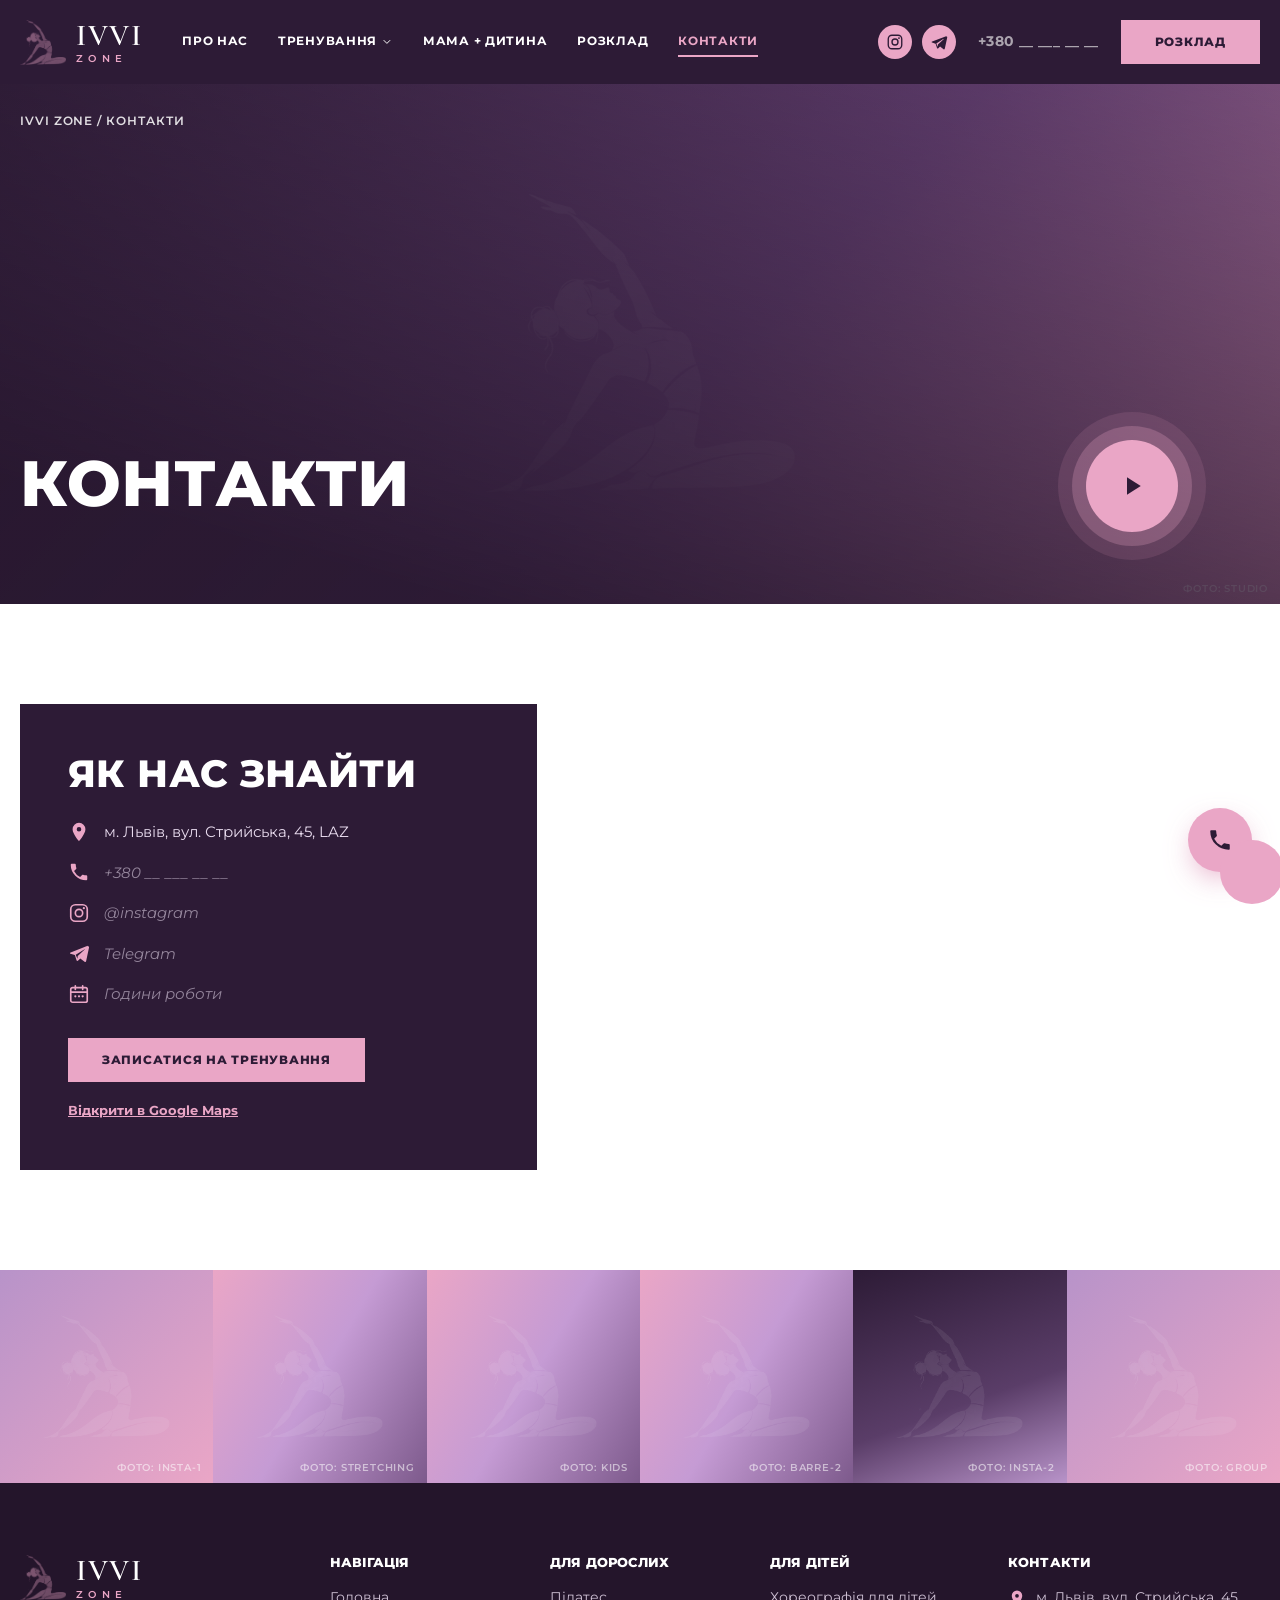
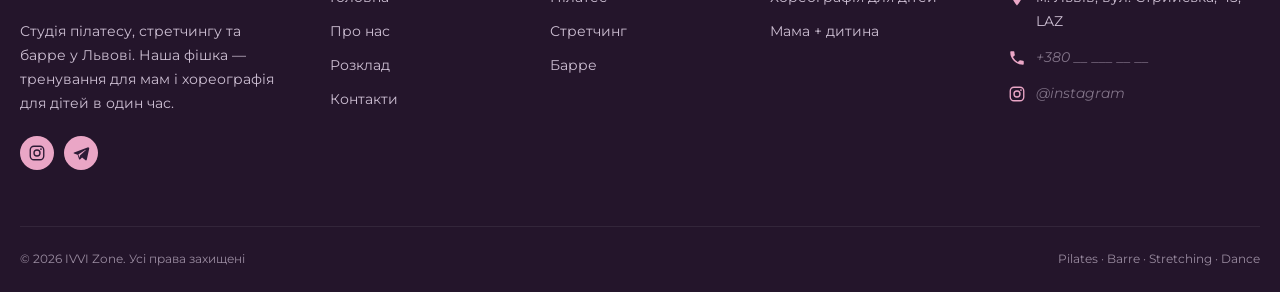
<file: contacts.html>
<!doctype html>
<html lang="uk">
<head>
  <meta charset="utf-8">
  <meta name="viewport" content="width=device-width, initial-scale=1">
  <title>Контакти — IVVI Zone, Львів, вул. Стрийська, 45</title>
  <meta name="description" content="Студія IVVI Zone: Львів, вул. Стрийська, 45, LAZ. Пілатес, стретчинг, барре та хореографія для дітей.">
  <meta name="theme-color" content="#2f1d38">
  <link rel="icon" type="image/png" href="assets/favicon.png">
  <link rel="apple-touch-icon" href="assets/apple-touch-icon.png">
  <link rel="preconnect" href="https://fonts.googleapis.com">
  <link rel="preconnect" href="https://fonts.gstatic.com" crossorigin>
  <link href="https://fonts.googleapis.com/css2?family=Cormorant+Garamond:ital,wght@0,500;0,600;1,500&family=Montserrat:wght@400;500;600;700;800&display=swap" rel="stylesheet">
  <link rel="stylesheet" href="styles.css">
</head>
<body>
<header class="header" id="top">
  <div class="container header__inner">
    <a class="logo" href="index.html" aria-label="IVVI Zone — на головну">
      <img src="assets/mark-pink.webp" alt="" width="46" height="45">
      <span class="logo__text">IVVI<small>zone</small></span>
    </a>
    <nav class="menu" id="menu" aria-label="Головне меню">
      <ul class="menu__list">
        <li><a href="index.html#about">Про нас</a></li>
        <li class="menu__drop">
          <button class="menu__toggle" type="button" aria-expanded="false">Тренування <svg viewBox="0 0 24 24" aria-hidden="true"><path d="m6 9 6 6 6-6" fill="none" stroke="currentColor" stroke-width="2" stroke-linecap="round" stroke-linejoin="round"/></svg></button>
          <div class="dropdown">
            <div><p class="dropdown__title">Дорослим</p><ul><li><a href="pilates.html">Пілатес</a></li><li><a href="stretching.html">Стретчинг</a></li><li><a href="barre.html">Барре</a></li></ul></div>
            <div><p class="dropdown__title">Дітям</p><ul><li><a href="choreography.html">Хореографія для дітей</a></li><li><a href="mama.html">Мама + дитина</a></li></ul></div>
          </div>
        </li>
        <li><a href="mama.html">Мама + дитина</a></li>
        <li><a href="schedule.html">Розклад</a></li>
        <li><a href="contacts.html" class="is-current">Контакти</a></li>
      </ul>
      <div class="menu__side">
        <div class="socials ">
      <a href="#" aria-label="Instagram"><svg viewBox="0 0 24 24" aria-hidden="true"><rect x="3" y="3" width="18" height="18" rx="5" fill="none" stroke="currentColor" stroke-width="1.8"/><circle cx="12" cy="12" r="4" fill="none" stroke="currentColor" stroke-width="1.8"/><circle cx="17.3" cy="6.7" r="1.2" fill="currentColor"/></svg></a>
      <a href="#" aria-label="Telegram"><svg viewBox="0 0 24 24" aria-hidden="true"><path d="M21.5 4.2 2.9 11.4c-1 .4-1 1.1-.2 1.4l4.8 1.5 1.8 5.6c.2.6.4.8.9.8.4 0 .6-.2.9-.4l2.3-2.2 4.7 3.5c.9.5 1.5.2 1.7-.8l3.1-14.6c.3-1.3-.5-1.9-1.4-1.5ZM8.4 14l9.3-5.9c.5-.3.9-.1.5.2l-7.6 6.9-.3 3.2L8.4 14Z" fill="currentColor"/></svg></a>
    </div>
        <a class="header__phone" href="contacts.html">+380 __ ___ __ __</a>
        <a class="btn btn--pink" href="schedule.html">Розклад</a>
      </div>
    </nav>
    <button class="burger" id="burger" type="button" aria-label="Відкрити меню" aria-expanded="false" aria-controls="menu"><span></span><span></span><span></span></button>
  </div>
</header>
<main>
<section class="page-hero">
  <div class="page-hero__bg" data-ph="0" data-ph-label="фото: studio"></div>
  <div class="container page-hero__inner">
    <nav class="crumbs" aria-label="Навігація"><a href="index.html">IVVI Zone</a> / <span>Контакти</span></nav>
    <h1>Контакти</h1>
    
    
  </div>
  <button class="page-hero__play" type="button" data-modal-open aria-label="Записатися"><svg viewBox="0 0 24 24" aria-hidden="true"><path d="M8 5v14l11-7z" fill="currentColor"/></svg></button>
</section>
<section class="section">
  <div class="container contacts">
    <div class="contacts__card anim anim--left">
      <h2>Як нас знайти</h2>
      <p class="contacts__line"><svg viewBox="0 0 24 24" aria-hidden="true"><path d="M12 2a7 7 0 0 0-7 7c0 5.2 7 13 7 13s7-7.8 7-13a7 7 0 0 0-7-7Zm0 9.5A2.5 2.5 0 1 1 12 6.5a2.5 2.5 0 0 1 0 5Z" fill="currentColor"/></svg><span>м. Львів, вул. Стрийська, 45, LAZ</span></p>
      <p class="contacts__line"><svg viewBox="0 0 24 24" aria-hidden="true"><path d="M6.6 10.8a15.1 15.1 0 0 0 6.6 6.6l2.2-2.2c.3-.3.7-.4 1-.2 1.1.4 2.3.6 3.6.6.6 0 1 .4 1 1V20c0 .6-.4 1-1 1A17 17 0 0 1 3 4c0-.6.4-1 1-1h3.5c.6 0 1 .4 1 1 0 1.3.2 2.5.6 3.6.1.3 0 .7-.2 1l-2.3 2.2Z" fill="currentColor"/></svg><span class="placeholder">+380 __ ___ __ __</span></p>
      <p class="contacts__line"><svg viewBox="0 0 24 24" aria-hidden="true"><rect x="3" y="3" width="18" height="18" rx="5" fill="none" stroke="currentColor" stroke-width="1.8"/><circle cx="12" cy="12" r="4" fill="none" stroke="currentColor" stroke-width="1.8"/><circle cx="17.3" cy="6.7" r="1.2" fill="currentColor"/></svg><span class="placeholder">@instagram</span></p>
      <p class="contacts__line"><svg viewBox="0 0 24 24" aria-hidden="true"><path d="M21.5 4.2 2.9 11.4c-1 .4-1 1.1-.2 1.4l4.8 1.5 1.8 5.6c.2.6.4.8.9.8.4 0 .6-.2.9-.4l2.3-2.2 4.7 3.5c.9.5 1.5.2 1.7-.8l3.1-14.6c.3-1.3-.5-1.9-1.4-1.5ZM8.4 14l9.3-5.9c.5-.3.9-.1.5.2l-7.6 6.9-.3 3.2L8.4 14Z" fill="currentColor"/></svg><span class="placeholder">Telegram</span></p>
      <p class="contacts__line"><svg viewBox="0 0 24 24" aria-hidden="true"><rect x="3" y="5" width="18" height="16" rx="2" fill="none" stroke="currentColor" stroke-width="1.8"/><path d="M3 10h18M8 3v4M16 3v4" stroke="currentColor" stroke-width="1.8" stroke-linecap="round"/><circle cx="8" cy="14.5" r="1.2" fill="currentColor"/><circle cx="12" cy="14.5" r="1.2" fill="currentColor"/><circle cx="16" cy="14.5" r="1.2" fill="currentColor"/></svg><span class="placeholder">Години роботи</span></p>
      <button class="btn btn--pink" type="button" data-modal-open>Записатися на тренування</button>
      <a class="contacts__maplink" href="https://www.google.com/maps/search/?api=1&amp;query=Львів,+вул.+Стрийська,+45" target="_blank" rel="noopener">Відкрити в Google Maps</a>
    </div>
    <div class="contacts__map anim anim--right">
      <iframe src="https://www.google.com/maps?q=Львів,+вул.+Стрийська,+45&output=embed" title="IVVI Zone на мапі" referrerpolicy="no-referrer-when-downgrade"></iframe>
    </div>
  </div>
</section>
<section class="insta" aria-label="Instagram"><a class="insta__tile" href="#" data-ph="1" data-ph-label="фото: insta-1"><span><svg viewBox="0 0 24 24" aria-hidden="true"><rect x="3" y="3" width="18" height="18" rx="5" fill="none" stroke="currentColor" stroke-width="1.8"/><circle cx="12" cy="12" r="4" fill="none" stroke="currentColor" stroke-width="1.8"/><circle cx="17.3" cy="6.7" r="1.2" fill="currentColor"/></svg>Ми в Instagram</span></a><a class="insta__tile" href="#" data-ph="3" data-ph-label="фото: stretching"><span><svg viewBox="0 0 24 24" aria-hidden="true"><rect x="3" y="3" width="18" height="18" rx="5" fill="none" stroke="currentColor" stroke-width="1.8"/><circle cx="12" cy="12" r="4" fill="none" stroke="currentColor" stroke-width="1.8"/><circle cx="17.3" cy="6.7" r="1.2" fill="currentColor"/></svg>Ми в Instagram</span></a><a class="insta__tile" href="#" data-ph="3" data-ph-label="фото: kids"><span><svg viewBox="0 0 24 24" aria-hidden="true"><rect x="3" y="3" width="18" height="18" rx="5" fill="none" stroke="currentColor" stroke-width="1.8"/><circle cx="12" cy="12" r="4" fill="none" stroke="currentColor" stroke-width="1.8"/><circle cx="17.3" cy="6.7" r="1.2" fill="currentColor"/></svg>Ми в Instagram</span></a><a class="insta__tile" href="#" data-ph="3" data-ph-label="фото: barre-2"><span><svg viewBox="0 0 24 24" aria-hidden="true"><rect x="3" y="3" width="18" height="18" rx="5" fill="none" stroke="currentColor" stroke-width="1.8"/><circle cx="12" cy="12" r="4" fill="none" stroke="currentColor" stroke-width="1.8"/><circle cx="17.3" cy="6.7" r="1.2" fill="currentColor"/></svg>Ми в Instagram</span></a><a class="insta__tile" href="#" data-ph="2" data-ph-label="фото: insta-2"><span><svg viewBox="0 0 24 24" aria-hidden="true"><rect x="3" y="3" width="18" height="18" rx="5" fill="none" stroke="currentColor" stroke-width="1.8"/><circle cx="12" cy="12" r="4" fill="none" stroke="currentColor" stroke-width="1.8"/><circle cx="17.3" cy="6.7" r="1.2" fill="currentColor"/></svg>Ми в Instagram</span></a><a class="insta__tile" href="#" data-ph="1" data-ph-label="фото: group"><span><svg viewBox="0 0 24 24" aria-hidden="true"><rect x="3" y="3" width="18" height="18" rx="5" fill="none" stroke="currentColor" stroke-width="1.8"/><circle cx="12" cy="12" r="4" fill="none" stroke="currentColor" stroke-width="1.8"/><circle cx="17.3" cy="6.7" r="1.2" fill="currentColor"/></svg>Ми в Instagram</span></a></section>
</main>
<footer class="footer">
  <div class="container footer__grid">
    <div class="footer__about">
      <a class="logo logo--light" href="index.html"><img src="assets/mark-pink.webp" alt="" width="46" height="45"><span class="logo__text">IVVI<small>zone</small></span></a>
      <p>Студія пілатесу, стретчингу та барре у Львові. Наша фішка — тренування для мам і хореографія для дітей в один час.</p>
      <div class="socials socials--light">
      <a href="#" aria-label="Instagram"><svg viewBox="0 0 24 24" aria-hidden="true"><rect x="3" y="3" width="18" height="18" rx="5" fill="none" stroke="currentColor" stroke-width="1.8"/><circle cx="12" cy="12" r="4" fill="none" stroke="currentColor" stroke-width="1.8"/><circle cx="17.3" cy="6.7" r="1.2" fill="currentColor"/></svg></a>
      <a href="#" aria-label="Telegram"><svg viewBox="0 0 24 24" aria-hidden="true"><path d="M21.5 4.2 2.9 11.4c-1 .4-1 1.1-.2 1.4l4.8 1.5 1.8 5.6c.2.6.4.8.9.8.4 0 .6-.2.9-.4l2.3-2.2 4.7 3.5c.9.5 1.5.2 1.7-.8l3.1-14.6c.3-1.3-.5-1.9-1.4-1.5ZM8.4 14l9.3-5.9c.5-.3.9-.1.5.2l-7.6 6.9-.3 3.2L8.4 14Z" fill="currentColor"/></svg></a>
    </div>
    </div>
    <div>
      <h3>Навігація</h3>
      <ul>
        <li><a href="index.html">Головна</a></li>
        <li><a href="index.html#about">Про нас</a></li>
        <li><a href="schedule.html">Розклад</a></li>
        <li><a href="contacts.html">Контакти</a></li>
      </ul>
    </div>
    <div><h3>Для дорослих</h3><ul><li><a href="pilates.html">Пілатес</a></li><li><a href="stretching.html">Стретчинг</a></li><li><a href="barre.html">Барре</a></li></ul></div>
    <div><h3>Для дітей</h3><ul><li><a href="choreography.html">Хореографія для дітей</a></li><li><a href="mama.html">Мама + дитина</a></li></ul></div>
    <div class="footer__contacts">
      <h3>Контакти</h3>
      <p class="footer__line"><svg viewBox="0 0 24 24" aria-hidden="true"><path d="M12 2a7 7 0 0 0-7 7c0 5.2 7 13 7 13s7-7.8 7-13a7 7 0 0 0-7-7Zm0 9.5A2.5 2.5 0 1 1 12 6.5a2.5 2.5 0 0 1 0 5Z" fill="currentColor"/></svg><span>м. Львів, вул. Стрийська, 45, LAZ</span></p>
      <p class="footer__line"><svg viewBox="0 0 24 24" aria-hidden="true"><path d="M6.6 10.8a15.1 15.1 0 0 0 6.6 6.6l2.2-2.2c.3-.3.7-.4 1-.2 1.1.4 2.3.6 3.6.6.6 0 1 .4 1 1V20c0 .6-.4 1-1 1A17 17 0 0 1 3 4c0-.6.4-1 1-1h3.5c.6 0 1 .4 1 1 0 1.3.2 2.5.6 3.6.1.3 0 .7-.2 1l-2.3 2.2Z" fill="currentColor"/></svg><span class="placeholder">+380 __ ___ __ __</span></p>
      <p class="footer__line"><svg viewBox="0 0 24 24" aria-hidden="true"><rect x="3" y="3" width="18" height="18" rx="5" fill="none" stroke="currentColor" stroke-width="1.8"/><circle cx="12" cy="12" r="4" fill="none" stroke="currentColor" stroke-width="1.8"/><circle cx="17.3" cy="6.7" r="1.2" fill="currentColor"/></svg><span class="placeholder">@instagram</span></p>
    </div>
  </div>
  <div class="container footer__bottom">
    <span>© <span data-year>2026</span> IVVI Zone. Усі права захищені</span>
    <span>Pilates · Barre · Stretching · Dance</span>
  </div>
</footer>
<button class="callback" type="button" data-modal-open aria-label="Записатися на тренування">
  <span class="callback__ring"></span><svg viewBox="0 0 24 24" aria-hidden="true"><path d="M6.6 10.8a15.1 15.1 0 0 0 6.6 6.6l2.2-2.2c.3-.3.7-.4 1-.2 1.1.4 2.3.6 3.6.6.6 0 1 .4 1 1V20c0 .6-.4 1-1 1A17 17 0 0 1 3 4c0-.6.4-1 1-1h3.5c.6 0 1 .4 1 1 0 1.3.2 2.5.6 3.6.1.3 0 .7-.2 1l-2.3 2.2Z" fill="currentColor"/></svg>
</button>
<div class="modal" id="modal" role="dialog" aria-modal="true" aria-labelledby="modal-title" hidden>
  <div class="modal__backdrop" data-modal-close></div>
  <div class="modal__box">
    <button class="modal__close" type="button" data-modal-close aria-label="Закрити">×</button>
    <h2 id="modal-title">Запис на тренування</h2>
    <p>Залиште контакти — адміністратор зателефонує, підбере зручний час і відповість на питання.</p>
    <form class="form" data-form novalidate>
      <input name="name" type="text" placeholder="Ваше ім’я" autocomplete="given-name" required>
      <input name="phone" type="tel" placeholder="+380" autocomplete="tel" required>
      <select name="direction" data-direction><option>Пілатес</option><option>Стретчинг</option><option>Барре</option><option>Хореографія для дитини</option><option>Мама + дитина</option><option>Індивідуальне тренування</option></select>
      <input name="age" type="number" min="3" max="14" placeholder="Вік дитини" data-age hidden>
      <button class="btn btn--pink btn--wide" type="submit">Хочу на тренування</button>
      <p class="form__status" role="status" aria-live="polite"></p>
    </form>
  </div>
</div>
<script src="script.js"></script>
</body>
</html>
</file>
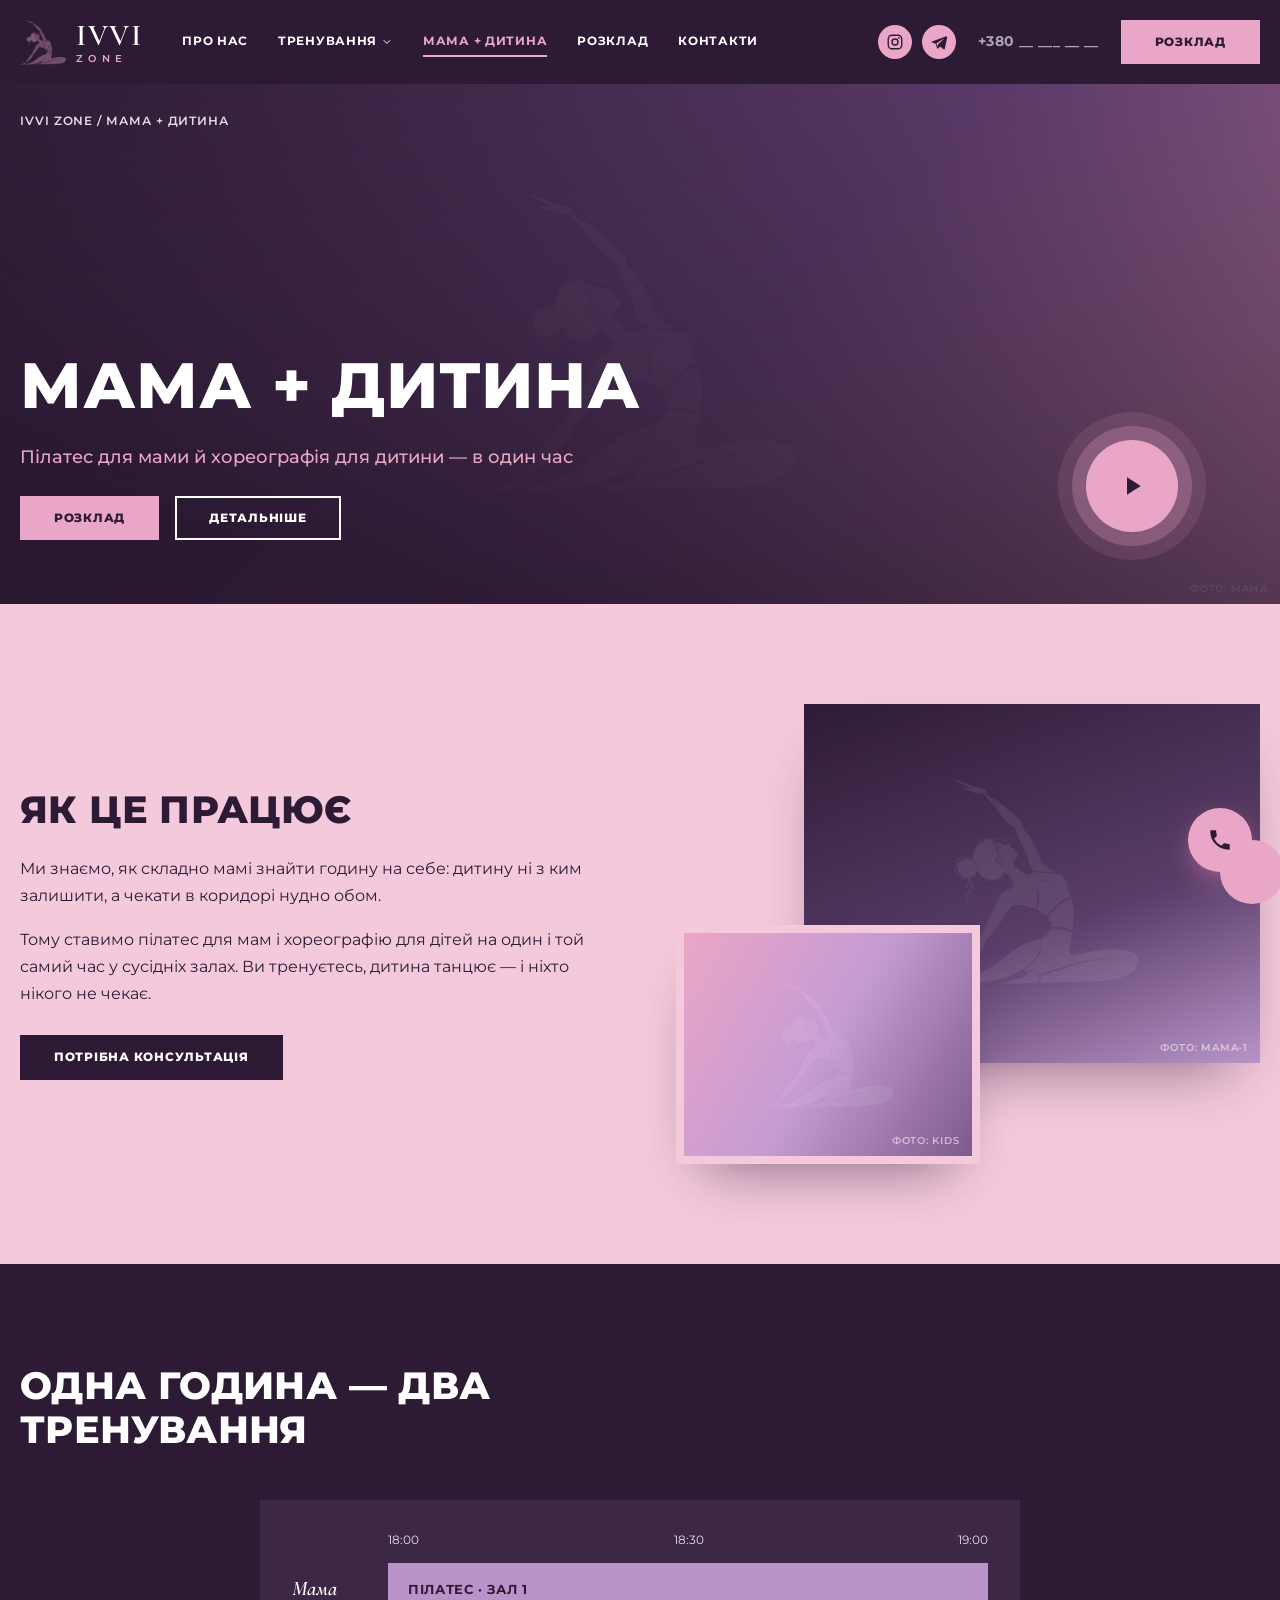
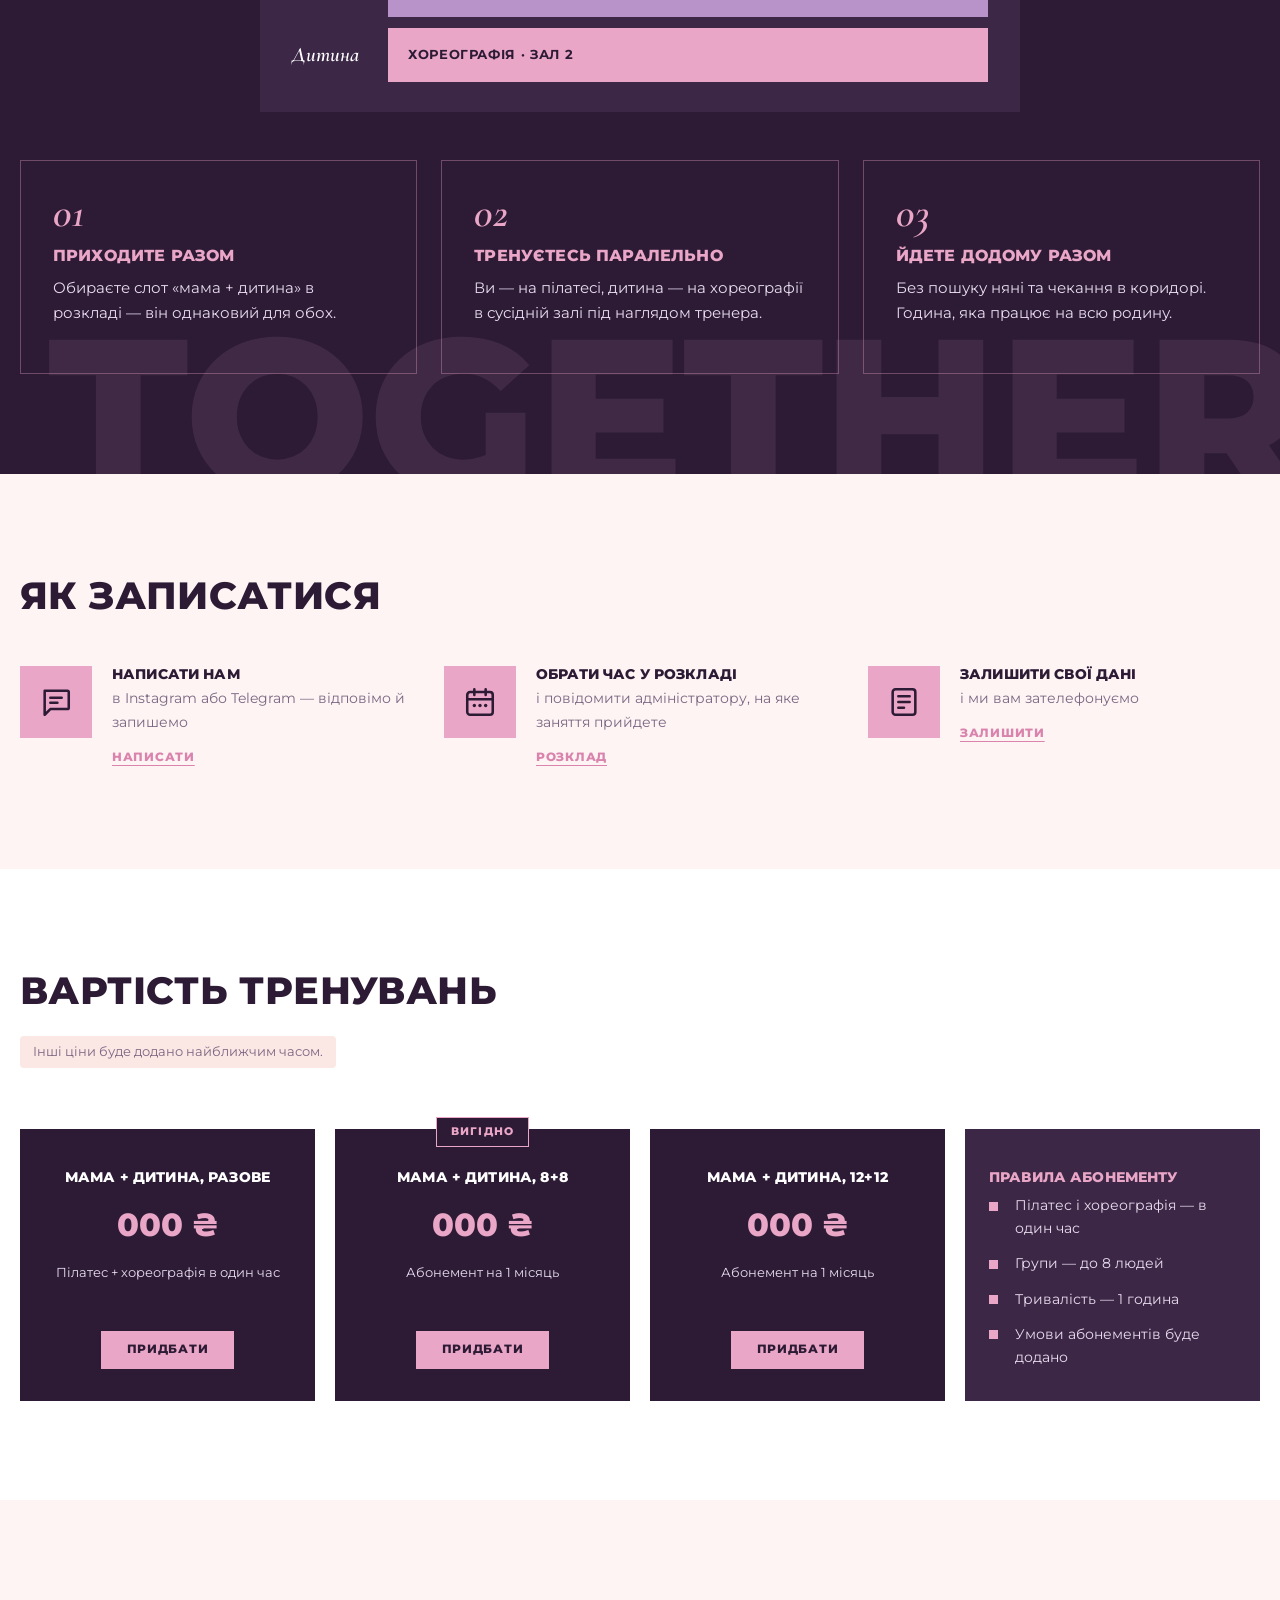
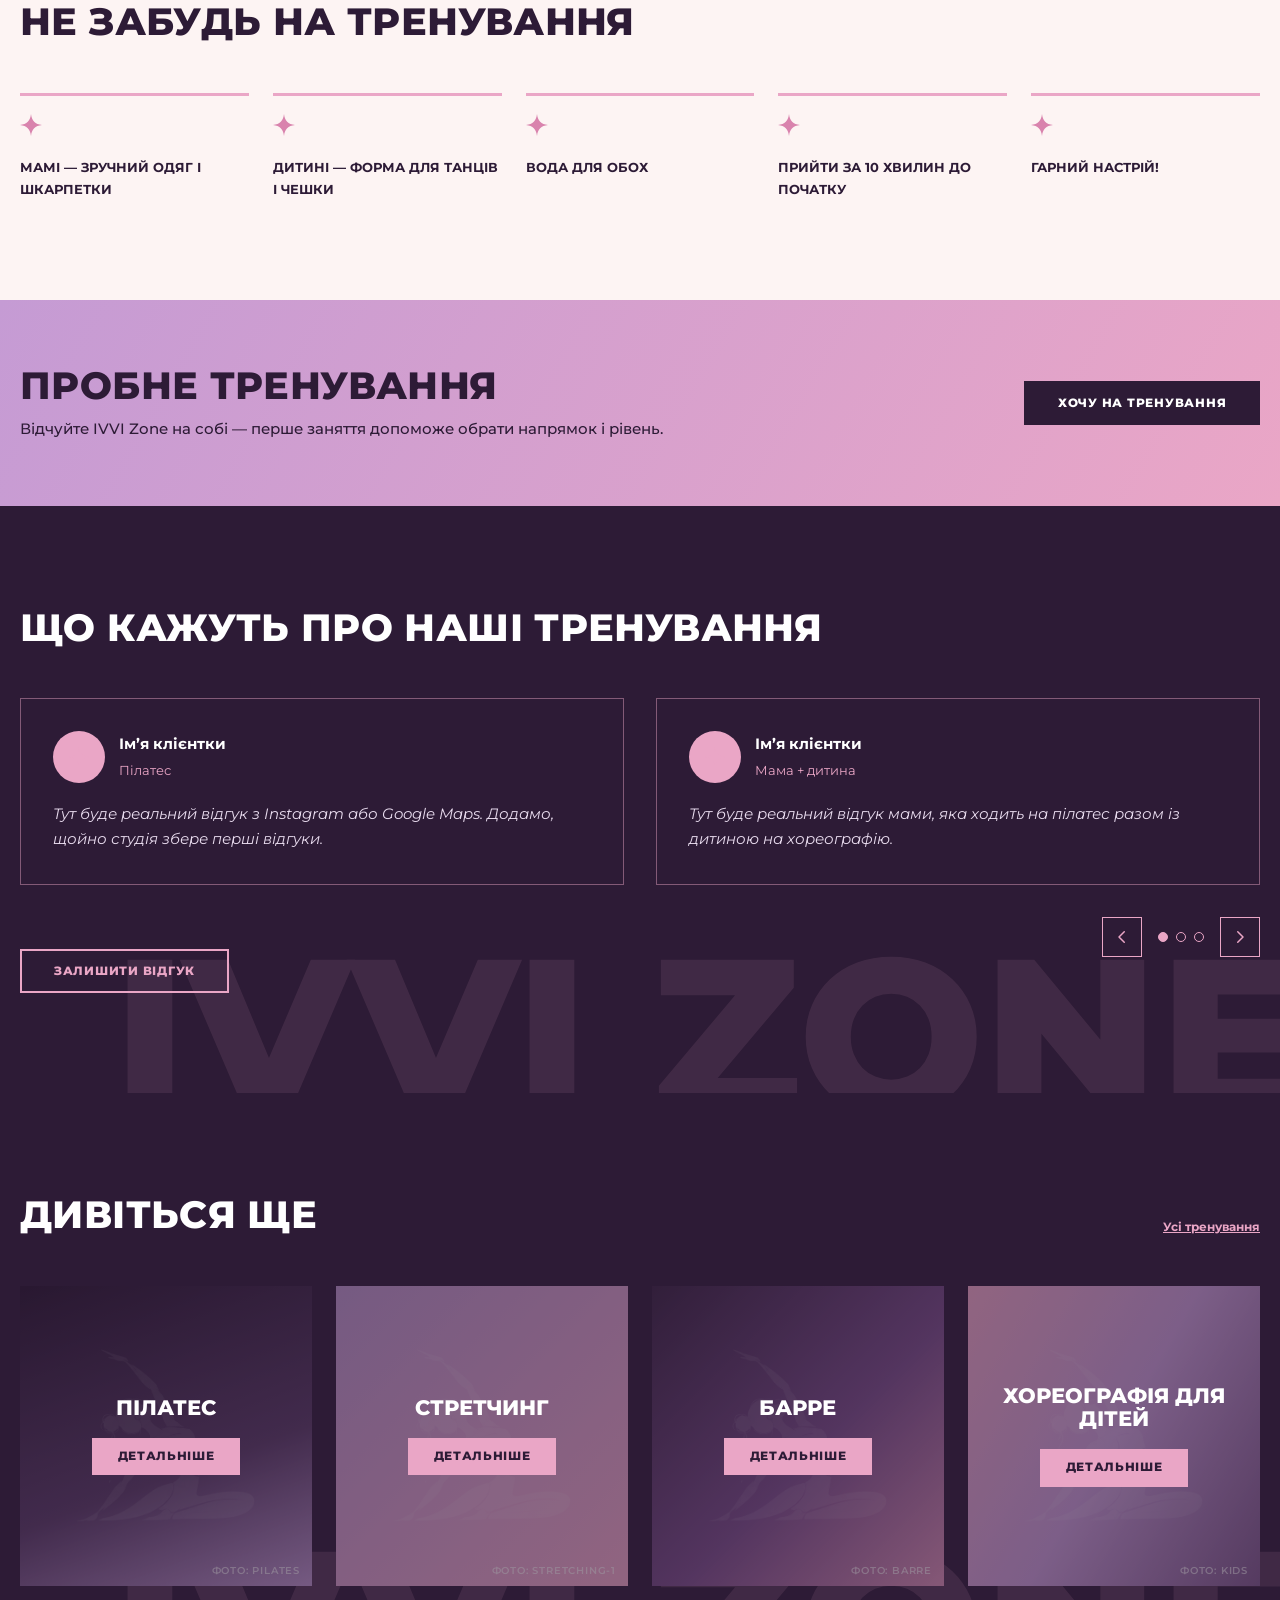
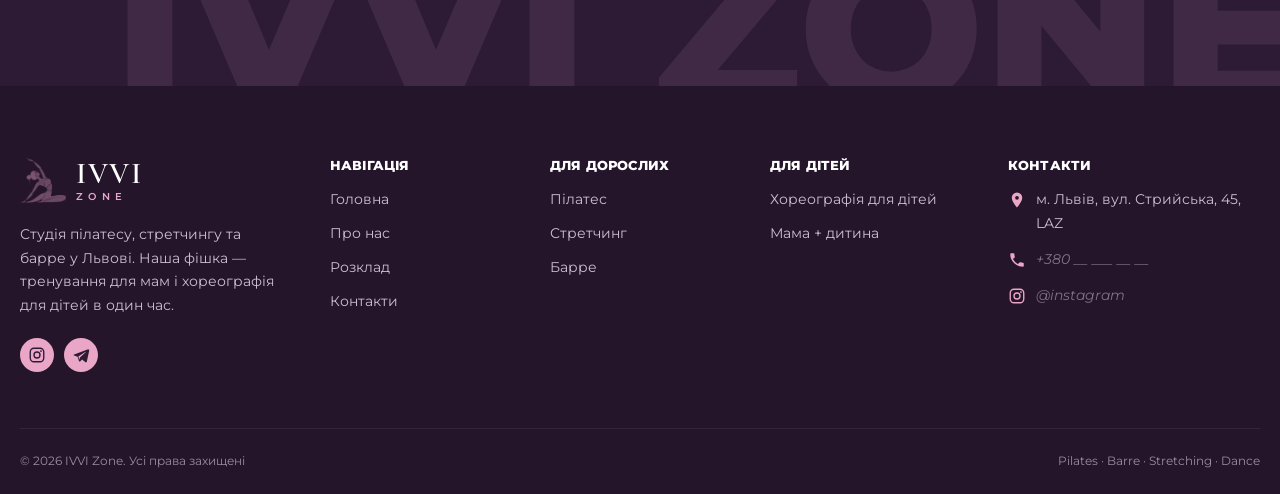
<file: mama.html>
<!doctype html>
<html lang="uk">
<head>
  <meta charset="utf-8">
  <meta name="viewport" content="width=device-width, initial-scale=1">
  <title>Мама + дитина: пілатес і хореографія в один час — IVVI Zone</title>
  <meta name="description" content="Унікальний формат IVVI Zone у Львові: мама на пілатесі, дитина на хореографії — в один і той самий час.">
  <meta name="theme-color" content="#2f1d38">
  <link rel="icon" type="image/png" href="assets/favicon.png">
  <link rel="apple-touch-icon" href="assets/apple-touch-icon.png">
  <link rel="preconnect" href="https://fonts.googleapis.com">
  <link rel="preconnect" href="https://fonts.gstatic.com" crossorigin>
  <link href="https://fonts.googleapis.com/css2?family=Cormorant+Garamond:ital,wght@0,500;0,600;1,500&family=Montserrat:wght@400;500;600;700;800&display=swap" rel="stylesheet">
  <link rel="stylesheet" href="styles.css">
</head>
<body>
<header class="header" id="top">
  <div class="container header__inner">
    <a class="logo" href="index.html" aria-label="IVVI Zone — на головну">
      <img src="assets/mark-pink.webp" alt="" width="46" height="45">
      <span class="logo__text">IVVI<small>zone</small></span>
    </a>
    <nav class="menu" id="menu" aria-label="Головне меню">
      <ul class="menu__list">
        <li><a href="index.html#about">Про нас</a></li>
        <li class="menu__drop">
          <button class="menu__toggle" type="button" aria-expanded="false">Тренування <svg viewBox="0 0 24 24" aria-hidden="true"><path d="m6 9 6 6 6-6" fill="none" stroke="currentColor" stroke-width="2" stroke-linecap="round" stroke-linejoin="round"/></svg></button>
          <div class="dropdown">
            <div><p class="dropdown__title">Дорослим</p><ul><li><a href="pilates.html">Пілатес</a></li><li><a href="stretching.html">Стретчинг</a></li><li><a href="barre.html">Барре</a></li></ul></div>
            <div><p class="dropdown__title">Дітям</p><ul><li><a href="choreography.html">Хореографія для дітей</a></li><li><a href="mama.html">Мама + дитина</a></li></ul></div>
          </div>
        </li>
        <li><a href="mama.html" class="is-current">Мама + дитина</a></li>
        <li><a href="schedule.html">Розклад</a></li>
        <li><a href="contacts.html">Контакти</a></li>
      </ul>
      <div class="menu__side">
        <div class="socials ">
      <a href="#" aria-label="Instagram"><svg viewBox="0 0 24 24" aria-hidden="true"><rect x="3" y="3" width="18" height="18" rx="5" fill="none" stroke="currentColor" stroke-width="1.8"/><circle cx="12" cy="12" r="4" fill="none" stroke="currentColor" stroke-width="1.8"/><circle cx="17.3" cy="6.7" r="1.2" fill="currentColor"/></svg></a>
      <a href="#" aria-label="Telegram"><svg viewBox="0 0 24 24" aria-hidden="true"><path d="M21.5 4.2 2.9 11.4c-1 .4-1 1.1-.2 1.4l4.8 1.5 1.8 5.6c.2.6.4.8.9.8.4 0 .6-.2.9-.4l2.3-2.2 4.7 3.5c.9.5 1.5.2 1.7-.8l3.1-14.6c.3-1.3-.5-1.9-1.4-1.5ZM8.4 14l9.3-5.9c.5-.3.9-.1.5.2l-7.6 6.9-.3 3.2L8.4 14Z" fill="currentColor"/></svg></a>
    </div>
        <a class="header__phone" href="contacts.html">+380 __ ___ __ __</a>
        <a class="btn btn--pink" href="schedule.html">Розклад</a>
      </div>
    </nav>
    <button class="burger" id="burger" type="button" aria-label="Відкрити меню" aria-expanded="false" aria-controls="menu"><span></span><span></span><span></span></button>
  </div>
</header>
<main>
<section class="page-hero">
  <div class="page-hero__bg" data-ph="0" data-ph-label="фото: mama"></div>
  <div class="container page-hero__inner">
    <nav class="crumbs" aria-label="Навігація"><a href="index.html">IVVI Zone</a> / <span>Мама + дитина</span></nav>
    <h1>Мама + дитина</h1>
    <p class="page-hero__sub">Пілатес для мами й хореографія для дитини — в один час</p>
    <div class="page-hero__actions">
        <a class="btn btn--pink" href="schedule.html">Розклад</a>
        <a class="btn btn--outline-light" href="#more">Детальніше</a>
      </div>
  </div>
  <button class="page-hero__play" type="button" data-modal-open aria-label="Записатися"><svg viewBox="0 0 24 24" aria-hidden="true"><path d="M8 5v14l11-7z" fill="currentColor"/></svg></button>
</section>
<section class="section section--pink about" id="more">
  <span class="watermark" aria-hidden="true">IVVI ZONE</span>
  <div class="container about__grid">
    <div class="about__text anim anim--left">
      <h2>Як це працює</h2>
      <p>Ми знаємо, як складно мамі знайти годину на себе: дитину ні з ким залишити, а чекати в коридорі нудно обом.</p><p>Тому ставимо пілатес для мам і хореографію для дітей на один і той самий час у сусідніх залах. Ви тренуєтесь, дитина танцює — і ніхто нікого не чекає.</p>
      <button class="btn btn--dark" type="button" data-modal-open>Потрібна консультація</button>
    </div>
    <div class="about__pics anim anim--right">
      <div class="about__pic about__pic--1" data-ph="2" data-ph-label="фото: mama-1"></div>
      <div class="about__pic about__pic--2" data-ph="3" data-ph-label="фото: kids"></div>
    </div>
  </div>
</section>
<section class="section section--dark">
  <span class="watermark" aria-hidden="true">TOGETHER</span>
  <div class="container">
    <div class="section__head anim anim--fade"><h2>Одна година — два тренування</h2></div>
    <div class="timeline anim anim--fade">
  <div class="timeline__scale"><span>18:00</span><span>18:30</span><span>19:00</span></div>
  <div class="timeline__row"><span class="timeline__who">Мама</span><div class="timeline__bar timeline__bar--mom">Пілатес · зал 1</div></div>
  <div class="timeline__row"><span class="timeline__who">Дитина</span><div class="timeline__bar timeline__bar--kid">Хореографія · зал 2</div></div>
</div>
    <div class="steps"><article class="step anim anim--fade"><span class="step__num">01</span><h3>Приходите разом</h3><p>Обираєте слот «мама + дитина» в розкладі — він однаковий для обох.</p></article><article class="step anim anim--fade"><span class="step__num">02</span><h3>Тренуєтесь паралельно</h3><p>Ви — на пілатесі, дитина — на хореографії в сусідній залі під наглядом тренера.</p></article><article class="step anim anim--fade"><span class="step__num">03</span><h3>Йдете додому разом</h3><p>Без пошуку няні та чекання в коридорі. Година, яка працює на всю родину.</p></article></div>
  </div>
</section>
<section class="section section--soft">
  <div class="container">
    <div class="section__head anim anim--fade"><h2>Як записатися</h2></div>
    <div class="ways"><div class="way anim anim--fade"><span class="way__icon"><svg viewBox="0 0 24 24" aria-hidden="true"><path d="M4 4h16a1 1 0 0 1 1 1v11a1 1 0 0 1-1 1H8l-4 4V5a1 1 0 0 1 1-1Z" fill="none" stroke="currentColor" stroke-width="1.8" stroke-linejoin="round"/><path d="M8 9h8M8 12.5h5" stroke="currentColor" stroke-width="1.8" stroke-linecap="round"/></svg></span><div><h3>Написати нам</h3><p>в Instagram або Telegram — відповімо й запишемо</p><a class="way__link" href="#">Написати</a></div></div><div class="way anim anim--fade"><span class="way__icon"><svg viewBox="0 0 24 24" aria-hidden="true"><rect x="3" y="5" width="18" height="16" rx="2" fill="none" stroke="currentColor" stroke-width="1.8"/><path d="M3 10h18M8 3v4M16 3v4" stroke="currentColor" stroke-width="1.8" stroke-linecap="round"/><circle cx="8" cy="14.5" r="1.2" fill="currentColor"/><circle cx="12" cy="14.5" r="1.2" fill="currentColor"/><circle cx="16" cy="14.5" r="1.2" fill="currentColor"/></svg></span><div><h3>Обрати час у розкладі</h3><p>і повідомити адміністратору, на яке заняття прийдете</p><a class="way__link" href="schedule.html">Розклад</a></div></div><div class="way anim anim--fade"><span class="way__icon"><svg viewBox="0 0 24 24" aria-hidden="true"><rect x="4" y="3" width="16" height="18" rx="2" fill="none" stroke="currentColor" stroke-width="1.8"/><path d="M8 8h8M8 12h8M8 16h4" stroke="currentColor" stroke-width="1.8" stroke-linecap="round"/></svg></span><div><h3>Залишити свої дані</h3><p>і ми вам зателефонуємо</p><button class="way__link" type="button" data-modal-open>Залишити</button></div></div></div>
  </div>
</section>
<section class="section" id="prices">
  <div class="container">
    <div class="section__head anim anim--fade"><h2>Вартість тренувань</h2><p class="placeholder-note">Інші ціни буде додано найближчим часом.</p></div>
    <div class="prices">
      <article class="price anim anim--rotate">
  
  <h3>Мама + дитина, разове</h3>
  <p class="price__value">000 ₴</p>
  <p class="price__note">Пілатес + хореографія в один час</p>
  <button class="btn btn--pink btn--sm" type="button" data-modal-open>Придбати</button>
</article><article class="price anim anim--rotate">
  <span class="price__tag">Вигідно</span>
  <h3>Мама + дитина, 8+8</h3>
  <p class="price__value">000 ₴</p>
  <p class="price__note">Абонемент на 1 місяць</p>
  <button class="btn btn--pink btn--sm" type="button" data-modal-open>Придбати</button>
</article><article class="price anim anim--rotate">
  
  <h3>Мама + дитина, 12+12</h3>
  <p class="price__value">000 ₴</p>
  <p class="price__note">Абонемент на 1 місяць</p>
  <button class="btn btn--pink btn--sm" type="button" data-modal-open>Придбати</button>
</article>
      <aside class="price price--rules anim anim--rotate">
        <h3>Правила абонементу</h3>
        <ul class="bullets bullets--small"><li>Пілатес і хореографія — в один час</li><li>Групи — до 8 людей</li><li>Тривалість — 1 година</li><li>Умови абонементів буде додано</li></ul>
      </aside>
    </div>
    
  </div>
</section>
<section class="section section--soft">
  <div class="container">
    <div class="section__head anim anim--fade"><h2>Не забудь на тренування</h2></div>
    <ul class="checklist"><li class="anim anim--fade"><span><svg viewBox="0 0 24 24" aria-hidden="true"><path d="M12 0C12.9 7.6 16.4 11.1 24 12C16.4 12.9 12.9 16.4 12 24C11.1 16.4 7.6 12.9 0 12C7.6 11.1 11.1 7.6 12 0Z" fill="currentColor"/></svg></span>Мамі — зручний одяг і шкарпетки</li><li class="anim anim--fade"><span><svg viewBox="0 0 24 24" aria-hidden="true"><path d="M12 0C12.9 7.6 16.4 11.1 24 12C16.4 12.9 12.9 16.4 12 24C11.1 16.4 7.6 12.9 0 12C7.6 11.1 11.1 7.6 12 0Z" fill="currentColor"/></svg></span>Дитині — форма для танців і чешки</li><li class="anim anim--fade"><span><svg viewBox="0 0 24 24" aria-hidden="true"><path d="M12 0C12.9 7.6 16.4 11.1 24 12C16.4 12.9 12.9 16.4 12 24C11.1 16.4 7.6 12.9 0 12C7.6 11.1 11.1 7.6 12 0Z" fill="currentColor"/></svg></span>Вода для обох</li><li class="anim anim--fade"><span><svg viewBox="0 0 24 24" aria-hidden="true"><path d="M12 0C12.9 7.6 16.4 11.1 24 12C16.4 12.9 12.9 16.4 12 24C11.1 16.4 7.6 12.9 0 12C7.6 11.1 11.1 7.6 12 0Z" fill="currentColor"/></svg></span>Прийти за 10 хвилин до початку</li><li class="anim anim--fade"><span><svg viewBox="0 0 24 24" aria-hidden="true"><path d="M12 0C12.9 7.6 16.4 11.1 24 12C16.4 12.9 12.9 16.4 12 24C11.1 16.4 7.6 12.9 0 12C7.6 11.1 11.1 7.6 12 0Z" fill="currentColor"/></svg></span>Гарний настрій!</li></ul>
  </div>
</section>
<section class="trial">
  <div class="container trial__inner">
    <div class="trial__text anim anim--tilt">
      <h2>Пробне тренування</h2>
      <p>Відчуйте IVVI Zone на собі — перше заняття допоможе обрати напрямок і рівень.</p>
    </div>
    <button class="btn btn--dark btn--beat anim" type="button" data-modal-open>Хочу на тренування</button>
  </div>
</section>
<section class="section section--dark">
  <span class="watermark" aria-hidden="true">IVVI ZONE</span>
  <div class="container">
    <div class="section__head section__head--row">
      <h2>Що кажуть про наші тренування</h2>
    </div>
    <div class="slider slider--dark slider--reviews" data-slider data-per-view="2">
  <div class="slider__viewport"><div class="slider__track"><div class="slider__slide"><article class="review">
  <div class="review__head"><span class="review__avatar"><svg viewBox="0 0 24 24" aria-hidden="true"><path d="M12 0C12.9 7.6 16.4 11.1 24 12C16.4 12.9 12.9 16.4 12 24C11.1 16.4 7.6 12.9 0 12C7.6 11.1 11.1 7.6 12 0Z" fill="currentColor"/></svg></span><div><b>Ім’я клієнтки</b><span>Пілатес</span></div></div>
  <p>Тут буде реальний відгук з Instagram або Google Maps. Додамо, щойно студія збере перші відгуки.</p>
</article></div><div class="slider__slide"><article class="review">
  <div class="review__head"><span class="review__avatar"><svg viewBox="0 0 24 24" aria-hidden="true"><path d="M12 0C12.9 7.6 16.4 11.1 24 12C16.4 12.9 12.9 16.4 12 24C11.1 16.4 7.6 12.9 0 12C7.6 11.1 11.1 7.6 12 0Z" fill="currentColor"/></svg></span><div><b>Ім’я клієнтки</b><span>Мама + дитина</span></div></div>
  <p>Тут буде реальний відгук мами, яка ходить на пілатес разом із дитиною на хореографію.</p>
</article></div><div class="slider__slide"><article class="review">
  <div class="review__head"><span class="review__avatar"><svg viewBox="0 0 24 24" aria-hidden="true"><path d="M12 0C12.9 7.6 16.4 11.1 24 12C16.4 12.9 12.9 16.4 12 24C11.1 16.4 7.6 12.9 0 12C7.6 11.1 11.1 7.6 12 0Z" fill="currentColor"/></svg></span><div><b>Ім’я клієнтки</b><span>Стретчинг</span></div></div>
  <p>Тут буде реальний відгук про стретчинг. Можна додати фото або коротке відео.</p>
</article></div><div class="slider__slide"><article class="review">
  <div class="review__head"><span class="review__avatar"><svg viewBox="0 0 24 24" aria-hidden="true"><path d="M12 0C12.9 7.6 16.4 11.1 24 12C16.4 12.9 12.9 16.4 12 24C11.1 16.4 7.6 12.9 0 12C7.6 11.1 11.1 7.6 12 0Z" fill="currentColor"/></svg></span><div><b>Ім’я клієнтки</b><span>Хореографія</span></div></div>
  <p>Тут буде реальний відгук батьків про дитячу хореографію.</p>
</article></div></div></div>
  <div class="slider__nav">
    <button class="slider__arrow slider__arrow--prev" type="button" aria-label="Назад"><svg viewBox="0 0 24 24" aria-hidden="true"><path d="m9 5 7 7-7 7" fill="none" stroke="currentColor" stroke-width="2" stroke-linecap="round" stroke-linejoin="round"/></svg></button>
    <div class="slider__dots"></div>
    <button class="slider__arrow" type="button" aria-label="Далі"><svg viewBox="0 0 24 24" aria-hidden="true"><path d="m9 5 7 7-7 7" fill="none" stroke="currentColor" stroke-width="2" stroke-linecap="round" stroke-linejoin="round"/></svg></button>
  </div>
</div>
    <a class="btn btn--outline-pink" href="#">Залишити відгук</a>
  </div>
</section>
<section class="section section--dark">
  <span class="watermark" aria-hidden="true">IVVI ZONE</span>
  <div class="container">
    <div class="section__head section__head--row"><h2>Дивіться ще</h2><a class="link-more" href="index.html#trainings">Усі тренування</a></div>
    <div class="services services--four"><a class="service anim anim--flip" href="pilates.html">
  <span class="service__bg" data-ph="2" data-ph-label="фото: pilates"></span>
  
  <span class="service__body"><span class="service__title">Пілатес</span><span class="btn btn--pink btn--sm">Детальніше</span></span>
</a><a class="service anim anim--flip" href="stretching.html">
  <span class="service__bg" data-ph="1" data-ph-label="фото: stretching-1"></span>
  
  <span class="service__body"><span class="service__title">Стретчинг</span><span class="btn btn--pink btn--sm">Детальніше</span></span>
</a><a class="service anim anim--flip" href="barre.html">
  <span class="service__bg" data-ph="0" data-ph-label="фото: barre"></span>
  
  <span class="service__body"><span class="service__title">Барре</span><span class="btn btn--pink btn--sm">Детальніше</span></span>
</a><a class="service anim anim--flip" href="choreography.html">
  <span class="service__bg" data-ph="3" data-ph-label="фото: kids"></span>
  
  <span class="service__body"><span class="service__title">Хореографія для дітей</span><span class="btn btn--pink btn--sm">Детальніше</span></span>
</a></div>
  </div>
</section>
</main>
<footer class="footer">
  <div class="container footer__grid">
    <div class="footer__about">
      <a class="logo logo--light" href="index.html"><img src="assets/mark-pink.webp" alt="" width="46" height="45"><span class="logo__text">IVVI<small>zone</small></span></a>
      <p>Студія пілатесу, стретчингу та барре у Львові. Наша фішка — тренування для мам і хореографія для дітей в один час.</p>
      <div class="socials socials--light">
      <a href="#" aria-label="Instagram"><svg viewBox="0 0 24 24" aria-hidden="true"><rect x="3" y="3" width="18" height="18" rx="5" fill="none" stroke="currentColor" stroke-width="1.8"/><circle cx="12" cy="12" r="4" fill="none" stroke="currentColor" stroke-width="1.8"/><circle cx="17.3" cy="6.7" r="1.2" fill="currentColor"/></svg></a>
      <a href="#" aria-label="Telegram"><svg viewBox="0 0 24 24" aria-hidden="true"><path d="M21.5 4.2 2.9 11.4c-1 .4-1 1.1-.2 1.4l4.8 1.5 1.8 5.6c.2.6.4.8.9.8.4 0 .6-.2.9-.4l2.3-2.2 4.7 3.5c.9.5 1.5.2 1.7-.8l3.1-14.6c.3-1.3-.5-1.9-1.4-1.5ZM8.4 14l9.3-5.9c.5-.3.9-.1.5.2l-7.6 6.9-.3 3.2L8.4 14Z" fill="currentColor"/></svg></a>
    </div>
    </div>
    <div>
      <h3>Навігація</h3>
      <ul>
        <li><a href="index.html">Головна</a></li>
        <li><a href="index.html#about">Про нас</a></li>
        <li><a href="schedule.html">Розклад</a></li>
        <li><a href="contacts.html">Контакти</a></li>
      </ul>
    </div>
    <div><h3>Для дорослих</h3><ul><li><a href="pilates.html">Пілатес</a></li><li><a href="stretching.html">Стретчинг</a></li><li><a href="barre.html">Барре</a></li></ul></div>
    <div><h3>Для дітей</h3><ul><li><a href="choreography.html">Хореографія для дітей</a></li><li><a href="mama.html">Мама + дитина</a></li></ul></div>
    <div class="footer__contacts">
      <h3>Контакти</h3>
      <p class="footer__line"><svg viewBox="0 0 24 24" aria-hidden="true"><path d="M12 2a7 7 0 0 0-7 7c0 5.2 7 13 7 13s7-7.8 7-13a7 7 0 0 0-7-7Zm0 9.5A2.5 2.5 0 1 1 12 6.5a2.5 2.5 0 0 1 0 5Z" fill="currentColor"/></svg><span>м. Львів, вул. Стрийська, 45, LAZ</span></p>
      <p class="footer__line"><svg viewBox="0 0 24 24" aria-hidden="true"><path d="M6.6 10.8a15.1 15.1 0 0 0 6.6 6.6l2.2-2.2c.3-.3.7-.4 1-.2 1.1.4 2.3.6 3.6.6.6 0 1 .4 1 1V20c0 .6-.4 1-1 1A17 17 0 0 1 3 4c0-.6.4-1 1-1h3.5c.6 0 1 .4 1 1 0 1.3.2 2.5.6 3.6.1.3 0 .7-.2 1l-2.3 2.2Z" fill="currentColor"/></svg><span class="placeholder">+380 __ ___ __ __</span></p>
      <p class="footer__line"><svg viewBox="0 0 24 24" aria-hidden="true"><rect x="3" y="3" width="18" height="18" rx="5" fill="none" stroke="currentColor" stroke-width="1.8"/><circle cx="12" cy="12" r="4" fill="none" stroke="currentColor" stroke-width="1.8"/><circle cx="17.3" cy="6.7" r="1.2" fill="currentColor"/></svg><span class="placeholder">@instagram</span></p>
    </div>
  </div>
  <div class="container footer__bottom">
    <span>© <span data-year>2026</span> IVVI Zone. Усі права захищені</span>
    <span>Pilates · Barre · Stretching · Dance</span>
  </div>
</footer>
<button class="callback" type="button" data-modal-open aria-label="Записатися на тренування">
  <span class="callback__ring"></span><svg viewBox="0 0 24 24" aria-hidden="true"><path d="M6.6 10.8a15.1 15.1 0 0 0 6.6 6.6l2.2-2.2c.3-.3.7-.4 1-.2 1.1.4 2.3.6 3.6.6.6 0 1 .4 1 1V20c0 .6-.4 1-1 1A17 17 0 0 1 3 4c0-.6.4-1 1-1h3.5c.6 0 1 .4 1 1 0 1.3.2 2.5.6 3.6.1.3 0 .7-.2 1l-2.3 2.2Z" fill="currentColor"/></svg>
</button>
<div class="modal" id="modal" role="dialog" aria-modal="true" aria-labelledby="modal-title" hidden>
  <div class="modal__backdrop" data-modal-close></div>
  <div class="modal__box">
    <button class="modal__close" type="button" data-modal-close aria-label="Закрити">×</button>
    <h2 id="modal-title">Запис на тренування</h2>
    <p>Залиште контакти — адміністратор зателефонує, підбере зручний час і відповість на питання.</p>
    <form class="form" data-form novalidate>
      <input name="name" type="text" placeholder="Ваше ім’я" autocomplete="given-name" required>
      <input name="phone" type="tel" placeholder="+380" autocomplete="tel" required>
      <select name="direction" data-direction><option>Пілатес</option><option>Стретчинг</option><option>Барре</option><option>Хореографія для дитини</option><option>Мама + дитина</option><option>Індивідуальне тренування</option></select>
      <input name="age" type="number" min="3" max="14" placeholder="Вік дитини" data-age hidden>
      <button class="btn btn--pink btn--wide" type="submit">Хочу на тренування</button>
      <p class="form__status" role="status" aria-live="polite"></p>
    </form>
  </div>
</div>
<script src="script.js"></script>
</body>
</html>
</file>
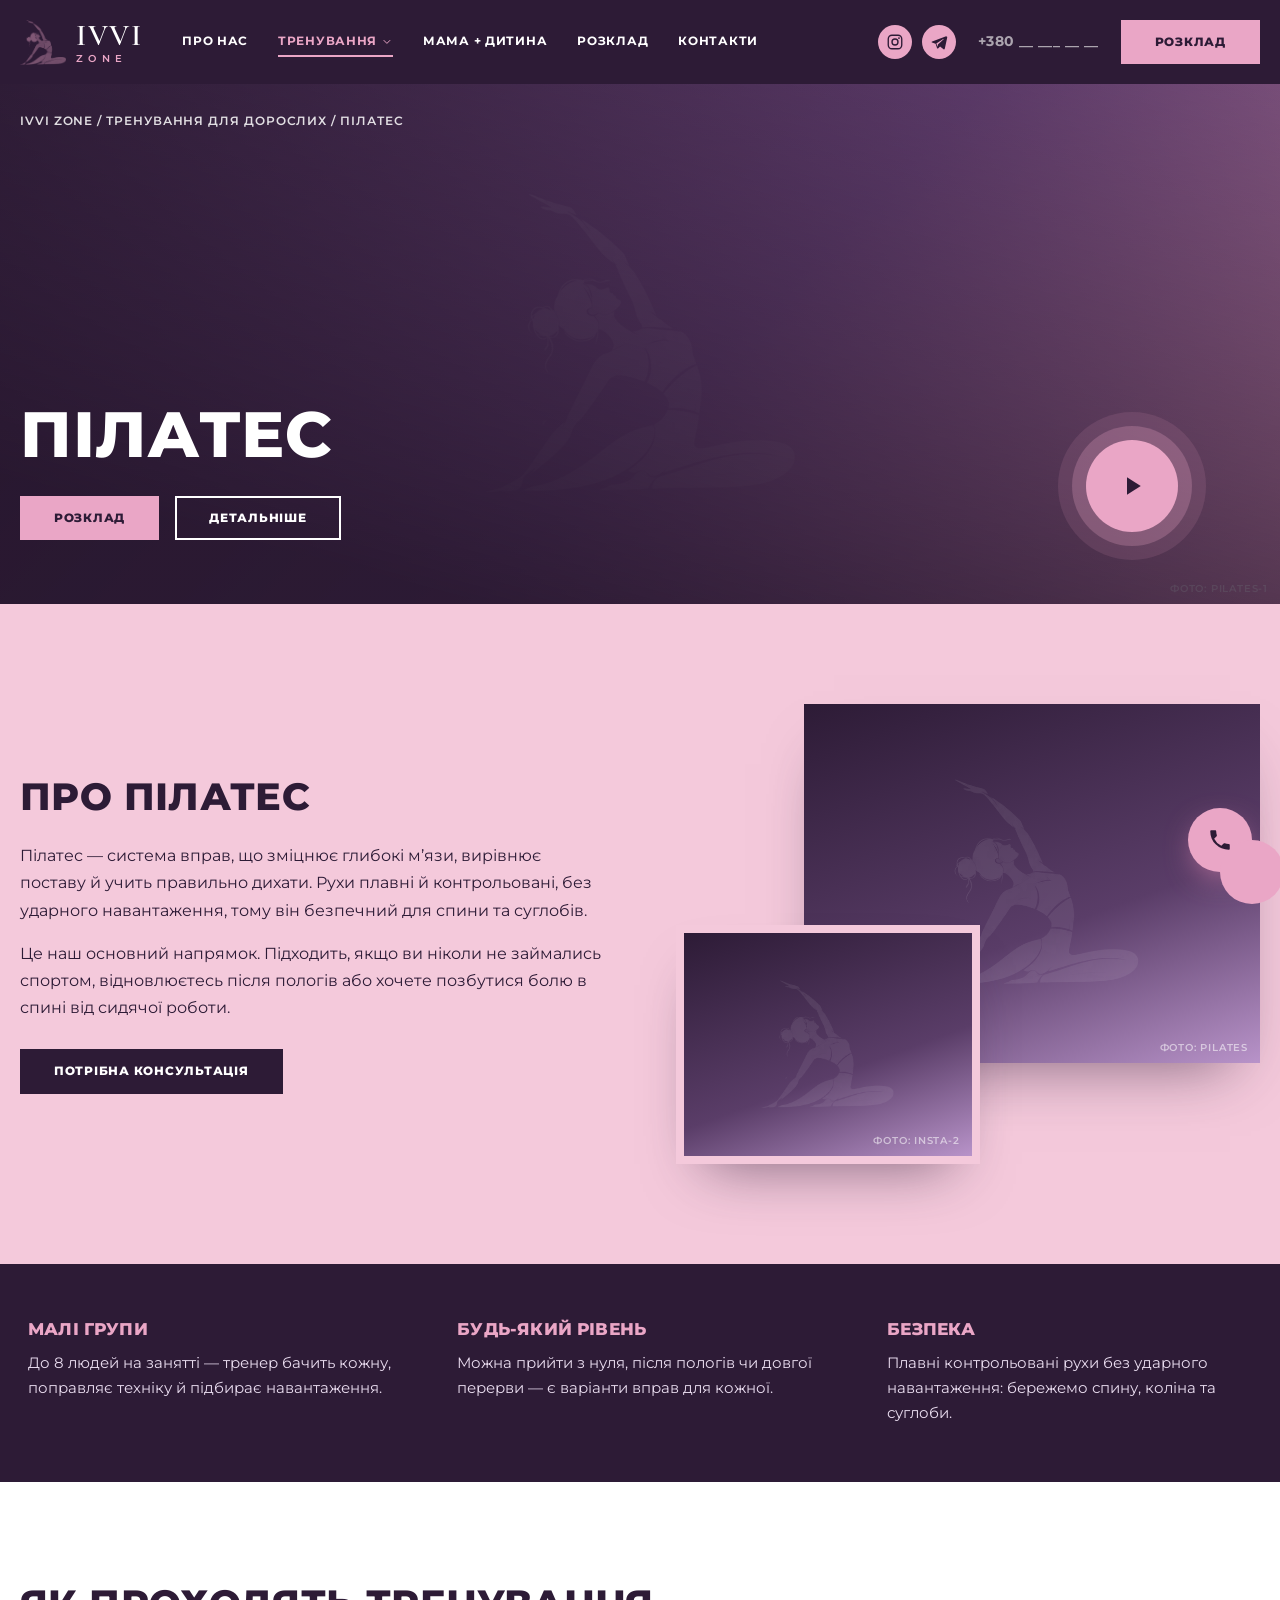
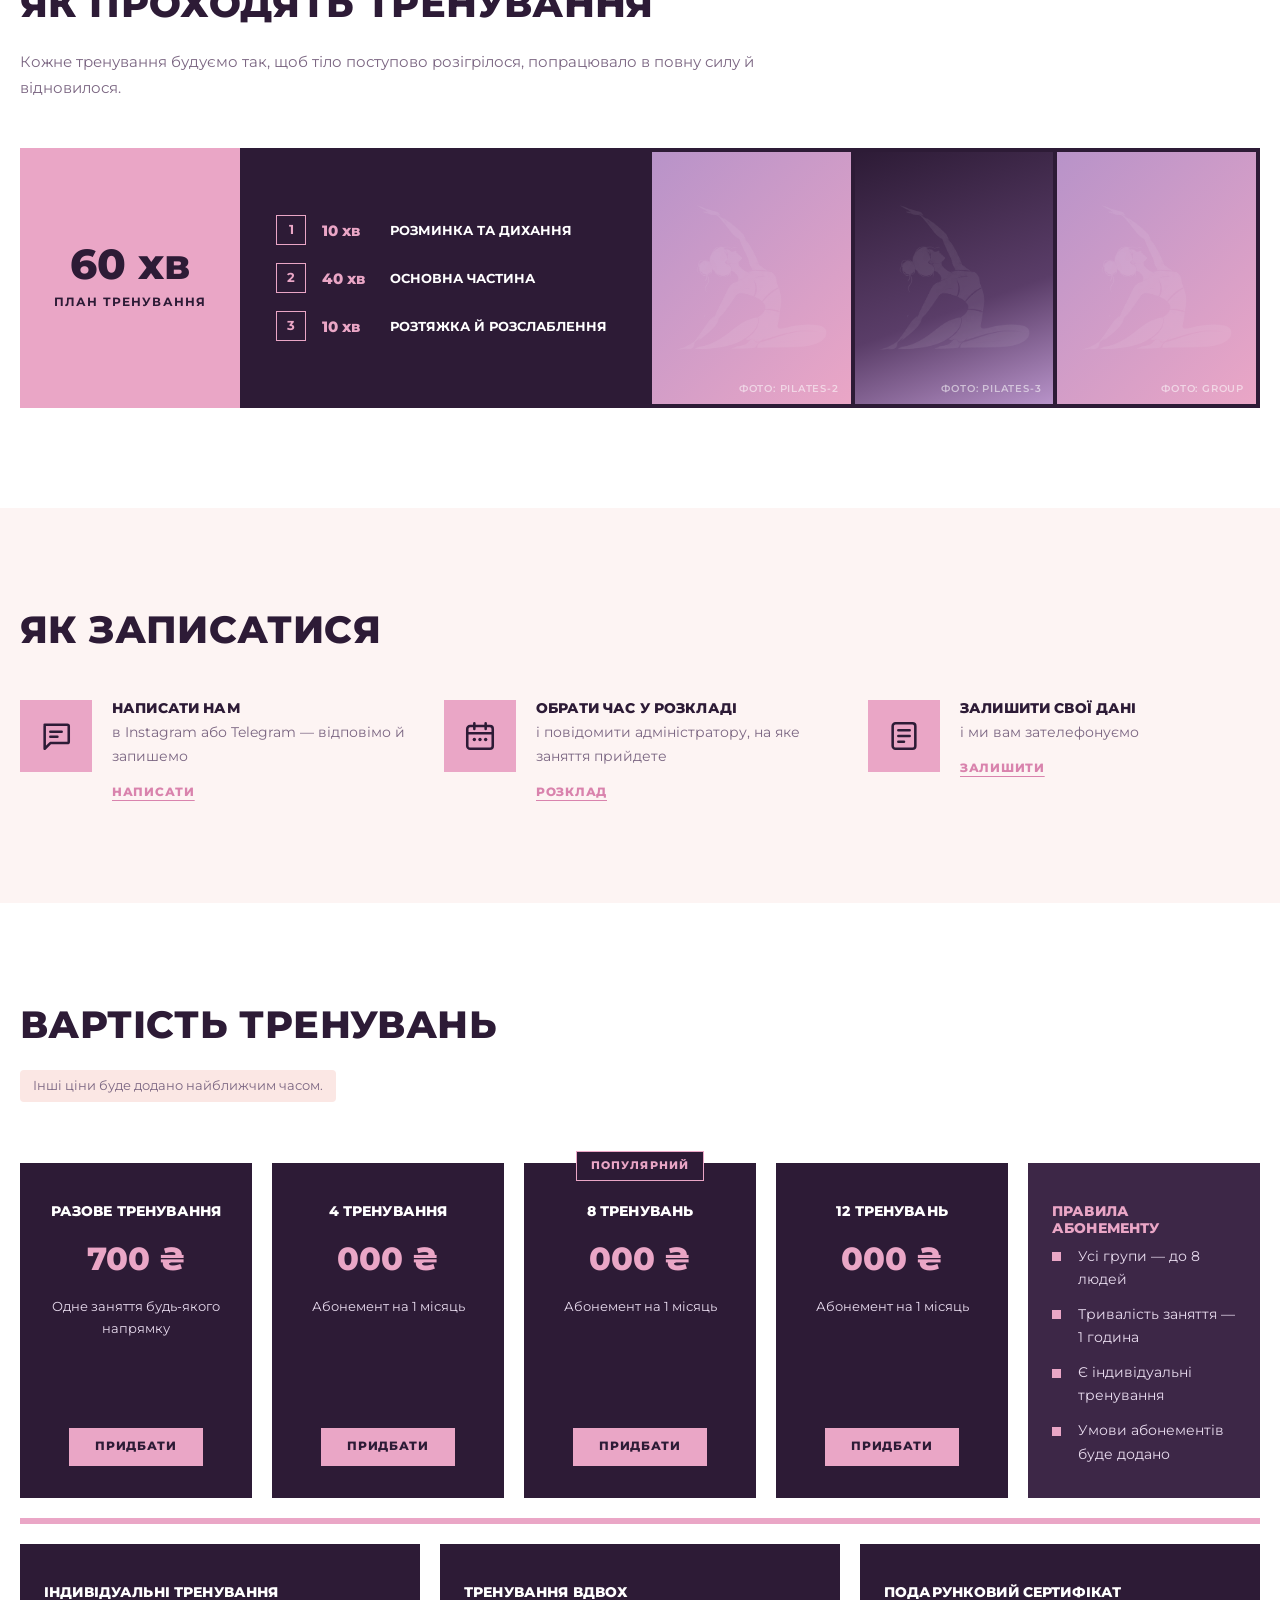
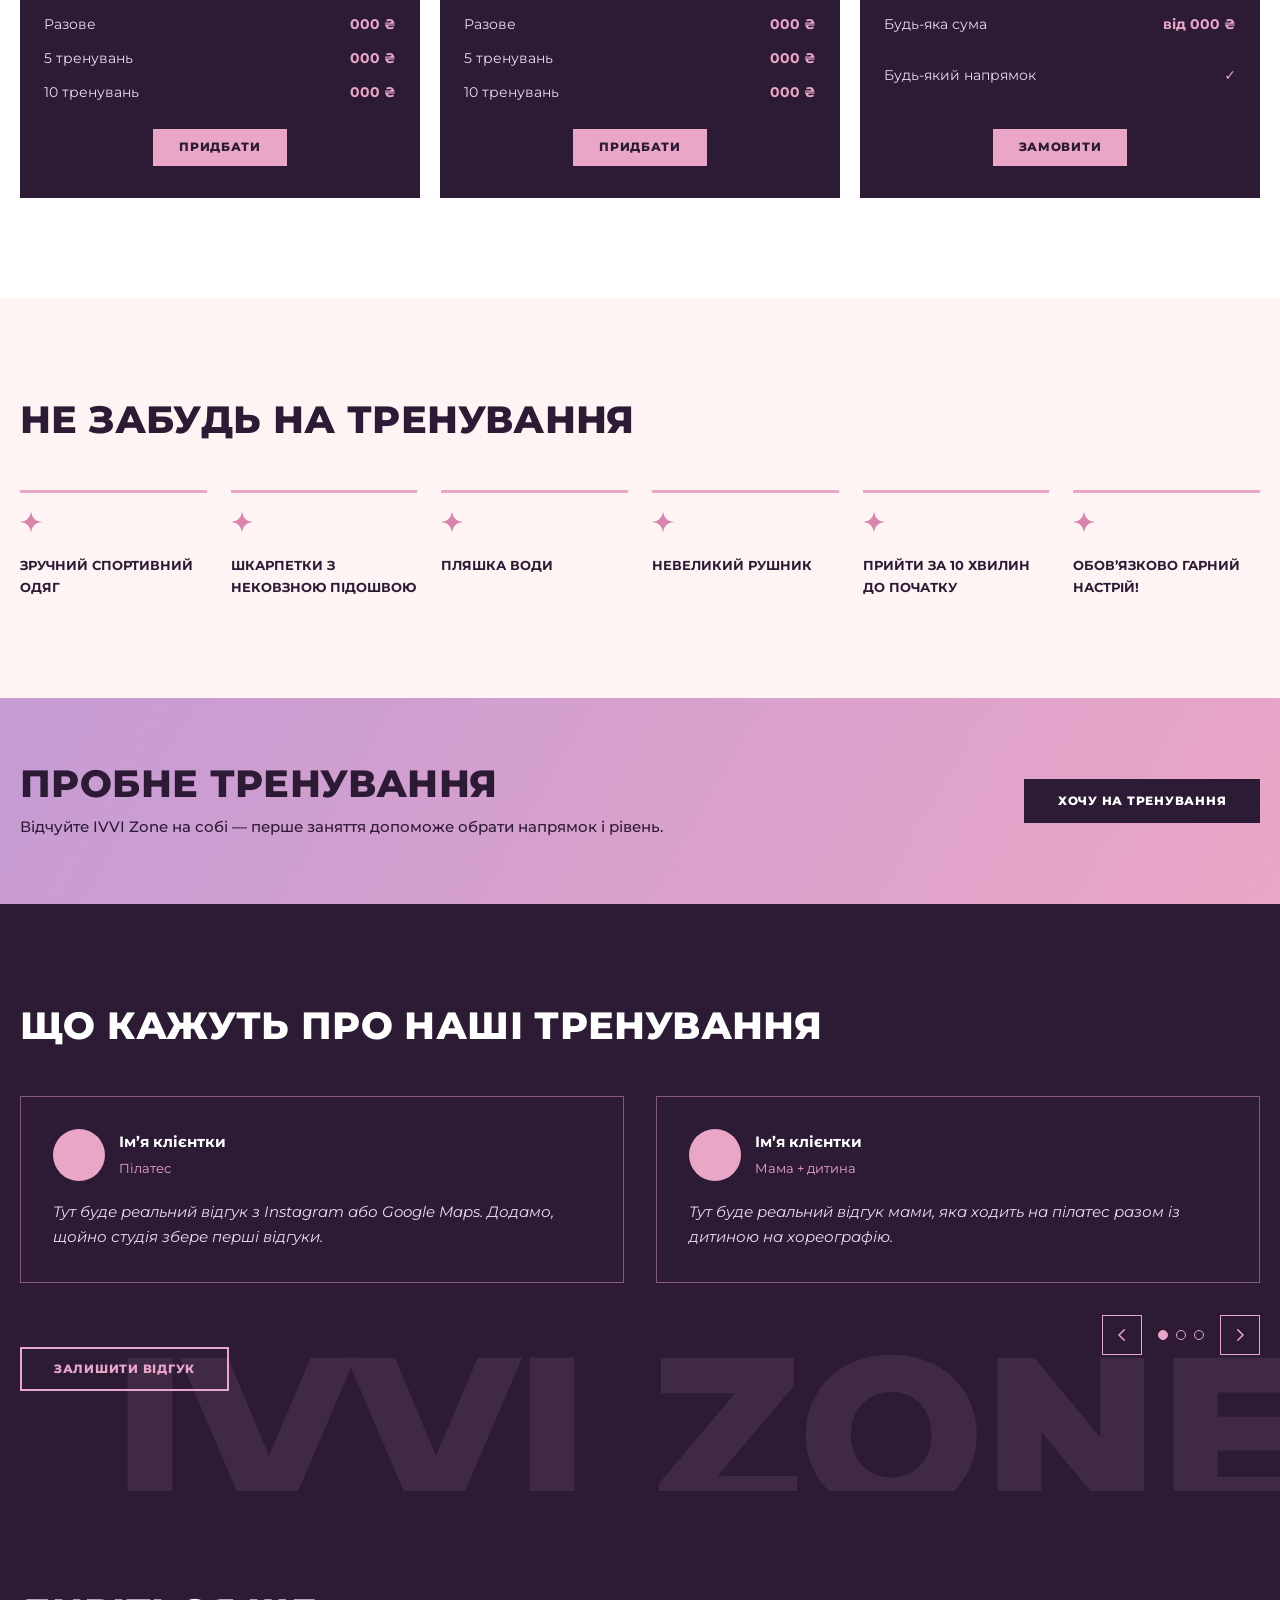
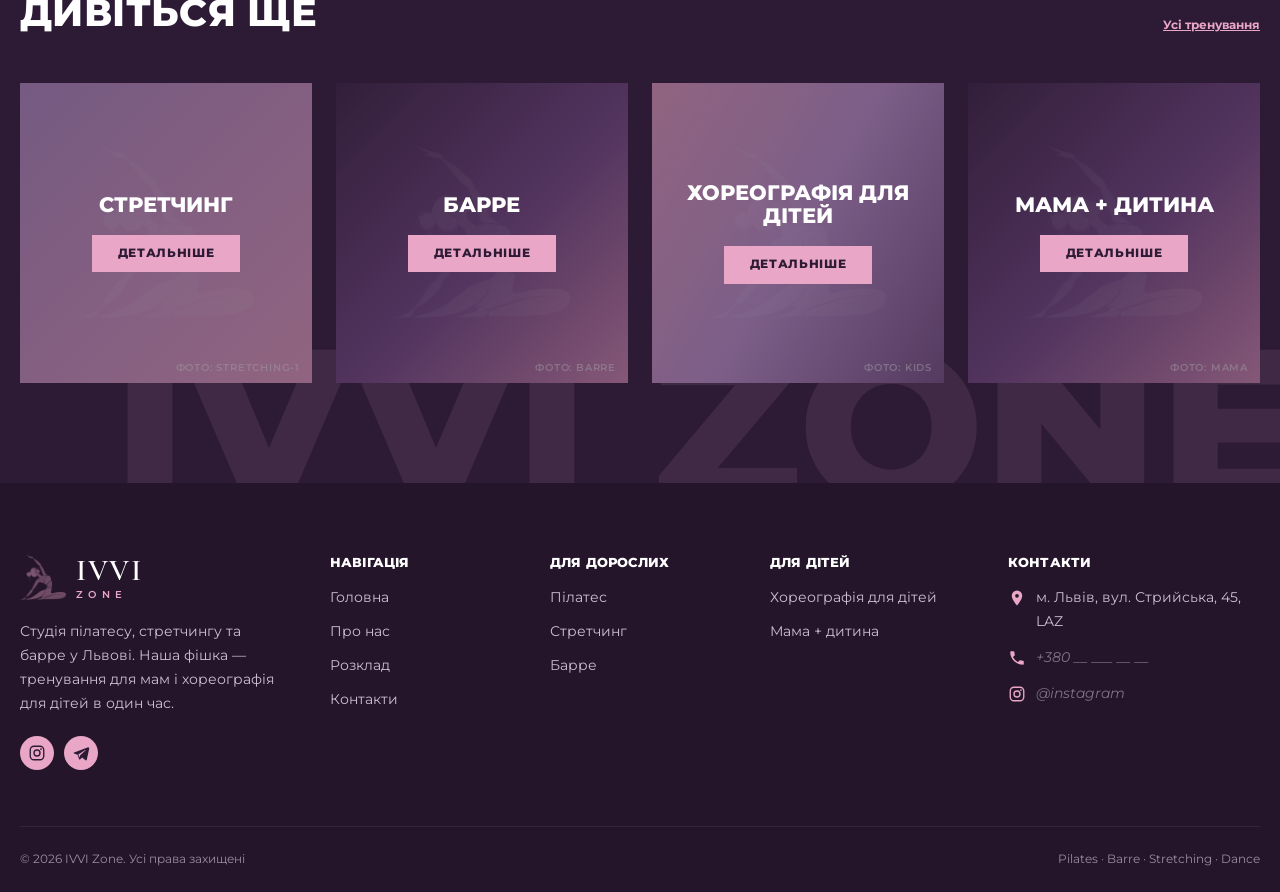
<file: pilates.html>
<!doctype html>
<html lang="uk">
<head>
  <meta charset="utf-8">
  <meta name="viewport" content="width=device-width, initial-scale=1">
  <title>Пілатес у Львові для початківців і мам після пологів — IVVI Zone</title>
  <meta name="description" content="Пілатес у Львові в малих групах: сильний прес і спина, правильне дихання, безпечно після пологів.">
  <meta name="theme-color" content="#2f1d38">
  <link rel="icon" type="image/png" href="assets/favicon.png">
  <link rel="apple-touch-icon" href="assets/apple-touch-icon.png">
  <link rel="preconnect" href="https://fonts.googleapis.com">
  <link rel="preconnect" href="https://fonts.gstatic.com" crossorigin>
  <link href="https://fonts.googleapis.com/css2?family=Cormorant+Garamond:ital,wght@0,500;0,600;1,500&family=Montserrat:wght@400;500;600;700;800&display=swap" rel="stylesheet">
  <link rel="stylesheet" href="styles.css">
</head>
<body>
<header class="header" id="top">
  <div class="container header__inner">
    <a class="logo" href="index.html" aria-label="IVVI Zone — на головну">
      <img src="assets/mark-pink.webp" alt="" width="46" height="45">
      <span class="logo__text">IVVI<small>zone</small></span>
    </a>
    <nav class="menu" id="menu" aria-label="Головне меню">
      <ul class="menu__list">
        <li><a href="index.html#about">Про нас</a></li>
        <li class="menu__drop">
          <button class="menu__toggle is-current" type="button" aria-expanded="false">Тренування <svg viewBox="0 0 24 24" aria-hidden="true"><path d="m6 9 6 6 6-6" fill="none" stroke="currentColor" stroke-width="2" stroke-linecap="round" stroke-linejoin="round"/></svg></button>
          <div class="dropdown">
            <div><p class="dropdown__title">Дорослим</p><ul><li><a href="pilates.html">Пілатес</a></li><li><a href="stretching.html">Стретчинг</a></li><li><a href="barre.html">Барре</a></li></ul></div>
            <div><p class="dropdown__title">Дітям</p><ul><li><a href="choreography.html">Хореографія для дітей</a></li><li><a href="mama.html">Мама + дитина</a></li></ul></div>
          </div>
        </li>
        <li><a href="mama.html">Мама + дитина</a></li>
        <li><a href="schedule.html">Розклад</a></li>
        <li><a href="contacts.html">Контакти</a></li>
      </ul>
      <div class="menu__side">
        <div class="socials ">
      <a href="#" aria-label="Instagram"><svg viewBox="0 0 24 24" aria-hidden="true"><rect x="3" y="3" width="18" height="18" rx="5" fill="none" stroke="currentColor" stroke-width="1.8"/><circle cx="12" cy="12" r="4" fill="none" stroke="currentColor" stroke-width="1.8"/><circle cx="17.3" cy="6.7" r="1.2" fill="currentColor"/></svg></a>
      <a href="#" aria-label="Telegram"><svg viewBox="0 0 24 24" aria-hidden="true"><path d="M21.5 4.2 2.9 11.4c-1 .4-1 1.1-.2 1.4l4.8 1.5 1.8 5.6c.2.6.4.8.9.8.4 0 .6-.2.9-.4l2.3-2.2 4.7 3.5c.9.5 1.5.2 1.7-.8l3.1-14.6c.3-1.3-.5-1.9-1.4-1.5ZM8.4 14l9.3-5.9c.5-.3.9-.1.5.2l-7.6 6.9-.3 3.2L8.4 14Z" fill="currentColor"/></svg></a>
    </div>
        <a class="header__phone" href="contacts.html">+380 __ ___ __ __</a>
        <a class="btn btn--pink" href="schedule.html">Розклад</a>
      </div>
    </nav>
    <button class="burger" id="burger" type="button" aria-label="Відкрити меню" aria-expanded="false" aria-controls="menu"><span></span><span></span><span></span></button>
  </div>
</header>
<main>
<section class="page-hero">
  <div class="page-hero__bg" data-ph="0" data-ph-label="фото: pilates-1"></div>
  <div class="container page-hero__inner">
    <nav class="crumbs" aria-label="Навігація"><a href="index.html">IVVI Zone</a> / <a href="index.html#trainings">Тренування для дорослих</a> / <span>Пілатес</span></nav>
    <h1>Пілатес</h1>
    
    <div class="page-hero__actions">
        <a class="btn btn--pink" href="schedule.html">Розклад</a>
        <a class="btn btn--outline-light" href="#more">Детальніше</a>
      </div>
  </div>
  <button class="page-hero__play" type="button" data-modal-open aria-label="Записатися"><svg viewBox="0 0 24 24" aria-hidden="true"><path d="M8 5v14l11-7z" fill="currentColor"/></svg></button>
</section>
<section class="section section--pink about" id="more">
  <span class="watermark" aria-hidden="true">IVVI ZONE</span>
  <div class="container about__grid">
    <div class="about__text anim anim--left">
      <h2>Про пілатес</h2>
      <p>Пілатес — система вправ, що зміцнює глибокі м’язи, вирівнює поставу й учить правильно дихати. Рухи плавні й контрольовані, без ударного навантаження, тому він безпечний для спини та суглобів.</p><p>Це наш основний напрямок. Підходить, якщо ви ніколи не займались спортом, відновлюєтесь після пологів або хочете позбутися болю в спині від сидячої роботи.</p>
      <button class="btn btn--dark" type="button" data-modal-open>Потрібна консультація</button>
    </div>
    <div class="about__pics anim anim--right">
      <div class="about__pic about__pic--1" data-ph="2" data-ph-label="фото: pilates"></div>
      <div class="about__pic about__pic--2" data-ph="2" data-ph-label="фото: insta-2"></div>
    </div>
  </div>
</section>
<section class="section section--dark section--tight">
  <div class="container"><div class="adv-grid"><article class="adv"><h3>Малі групи</h3><p>До 8 людей на занятті — тренер бачить кожну, поправляє техніку й підбирає навантаження.</p></article><article class="adv"><h3>Будь-який рівень</h3><p>Можна прийти з нуля, після пологів чи довгої перерви — є варіанти вправ для кожної.</p></article><article class="adv"><h3>Безпека</h3><p>Плавні контрольовані рухи без ударного навантаження: бережемо спину, коліна та суглоби.</p></article></div></div>
</section>
<section class="section">
  <span class="watermark" aria-hidden="true">IVVI ZONE</span>
  <div class="container">
    <div class="section__head anim anim--fade">
      <h2>Як проходять тренування</h2>
      <p>Кожне тренування будуємо так, щоб тіло поступово розігрілося, попрацювало в повну силу й відновилося.</p>
    </div>
    <div class="plan anim anim--fade">
      <div class="plan__total"><b>60 хв</b><span>план тренування</span></div>
      <ol class="plan__steps"><li><span class="plan__min">10 хв</span><span class="plan__label">Розминка та дихання</span></li><li><span class="plan__min">40 хв</span><span class="plan__label">Основна частина</span></li><li><span class="plan__min">10 хв</span><span class="plan__label">Розтяжка й розслаблення</span></li></ol>
      <div class="plan__pics"><span class="plan__pic" data-ph="1" data-ph-label="фото: pilates-2"></span><span class="plan__pic" data-ph="2" data-ph-label="фото: pilates-3"></span><span class="plan__pic" data-ph="1" data-ph-label="фото: group"></span></div>
    </div>
  </div>
</section>
<section class="section section--soft">
  <div class="container">
    <div class="section__head anim anim--fade"><h2>Як записатися</h2></div>
    <div class="ways"><div class="way anim anim--fade"><span class="way__icon"><svg viewBox="0 0 24 24" aria-hidden="true"><path d="M4 4h16a1 1 0 0 1 1 1v11a1 1 0 0 1-1 1H8l-4 4V5a1 1 0 0 1 1-1Z" fill="none" stroke="currentColor" stroke-width="1.8" stroke-linejoin="round"/><path d="M8 9h8M8 12.5h5" stroke="currentColor" stroke-width="1.8" stroke-linecap="round"/></svg></span><div><h3>Написати нам</h3><p>в Instagram або Telegram — відповімо й запишемо</p><a class="way__link" href="#">Написати</a></div></div><div class="way anim anim--fade"><span class="way__icon"><svg viewBox="0 0 24 24" aria-hidden="true"><rect x="3" y="5" width="18" height="16" rx="2" fill="none" stroke="currentColor" stroke-width="1.8"/><path d="M3 10h18M8 3v4M16 3v4" stroke="currentColor" stroke-width="1.8" stroke-linecap="round"/><circle cx="8" cy="14.5" r="1.2" fill="currentColor"/><circle cx="12" cy="14.5" r="1.2" fill="currentColor"/><circle cx="16" cy="14.5" r="1.2" fill="currentColor"/></svg></span><div><h3>Обрати час у розкладі</h3><p>і повідомити адміністратору, на яке заняття прийдете</p><a class="way__link" href="schedule.html">Розклад</a></div></div><div class="way anim anim--fade"><span class="way__icon"><svg viewBox="0 0 24 24" aria-hidden="true"><rect x="4" y="3" width="16" height="18" rx="2" fill="none" stroke="currentColor" stroke-width="1.8"/><path d="M8 8h8M8 12h8M8 16h4" stroke="currentColor" stroke-width="1.8" stroke-linecap="round"/></svg></span><div><h3>Залишити свої дані</h3><p>і ми вам зателефонуємо</p><button class="way__link" type="button" data-modal-open>Залишити</button></div></div></div>
  </div>
</section>
<section class="section" id="prices">
  <div class="container">
    <div class="section__head anim anim--fade"><h2>Вартість тренувань</h2><p class="placeholder-note">Інші ціни буде додано найближчим часом.</p></div>
    <div class="prices">
      <article class="price anim anim--rotate">
  
  <h3>Разове тренування</h3>
  <p class="price__value">700 ₴</p>
  <p class="price__note">Одне заняття будь-якого напрямку</p>
  <button class="btn btn--pink btn--sm" type="button" data-modal-open>Придбати</button>
</article><article class="price anim anim--rotate">
  
  <h3>4 тренування</h3>
  <p class="price__value">000 ₴</p>
  <p class="price__note">Абонемент на 1 місяць</p>
  <button class="btn btn--pink btn--sm" type="button" data-modal-open>Придбати</button>
</article><article class="price anim anim--rotate">
  <span class="price__tag">Популярний</span>
  <h3>8 тренувань</h3>
  <p class="price__value">000 ₴</p>
  <p class="price__note">Абонемент на 1 місяць</p>
  <button class="btn btn--pink btn--sm" type="button" data-modal-open>Придбати</button>
</article><article class="price anim anim--rotate">
  
  <h3>12 тренувань</h3>
  <p class="price__value">000 ₴</p>
  <p class="price__note">Абонемент на 1 місяць</p>
  <button class="btn btn--pink btn--sm" type="button" data-modal-open>Придбати</button>
</article>
      <aside class="price price--rules anim anim--rotate">
        <h3>Правила абонементу</h3>
        <ul class="bullets bullets--small"><li>Усі групи — до 8 людей</li><li>Тривалість заняття — 1 година</li><li>Є індивідуальні тренування</li><li>Умови абонементів буде додано</li></ul>
      </aside>
    </div>
    <div class="prices__extra"><article class="price price--row anim anim--rotate">
  <h3>Індивідуальні тренування</h3>
  <ul class="price__list"><li><span>Разове</span><b>000 ₴</b></li><li><span>5 тренувань</span><b>000 ₴</b></li><li><span>10 тренувань</span><b>000 ₴</b></li></ul>
  <button class="btn btn--pink btn--sm" type="button" data-modal-open>Придбати</button>
</article><article class="price price--row anim anim--rotate">
  <h3>Тренування вдвох</h3>
  <ul class="price__list"><li><span>Разове</span><b>000 ₴</b></li><li><span>5 тренувань</span><b>000 ₴</b></li><li><span>10 тренувань</span><b>000 ₴</b></li></ul>
  <button class="btn btn--pink btn--sm" type="button" data-modal-open>Придбати</button>
</article><article class="price price--row anim anim--rotate">
  <h3>Подарунковий сертифікат</h3>
  <ul class="price__list"><li><span>Будь-яка сума</span><b>від 000 ₴</b></li><li><span>Будь-який напрямок</span><b>✓</b></li></ul>
  <button class="btn btn--pink btn--sm" type="button" data-modal-open>Замовити</button>
</article></div>
  </div>
</section>
<section class="section section--soft">
  <div class="container">
    <div class="section__head anim anim--fade"><h2>Не забудь на тренування</h2></div>
    <ul class="checklist"><li class="anim anim--fade"><span><svg viewBox="0 0 24 24" aria-hidden="true"><path d="M12 0C12.9 7.6 16.4 11.1 24 12C16.4 12.9 12.9 16.4 12 24C11.1 16.4 7.6 12.9 0 12C7.6 11.1 11.1 7.6 12 0Z" fill="currentColor"/></svg></span>Зручний спортивний одяг</li><li class="anim anim--fade"><span><svg viewBox="0 0 24 24" aria-hidden="true"><path d="M12 0C12.9 7.6 16.4 11.1 24 12C16.4 12.9 12.9 16.4 12 24C11.1 16.4 7.6 12.9 0 12C7.6 11.1 11.1 7.6 12 0Z" fill="currentColor"/></svg></span>Шкарпетки з нековзною підошвою</li><li class="anim anim--fade"><span><svg viewBox="0 0 24 24" aria-hidden="true"><path d="M12 0C12.9 7.6 16.4 11.1 24 12C16.4 12.9 12.9 16.4 12 24C11.1 16.4 7.6 12.9 0 12C7.6 11.1 11.1 7.6 12 0Z" fill="currentColor"/></svg></span>Пляшка води</li><li class="anim anim--fade"><span><svg viewBox="0 0 24 24" aria-hidden="true"><path d="M12 0C12.9 7.6 16.4 11.1 24 12C16.4 12.9 12.9 16.4 12 24C11.1 16.4 7.6 12.9 0 12C7.6 11.1 11.1 7.6 12 0Z" fill="currentColor"/></svg></span>Невеликий рушник</li><li class="anim anim--fade"><span><svg viewBox="0 0 24 24" aria-hidden="true"><path d="M12 0C12.9 7.6 16.4 11.1 24 12C16.4 12.9 12.9 16.4 12 24C11.1 16.4 7.6 12.9 0 12C7.6 11.1 11.1 7.6 12 0Z" fill="currentColor"/></svg></span>Прийти за 10 хвилин до початку</li><li class="anim anim--fade"><span><svg viewBox="0 0 24 24" aria-hidden="true"><path d="M12 0C12.9 7.6 16.4 11.1 24 12C16.4 12.9 12.9 16.4 12 24C11.1 16.4 7.6 12.9 0 12C7.6 11.1 11.1 7.6 12 0Z" fill="currentColor"/></svg></span>Обов’язково гарний настрій!</li></ul>
  </div>
</section>
<section class="trial">
  <div class="container trial__inner">
    <div class="trial__text anim anim--tilt">
      <h2>Пробне тренування</h2>
      <p>Відчуйте IVVI Zone на собі — перше заняття допоможе обрати напрямок і рівень.</p>
    </div>
    <button class="btn btn--dark btn--beat anim" type="button" data-modal-open>Хочу на тренування</button>
  </div>
</section>
<section class="section section--dark">
  <span class="watermark" aria-hidden="true">IVVI ZONE</span>
  <div class="container">
    <div class="section__head section__head--row">
      <h2>Що кажуть про наші тренування</h2>
    </div>
    <div class="slider slider--dark slider--reviews" data-slider data-per-view="2">
  <div class="slider__viewport"><div class="slider__track"><div class="slider__slide"><article class="review">
  <div class="review__head"><span class="review__avatar"><svg viewBox="0 0 24 24" aria-hidden="true"><path d="M12 0C12.9 7.6 16.4 11.1 24 12C16.4 12.9 12.9 16.4 12 24C11.1 16.4 7.6 12.9 0 12C7.6 11.1 11.1 7.6 12 0Z" fill="currentColor"/></svg></span><div><b>Ім’я клієнтки</b><span>Пілатес</span></div></div>
  <p>Тут буде реальний відгук з Instagram або Google Maps. Додамо, щойно студія збере перші відгуки.</p>
</article></div><div class="slider__slide"><article class="review">
  <div class="review__head"><span class="review__avatar"><svg viewBox="0 0 24 24" aria-hidden="true"><path d="M12 0C12.9 7.6 16.4 11.1 24 12C16.4 12.9 12.9 16.4 12 24C11.1 16.4 7.6 12.9 0 12C7.6 11.1 11.1 7.6 12 0Z" fill="currentColor"/></svg></span><div><b>Ім’я клієнтки</b><span>Мама + дитина</span></div></div>
  <p>Тут буде реальний відгук мами, яка ходить на пілатес разом із дитиною на хореографію.</p>
</article></div><div class="slider__slide"><article class="review">
  <div class="review__head"><span class="review__avatar"><svg viewBox="0 0 24 24" aria-hidden="true"><path d="M12 0C12.9 7.6 16.4 11.1 24 12C16.4 12.9 12.9 16.4 12 24C11.1 16.4 7.6 12.9 0 12C7.6 11.1 11.1 7.6 12 0Z" fill="currentColor"/></svg></span><div><b>Ім’я клієнтки</b><span>Стретчинг</span></div></div>
  <p>Тут буде реальний відгук про стретчинг. Можна додати фото або коротке відео.</p>
</article></div><div class="slider__slide"><article class="review">
  <div class="review__head"><span class="review__avatar"><svg viewBox="0 0 24 24" aria-hidden="true"><path d="M12 0C12.9 7.6 16.4 11.1 24 12C16.4 12.9 12.9 16.4 12 24C11.1 16.4 7.6 12.9 0 12C7.6 11.1 11.1 7.6 12 0Z" fill="currentColor"/></svg></span><div><b>Ім’я клієнтки</b><span>Хореографія</span></div></div>
  <p>Тут буде реальний відгук батьків про дитячу хореографію.</p>
</article></div></div></div>
  <div class="slider__nav">
    <button class="slider__arrow slider__arrow--prev" type="button" aria-label="Назад"><svg viewBox="0 0 24 24" aria-hidden="true"><path d="m9 5 7 7-7 7" fill="none" stroke="currentColor" stroke-width="2" stroke-linecap="round" stroke-linejoin="round"/></svg></button>
    <div class="slider__dots"></div>
    <button class="slider__arrow" type="button" aria-label="Далі"><svg viewBox="0 0 24 24" aria-hidden="true"><path d="m9 5 7 7-7 7" fill="none" stroke="currentColor" stroke-width="2" stroke-linecap="round" stroke-linejoin="round"/></svg></button>
  </div>
</div>
    <a class="btn btn--outline-pink" href="#">Залишити відгук</a>
  </div>
</section>
<section class="section section--dark">
  <span class="watermark" aria-hidden="true">IVVI ZONE</span>
  <div class="container">
    <div class="section__head section__head--row"><h2>Дивіться ще</h2><a class="link-more" href="index.html#trainings">Усі тренування</a></div>
    <div class="services services--four"><a class="service anim anim--flip" href="stretching.html">
  <span class="service__bg" data-ph="1" data-ph-label="фото: stretching-1"></span>
  
  <span class="service__body"><span class="service__title">Стретчинг</span><span class="btn btn--pink btn--sm">Детальніше</span></span>
</a><a class="service anim anim--flip" href="barre.html">
  <span class="service__bg" data-ph="0" data-ph-label="фото: barre"></span>
  
  <span class="service__body"><span class="service__title">Барре</span><span class="btn btn--pink btn--sm">Детальніше</span></span>
</a><a class="service anim anim--flip" href="choreography.html">
  <span class="service__bg" data-ph="3" data-ph-label="фото: kids"></span>
  
  <span class="service__body"><span class="service__title">Хореографія для дітей</span><span class="btn btn--pink btn--sm">Детальніше</span></span>
</a><a class="service anim anim--flip" href="mama.html">
  <span class="service__bg" data-ph="0" data-ph-label="фото: mama"></span>
  
  <span class="service__body"><span class="service__title">Мама + дитина</span><span class="btn btn--pink btn--sm">Детальніше</span></span>
</a></div>
  </div>
</section>
</main>
<footer class="footer">
  <div class="container footer__grid">
    <div class="footer__about">
      <a class="logo logo--light" href="index.html"><img src="assets/mark-pink.webp" alt="" width="46" height="45"><span class="logo__text">IVVI<small>zone</small></span></a>
      <p>Студія пілатесу, стретчингу та барре у Львові. Наша фішка — тренування для мам і хореографія для дітей в один час.</p>
      <div class="socials socials--light">
      <a href="#" aria-label="Instagram"><svg viewBox="0 0 24 24" aria-hidden="true"><rect x="3" y="3" width="18" height="18" rx="5" fill="none" stroke="currentColor" stroke-width="1.8"/><circle cx="12" cy="12" r="4" fill="none" stroke="currentColor" stroke-width="1.8"/><circle cx="17.3" cy="6.7" r="1.2" fill="currentColor"/></svg></a>
      <a href="#" aria-label="Telegram"><svg viewBox="0 0 24 24" aria-hidden="true"><path d="M21.5 4.2 2.9 11.4c-1 .4-1 1.1-.2 1.4l4.8 1.5 1.8 5.6c.2.6.4.8.9.8.4 0 .6-.2.9-.4l2.3-2.2 4.7 3.5c.9.5 1.5.2 1.7-.8l3.1-14.6c.3-1.3-.5-1.9-1.4-1.5ZM8.4 14l9.3-5.9c.5-.3.9-.1.5.2l-7.6 6.9-.3 3.2L8.4 14Z" fill="currentColor"/></svg></a>
    </div>
    </div>
    <div>
      <h3>Навігація</h3>
      <ul>
        <li><a href="index.html">Головна</a></li>
        <li><a href="index.html#about">Про нас</a></li>
        <li><a href="schedule.html">Розклад</a></li>
        <li><a href="contacts.html">Контакти</a></li>
      </ul>
    </div>
    <div><h3>Для дорослих</h3><ul><li><a href="pilates.html">Пілатес</a></li><li><a href="stretching.html">Стретчинг</a></li><li><a href="barre.html">Барре</a></li></ul></div>
    <div><h3>Для дітей</h3><ul><li><a href="choreography.html">Хореографія для дітей</a></li><li><a href="mama.html">Мама + дитина</a></li></ul></div>
    <div class="footer__contacts">
      <h3>Контакти</h3>
      <p class="footer__line"><svg viewBox="0 0 24 24" aria-hidden="true"><path d="M12 2a7 7 0 0 0-7 7c0 5.2 7 13 7 13s7-7.8 7-13a7 7 0 0 0-7-7Zm0 9.5A2.5 2.5 0 1 1 12 6.5a2.5 2.5 0 0 1 0 5Z" fill="currentColor"/></svg><span>м. Львів, вул. Стрийська, 45, LAZ</span></p>
      <p class="footer__line"><svg viewBox="0 0 24 24" aria-hidden="true"><path d="M6.6 10.8a15.1 15.1 0 0 0 6.6 6.6l2.2-2.2c.3-.3.7-.4 1-.2 1.1.4 2.3.6 3.6.6.6 0 1 .4 1 1V20c0 .6-.4 1-1 1A17 17 0 0 1 3 4c0-.6.4-1 1-1h3.5c.6 0 1 .4 1 1 0 1.3.2 2.5.6 3.6.1.3 0 .7-.2 1l-2.3 2.2Z" fill="currentColor"/></svg><span class="placeholder">+380 __ ___ __ __</span></p>
      <p class="footer__line"><svg viewBox="0 0 24 24" aria-hidden="true"><rect x="3" y="3" width="18" height="18" rx="5" fill="none" stroke="currentColor" stroke-width="1.8"/><circle cx="12" cy="12" r="4" fill="none" stroke="currentColor" stroke-width="1.8"/><circle cx="17.3" cy="6.7" r="1.2" fill="currentColor"/></svg><span class="placeholder">@instagram</span></p>
    </div>
  </div>
  <div class="container footer__bottom">
    <span>© <span data-year>2026</span> IVVI Zone. Усі права захищені</span>
    <span>Pilates · Barre · Stretching · Dance</span>
  </div>
</footer>
<button class="callback" type="button" data-modal-open aria-label="Записатися на тренування">
  <span class="callback__ring"></span><svg viewBox="0 0 24 24" aria-hidden="true"><path d="M6.6 10.8a15.1 15.1 0 0 0 6.6 6.6l2.2-2.2c.3-.3.7-.4 1-.2 1.1.4 2.3.6 3.6.6.6 0 1 .4 1 1V20c0 .6-.4 1-1 1A17 17 0 0 1 3 4c0-.6.4-1 1-1h3.5c.6 0 1 .4 1 1 0 1.3.2 2.5.6 3.6.1.3 0 .7-.2 1l-2.3 2.2Z" fill="currentColor"/></svg>
</button>
<div class="modal" id="modal" role="dialog" aria-modal="true" aria-labelledby="modal-title" hidden>
  <div class="modal__backdrop" data-modal-close></div>
  <div class="modal__box">
    <button class="modal__close" type="button" data-modal-close aria-label="Закрити">×</button>
    <h2 id="modal-title">Запис на тренування</h2>
    <p>Залиште контакти — адміністратор зателефонує, підбере зручний час і відповість на питання.</p>
    <form class="form" data-form novalidate>
      <input name="name" type="text" placeholder="Ваше ім’я" autocomplete="given-name" required>
      <input name="phone" type="tel" placeholder="+380" autocomplete="tel" required>
      <select name="direction" data-direction><option>Пілатес</option><option>Стретчинг</option><option>Барре</option><option>Хореографія для дитини</option><option>Мама + дитина</option><option>Індивідуальне тренування</option></select>
      <input name="age" type="number" min="3" max="14" placeholder="Вік дитини" data-age hidden>
      <button class="btn btn--pink btn--wide" type="submit">Хочу на тренування</button>
      <p class="form__status" role="status" aria-live="polite"></p>
    </form>
  </div>
</div>
<script src="script.js"></script>
</body>
</html>
</file>
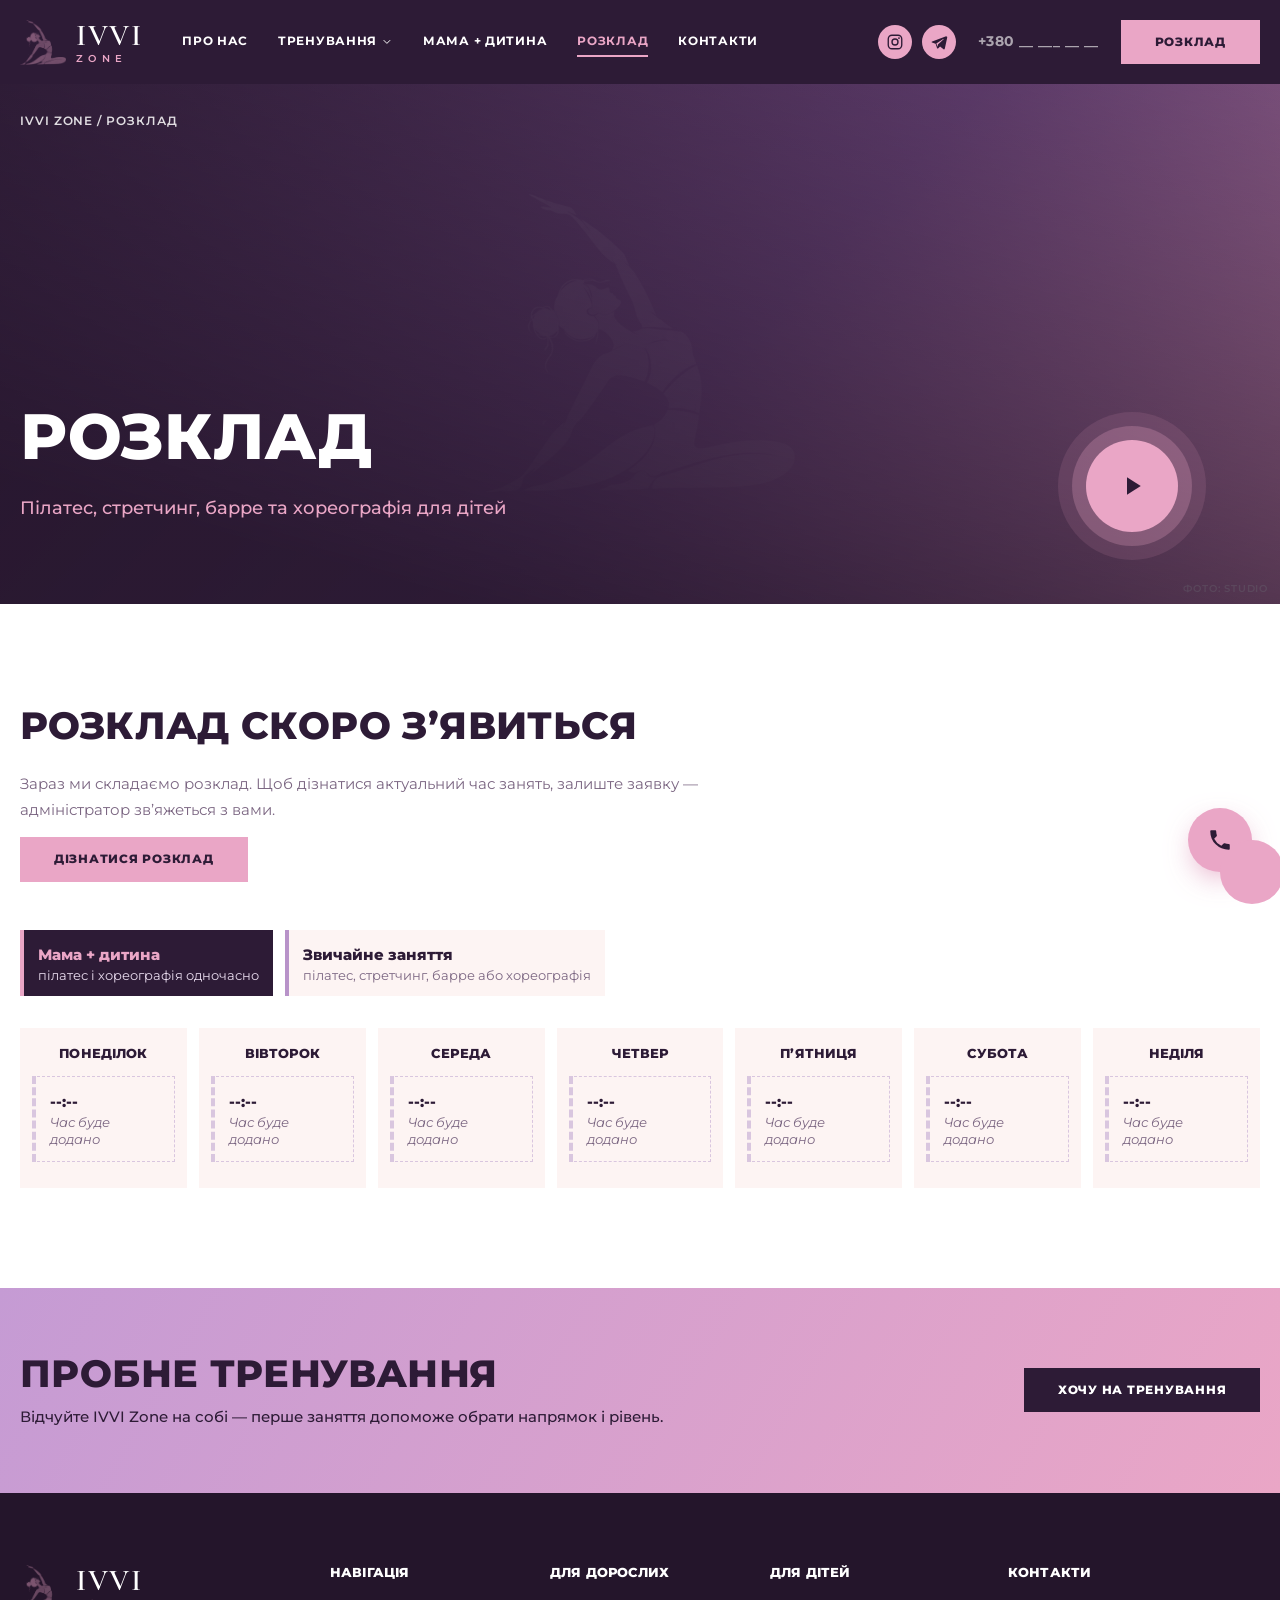
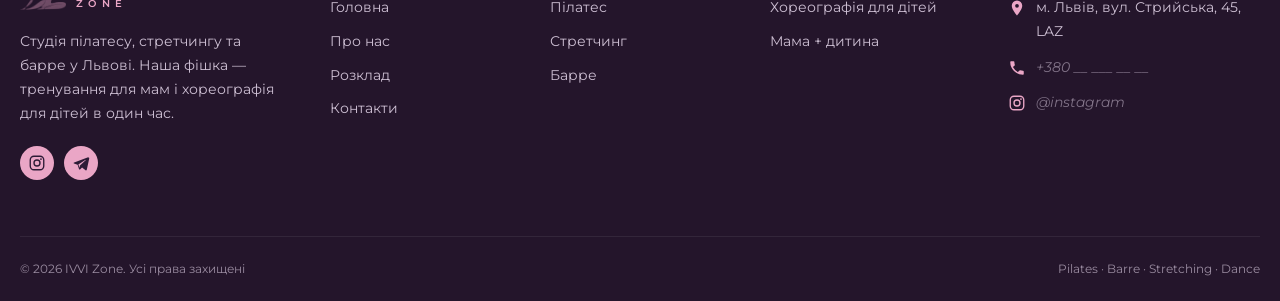
<file: schedule.html>
<!doctype html>
<html lang="uk">
<head>
  <meta charset="utf-8">
  <meta name="viewport" content="width=device-width, initial-scale=1">
  <title>Розклад тренувань — IVVI Zone, Львів</title>
  <meta name="description" content="Розклад пілатесу, стретчингу, барре та дитячої хореографії в студії IVVI Zone у Львові.">
  <meta name="theme-color" content="#2f1d38">
  <link rel="icon" type="image/png" href="assets/favicon.png">
  <link rel="apple-touch-icon" href="assets/apple-touch-icon.png">
  <link rel="preconnect" href="https://fonts.googleapis.com">
  <link rel="preconnect" href="https://fonts.gstatic.com" crossorigin>
  <link href="https://fonts.googleapis.com/css2?family=Cormorant+Garamond:ital,wght@0,500;0,600;1,500&family=Montserrat:wght@400;500;600;700;800&display=swap" rel="stylesheet">
  <link rel="stylesheet" href="styles.css">
</head>
<body>
<header class="header" id="top">
  <div class="container header__inner">
    <a class="logo" href="index.html" aria-label="IVVI Zone — на головну">
      <img src="assets/mark-pink.webp" alt="" width="46" height="45">
      <span class="logo__text">IVVI<small>zone</small></span>
    </a>
    <nav class="menu" id="menu" aria-label="Головне меню">
      <ul class="menu__list">
        <li><a href="index.html#about">Про нас</a></li>
        <li class="menu__drop">
          <button class="menu__toggle" type="button" aria-expanded="false">Тренування <svg viewBox="0 0 24 24" aria-hidden="true"><path d="m6 9 6 6 6-6" fill="none" stroke="currentColor" stroke-width="2" stroke-linecap="round" stroke-linejoin="round"/></svg></button>
          <div class="dropdown">
            <div><p class="dropdown__title">Дорослим</p><ul><li><a href="pilates.html">Пілатес</a></li><li><a href="stretching.html">Стретчинг</a></li><li><a href="barre.html">Барре</a></li></ul></div>
            <div><p class="dropdown__title">Дітям</p><ul><li><a href="choreography.html">Хореографія для дітей</a></li><li><a href="mama.html">Мама + дитина</a></li></ul></div>
          </div>
        </li>
        <li><a href="mama.html">Мама + дитина</a></li>
        <li><a href="schedule.html" class="is-current">Розклад</a></li>
        <li><a href="contacts.html">Контакти</a></li>
      </ul>
      <div class="menu__side">
        <div class="socials ">
      <a href="#" aria-label="Instagram"><svg viewBox="0 0 24 24" aria-hidden="true"><rect x="3" y="3" width="18" height="18" rx="5" fill="none" stroke="currentColor" stroke-width="1.8"/><circle cx="12" cy="12" r="4" fill="none" stroke="currentColor" stroke-width="1.8"/><circle cx="17.3" cy="6.7" r="1.2" fill="currentColor"/></svg></a>
      <a href="#" aria-label="Telegram"><svg viewBox="0 0 24 24" aria-hidden="true"><path d="M21.5 4.2 2.9 11.4c-1 .4-1 1.1-.2 1.4l4.8 1.5 1.8 5.6c.2.6.4.8.9.8.4 0 .6-.2.9-.4l2.3-2.2 4.7 3.5c.9.5 1.5.2 1.7-.8l3.1-14.6c.3-1.3-.5-1.9-1.4-1.5ZM8.4 14l9.3-5.9c.5-.3.9-.1.5.2l-7.6 6.9-.3 3.2L8.4 14Z" fill="currentColor"/></svg></a>
    </div>
        <a class="header__phone" href="contacts.html">+380 __ ___ __ __</a>
        <a class="btn btn--pink" href="schedule.html">Розклад</a>
      </div>
    </nav>
    <button class="burger" id="burger" type="button" aria-label="Відкрити меню" aria-expanded="false" aria-controls="menu"><span></span><span></span><span></span></button>
  </div>
</header>
<main>
<section class="page-hero">
  <div class="page-hero__bg" data-ph="0" data-ph-label="фото: studio"></div>
  <div class="container page-hero__inner">
    <nav class="crumbs" aria-label="Навігація"><a href="index.html">IVVI Zone</a> / <span>Розклад</span></nav>
    <h1>Розклад</h1>
    <p class="page-hero__sub">Пілатес, стретчинг, барре та хореографія для дітей</p>
    
  </div>
  <button class="page-hero__play" type="button" data-modal-open aria-label="Записатися"><svg viewBox="0 0 24 24" aria-hidden="true"><path d="M8 5v14l11-7z" fill="currentColor"/></svg></button>
</section>
<section class="section">
  <span class="watermark" aria-hidden="true">IVVI ZONE</span>
  <div class="container">
    <div class="section__head anim anim--fade">
      <h2>Розклад скоро з’явиться</h2>
      <p>Зараз ми складаємо розклад. Щоб дізнатися актуальний час занять, залиште заявку — адміністратор зв’яжеться з вами.</p>
      <button class="btn btn--pink" type="button" data-modal-open>Дізнатися розклад</button>
    </div>
    <div class="legend">
      <span class="slot slot--together"><time>Мама + дитина</time><span>пілатес і хореографія одночасно</span></span>
      <span class="slot"><time>Звичайне заняття</time><span>пілатес, стретчинг, барре або хореографія</span></span>
    </div>
    <div class="week week--template"><div class="day anim anim--fade"><h3>Понеділок</h3><div class="slot slot--empty"><time>--:--</time><span>Час буде додано</span></div></div><div class="day anim anim--fade"><h3>Вівторок</h3><div class="slot slot--empty"><time>--:--</time><span>Час буде додано</span></div></div><div class="day anim anim--fade"><h3>Середа</h3><div class="slot slot--empty"><time>--:--</time><span>Час буде додано</span></div></div><div class="day anim anim--fade"><h3>Четвер</h3><div class="slot slot--empty"><time>--:--</time><span>Час буде додано</span></div></div><div class="day anim anim--fade"><h3>П’ятниця</h3><div class="slot slot--empty"><time>--:--</time><span>Час буде додано</span></div></div><div class="day anim anim--fade"><h3>Субота</h3><div class="slot slot--empty"><time>--:--</time><span>Час буде додано</span></div></div><div class="day anim anim--fade"><h3>Неділя</h3><div class="slot slot--empty"><time>--:--</time><span>Час буде додано</span></div></div></div>
  </div>
</section>
<section class="trial">
  <div class="container trial__inner">
    <div class="trial__text anim anim--tilt">
      <h2>Пробне тренування</h2>
      <p>Відчуйте IVVI Zone на собі — перше заняття допоможе обрати напрямок і рівень.</p>
    </div>
    <button class="btn btn--dark btn--beat anim" type="button" data-modal-open>Хочу на тренування</button>
  </div>
</section>
</main>
<footer class="footer">
  <div class="container footer__grid">
    <div class="footer__about">
      <a class="logo logo--light" href="index.html"><img src="assets/mark-pink.webp" alt="" width="46" height="45"><span class="logo__text">IVVI<small>zone</small></span></a>
      <p>Студія пілатесу, стретчингу та барре у Львові. Наша фішка — тренування для мам і хореографія для дітей в один час.</p>
      <div class="socials socials--light">
      <a href="#" aria-label="Instagram"><svg viewBox="0 0 24 24" aria-hidden="true"><rect x="3" y="3" width="18" height="18" rx="5" fill="none" stroke="currentColor" stroke-width="1.8"/><circle cx="12" cy="12" r="4" fill="none" stroke="currentColor" stroke-width="1.8"/><circle cx="17.3" cy="6.7" r="1.2" fill="currentColor"/></svg></a>
      <a href="#" aria-label="Telegram"><svg viewBox="0 0 24 24" aria-hidden="true"><path d="M21.5 4.2 2.9 11.4c-1 .4-1 1.1-.2 1.4l4.8 1.5 1.8 5.6c.2.6.4.8.9.8.4 0 .6-.2.9-.4l2.3-2.2 4.7 3.5c.9.5 1.5.2 1.7-.8l3.1-14.6c.3-1.3-.5-1.9-1.4-1.5ZM8.4 14l9.3-5.9c.5-.3.9-.1.5.2l-7.6 6.9-.3 3.2L8.4 14Z" fill="currentColor"/></svg></a>
    </div>
    </div>
    <div>
      <h3>Навігація</h3>
      <ul>
        <li><a href="index.html">Головна</a></li>
        <li><a href="index.html#about">Про нас</a></li>
        <li><a href="schedule.html">Розклад</a></li>
        <li><a href="contacts.html">Контакти</a></li>
      </ul>
    </div>
    <div><h3>Для дорослих</h3><ul><li><a href="pilates.html">Пілатес</a></li><li><a href="stretching.html">Стретчинг</a></li><li><a href="barre.html">Барре</a></li></ul></div>
    <div><h3>Для дітей</h3><ul><li><a href="choreography.html">Хореографія для дітей</a></li><li><a href="mama.html">Мама + дитина</a></li></ul></div>
    <div class="footer__contacts">
      <h3>Контакти</h3>
      <p class="footer__line"><svg viewBox="0 0 24 24" aria-hidden="true"><path d="M12 2a7 7 0 0 0-7 7c0 5.2 7 13 7 13s7-7.8 7-13a7 7 0 0 0-7-7Zm0 9.5A2.5 2.5 0 1 1 12 6.5a2.5 2.5 0 0 1 0 5Z" fill="currentColor"/></svg><span>м. Львів, вул. Стрийська, 45, LAZ</span></p>
      <p class="footer__line"><svg viewBox="0 0 24 24" aria-hidden="true"><path d="M6.6 10.8a15.1 15.1 0 0 0 6.6 6.6l2.2-2.2c.3-.3.7-.4 1-.2 1.1.4 2.3.6 3.6.6.6 0 1 .4 1 1V20c0 .6-.4 1-1 1A17 17 0 0 1 3 4c0-.6.4-1 1-1h3.5c.6 0 1 .4 1 1 0 1.3.2 2.5.6 3.6.1.3 0 .7-.2 1l-2.3 2.2Z" fill="currentColor"/></svg><span class="placeholder">+380 __ ___ __ __</span></p>
      <p class="footer__line"><svg viewBox="0 0 24 24" aria-hidden="true"><rect x="3" y="3" width="18" height="18" rx="5" fill="none" stroke="currentColor" stroke-width="1.8"/><circle cx="12" cy="12" r="4" fill="none" stroke="currentColor" stroke-width="1.8"/><circle cx="17.3" cy="6.7" r="1.2" fill="currentColor"/></svg><span class="placeholder">@instagram</span></p>
    </div>
  </div>
  <div class="container footer__bottom">
    <span>© <span data-year>2026</span> IVVI Zone. Усі права захищені</span>
    <span>Pilates · Barre · Stretching · Dance</span>
  </div>
</footer>
<button class="callback" type="button" data-modal-open aria-label="Записатися на тренування">
  <span class="callback__ring"></span><svg viewBox="0 0 24 24" aria-hidden="true"><path d="M6.6 10.8a15.1 15.1 0 0 0 6.6 6.6l2.2-2.2c.3-.3.7-.4 1-.2 1.1.4 2.3.6 3.6.6.6 0 1 .4 1 1V20c0 .6-.4 1-1 1A17 17 0 0 1 3 4c0-.6.4-1 1-1h3.5c.6 0 1 .4 1 1 0 1.3.2 2.5.6 3.6.1.3 0 .7-.2 1l-2.3 2.2Z" fill="currentColor"/></svg>
</button>
<div class="modal" id="modal" role="dialog" aria-modal="true" aria-labelledby="modal-title" hidden>
  <div class="modal__backdrop" data-modal-close></div>
  <div class="modal__box">
    <button class="modal__close" type="button" data-modal-close aria-label="Закрити">×</button>
    <h2 id="modal-title">Запис на тренування</h2>
    <p>Залиште контакти — адміністратор зателефонує, підбере зручний час і відповість на питання.</p>
    <form class="form" data-form novalidate>
      <input name="name" type="text" placeholder="Ваше ім’я" autocomplete="given-name" required>
      <input name="phone" type="tel" placeholder="+380" autocomplete="tel" required>
      <select name="direction" data-direction><option>Пілатес</option><option>Стретчинг</option><option>Барре</option><option>Хореографія для дитини</option><option>Мама + дитина</option><option>Індивідуальне тренування</option></select>
      <input name="age" type="number" min="3" max="14" placeholder="Вік дитини" data-age hidden>
      <button class="btn btn--pink btn--wide" type="submit">Хочу на тренування</button>
      <p class="form__status" role="status" aria-live="polite"></p>
    </form>
  </div>
</div>
<script src="script.js"></script>
</body>
</html>
</file>
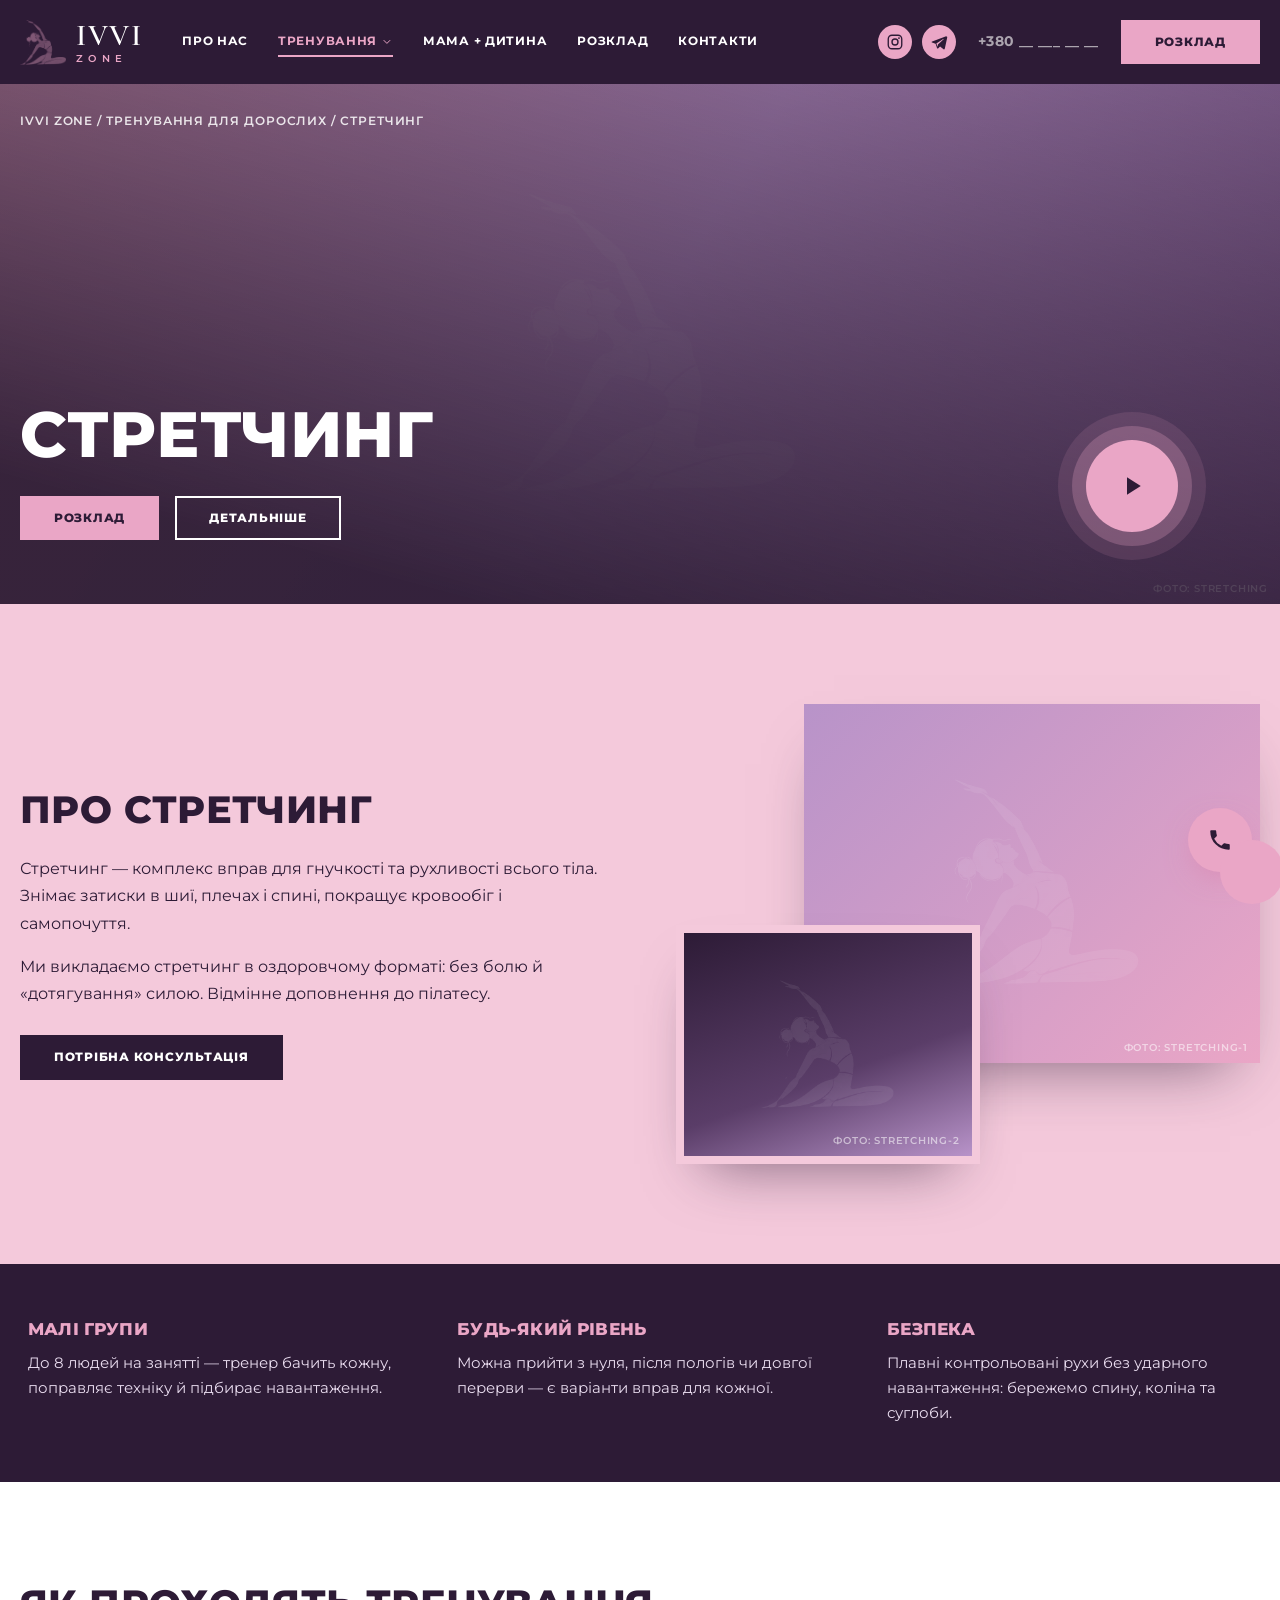
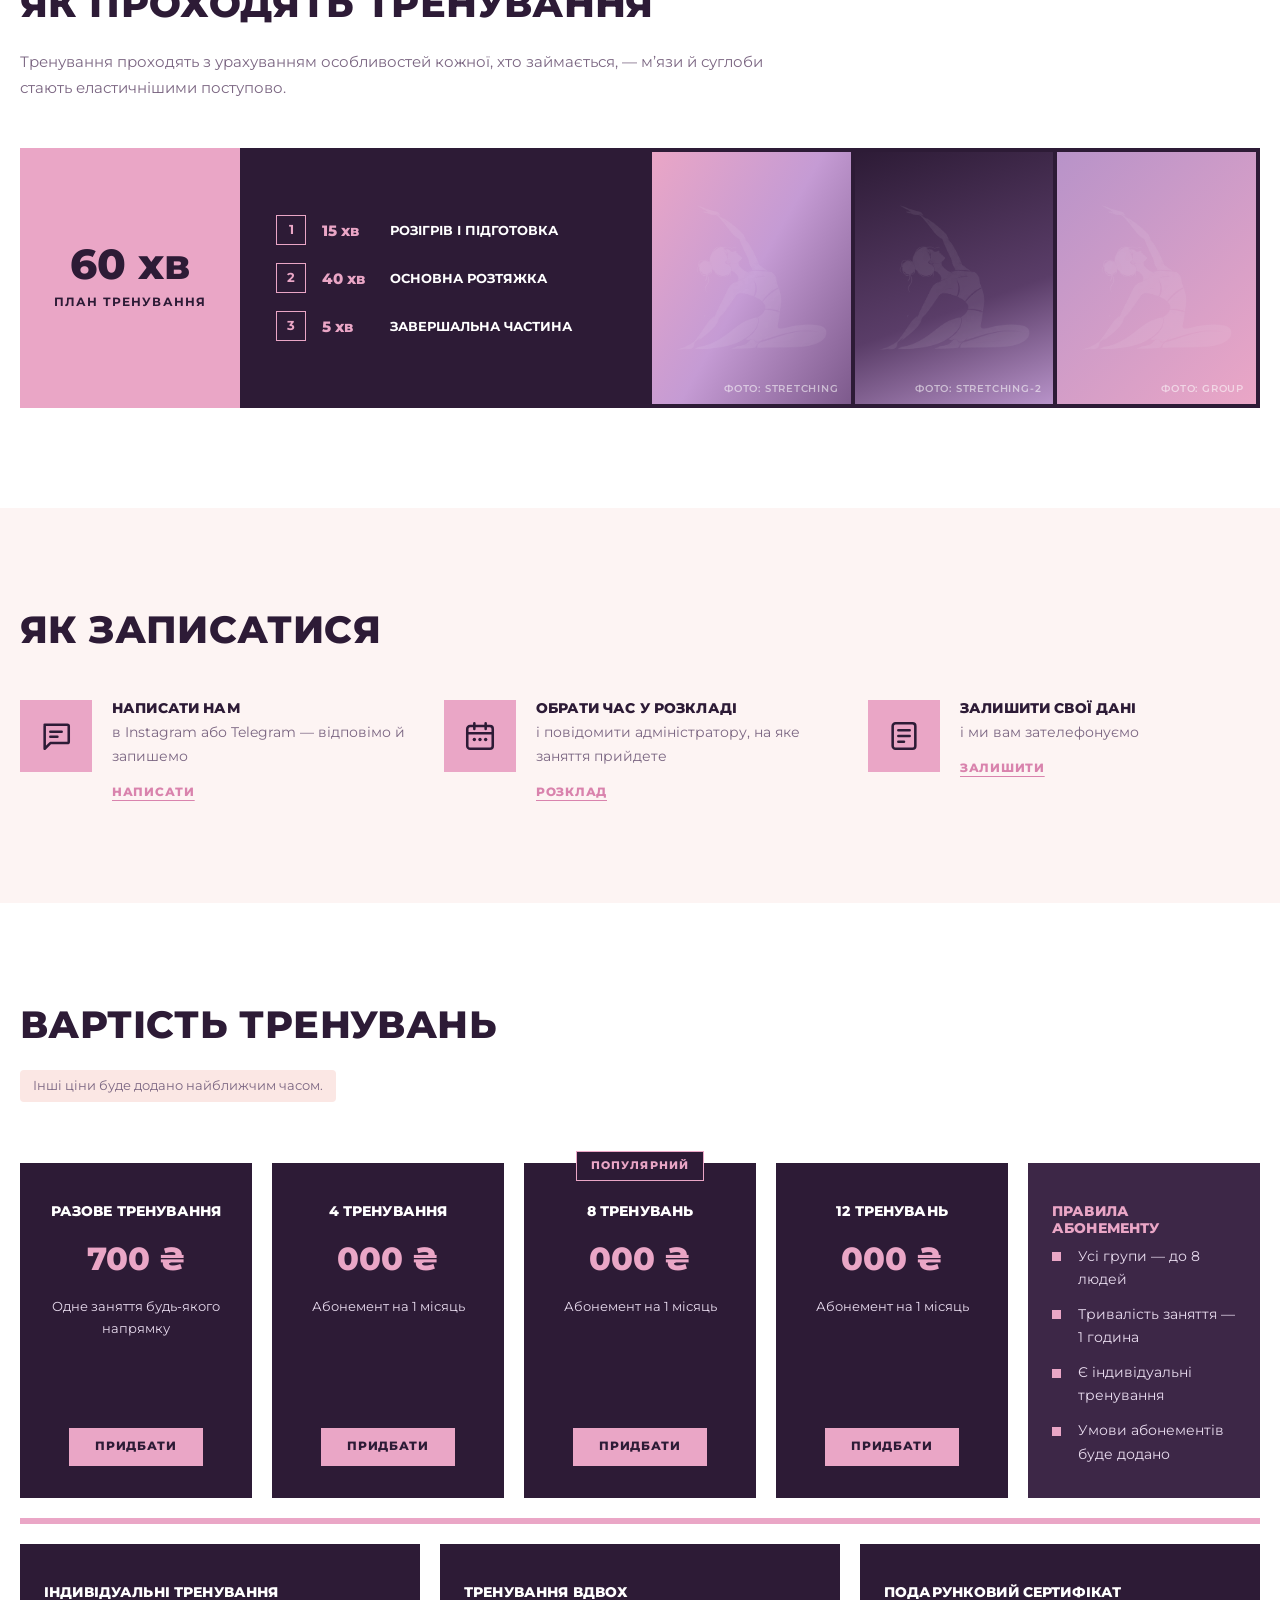
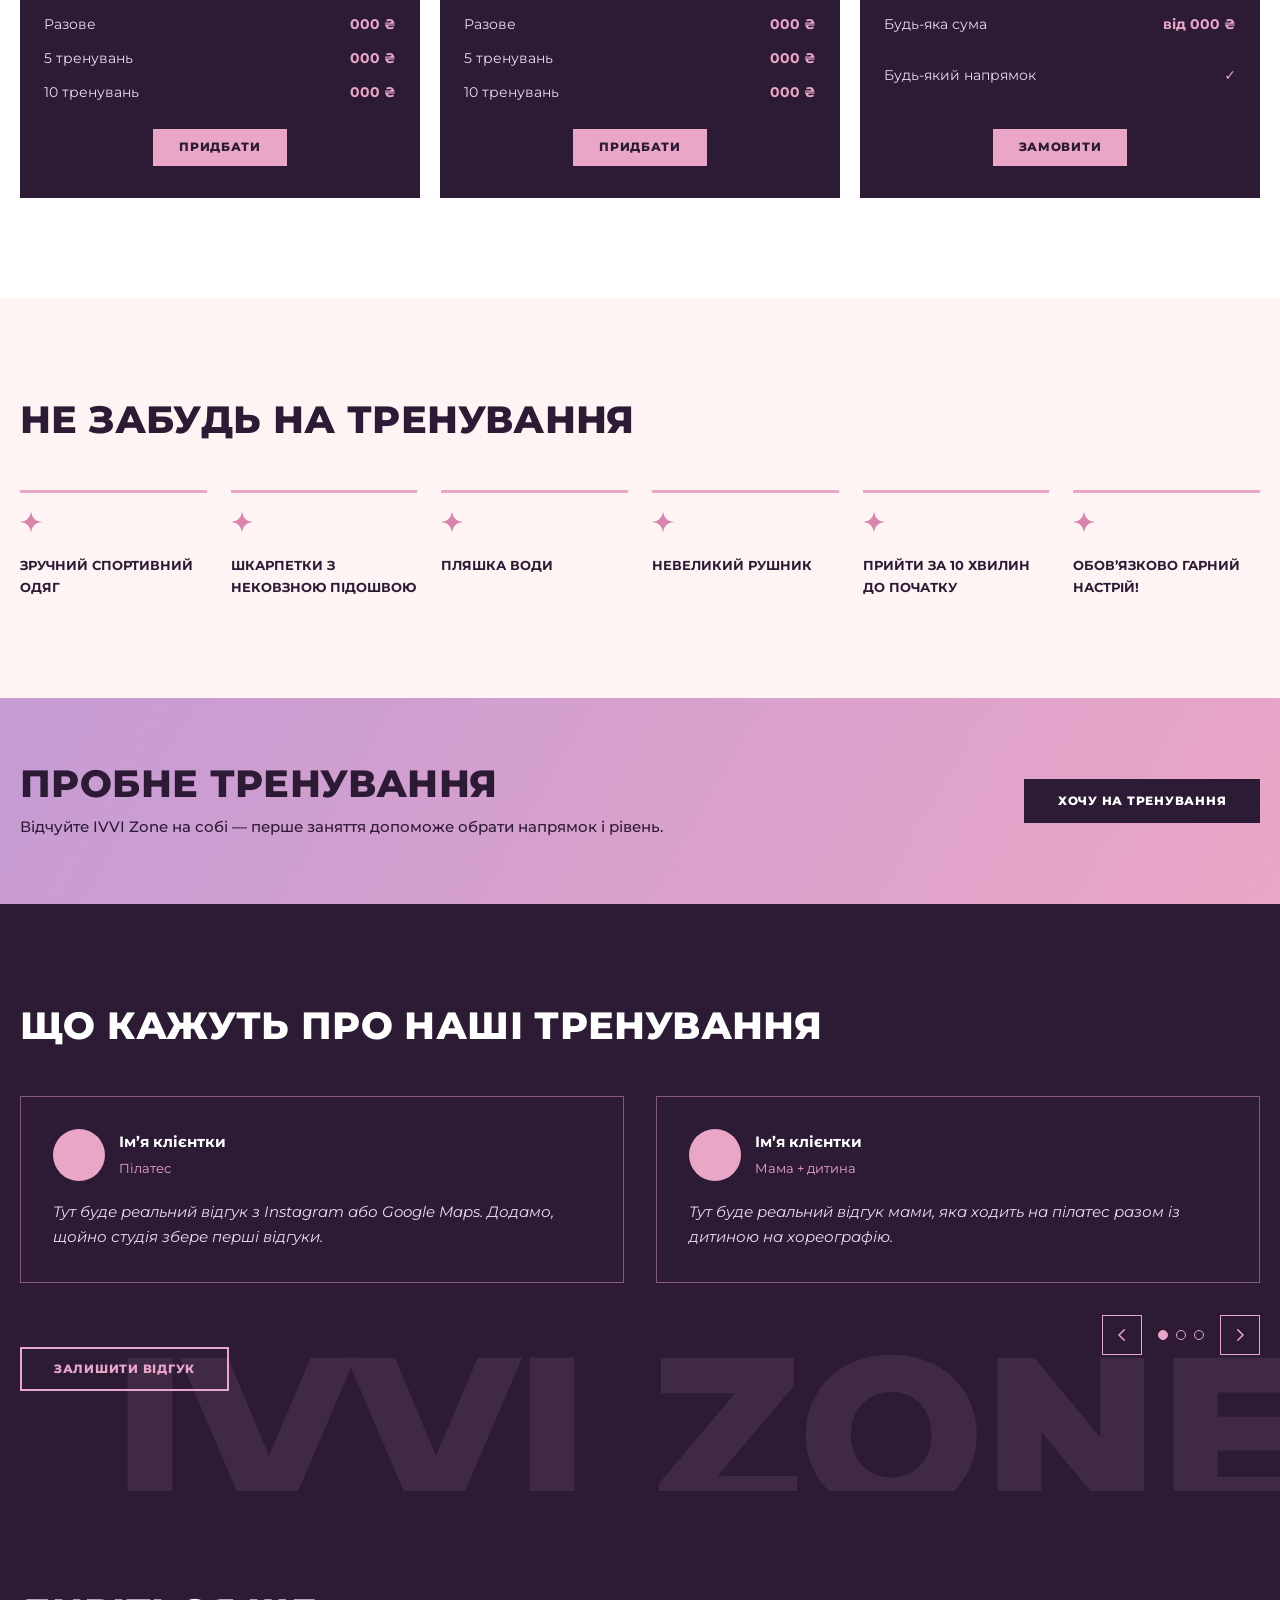
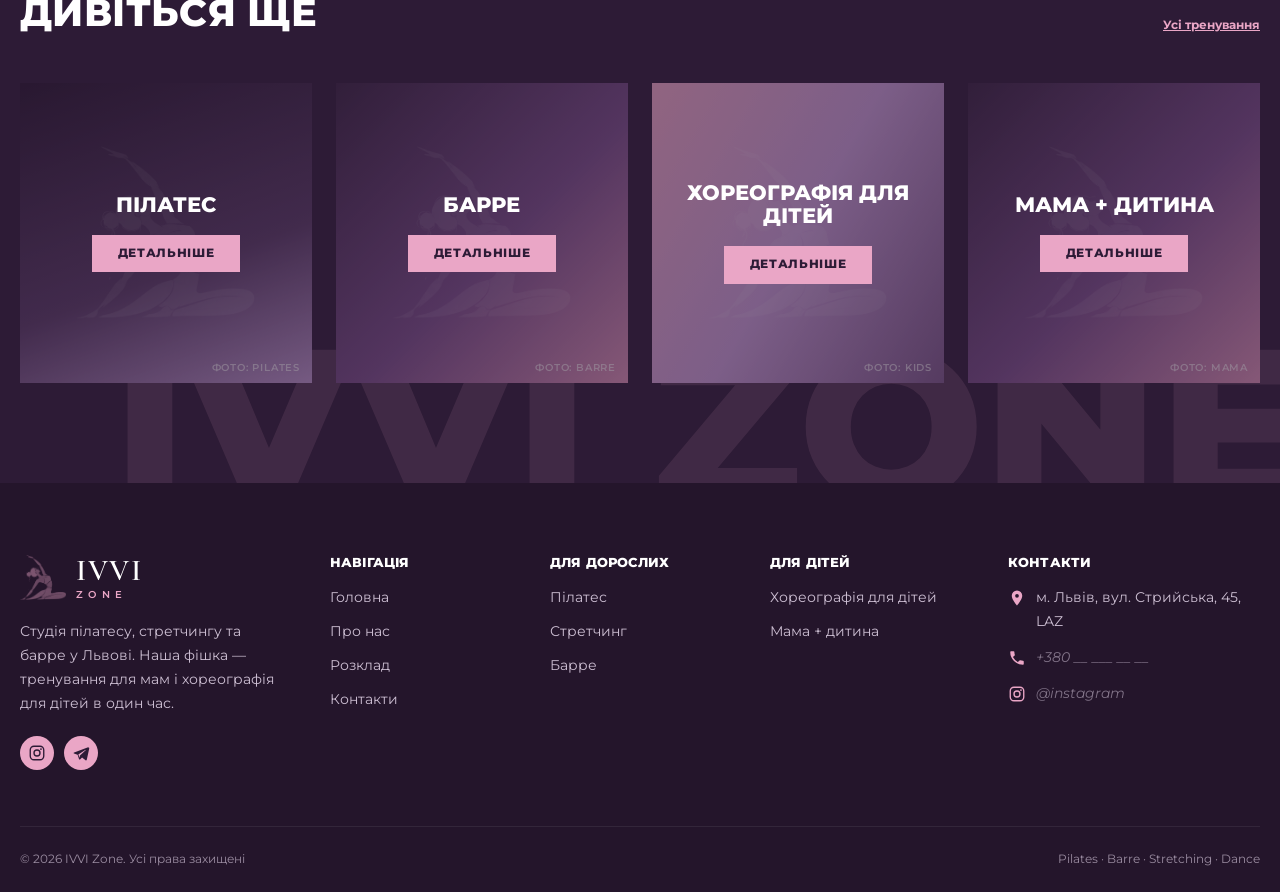
<file: stretching.html>
<!doctype html>
<html lang="uk">
<head>
  <meta charset="utf-8">
  <meta name="viewport" content="width=device-width, initial-scale=1">
  <title>Стретчинг у Львові, розтяжка для початківців — IVVI Zone</title>
  <meta name="description" content="Стретчинг у Львові: м’яка розтяжка для гнучкості, легкості й здорової спини.">
  <meta name="theme-color" content="#2f1d38">
  <link rel="icon" type="image/png" href="assets/favicon.png">
  <link rel="apple-touch-icon" href="assets/apple-touch-icon.png">
  <link rel="preconnect" href="https://fonts.googleapis.com">
  <link rel="preconnect" href="https://fonts.gstatic.com" crossorigin>
  <link href="https://fonts.googleapis.com/css2?family=Cormorant+Garamond:ital,wght@0,500;0,600;1,500&family=Montserrat:wght@400;500;600;700;800&display=swap" rel="stylesheet">
  <link rel="stylesheet" href="styles.css">
</head>
<body>
<header class="header" id="top">
  <div class="container header__inner">
    <a class="logo" href="index.html" aria-label="IVVI Zone — на головну">
      <img src="assets/mark-pink.webp" alt="" width="46" height="45">
      <span class="logo__text">IVVI<small>zone</small></span>
    </a>
    <nav class="menu" id="menu" aria-label="Головне меню">
      <ul class="menu__list">
        <li><a href="index.html#about">Про нас</a></li>
        <li class="menu__drop">
          <button class="menu__toggle is-current" type="button" aria-expanded="false">Тренування <svg viewBox="0 0 24 24" aria-hidden="true"><path d="m6 9 6 6 6-6" fill="none" stroke="currentColor" stroke-width="2" stroke-linecap="round" stroke-linejoin="round"/></svg></button>
          <div class="dropdown">
            <div><p class="dropdown__title">Дорослим</p><ul><li><a href="pilates.html">Пілатес</a></li><li><a href="stretching.html">Стретчинг</a></li><li><a href="barre.html">Барре</a></li></ul></div>
            <div><p class="dropdown__title">Дітям</p><ul><li><a href="choreography.html">Хореографія для дітей</a></li><li><a href="mama.html">Мама + дитина</a></li></ul></div>
          </div>
        </li>
        <li><a href="mama.html">Мама + дитина</a></li>
        <li><a href="schedule.html">Розклад</a></li>
        <li><a href="contacts.html">Контакти</a></li>
      </ul>
      <div class="menu__side">
        <div class="socials ">
      <a href="#" aria-label="Instagram"><svg viewBox="0 0 24 24" aria-hidden="true"><rect x="3" y="3" width="18" height="18" rx="5" fill="none" stroke="currentColor" stroke-width="1.8"/><circle cx="12" cy="12" r="4" fill="none" stroke="currentColor" stroke-width="1.8"/><circle cx="17.3" cy="6.7" r="1.2" fill="currentColor"/></svg></a>
      <a href="#" aria-label="Telegram"><svg viewBox="0 0 24 24" aria-hidden="true"><path d="M21.5 4.2 2.9 11.4c-1 .4-1 1.1-.2 1.4l4.8 1.5 1.8 5.6c.2.6.4.8.9.8.4 0 .6-.2.9-.4l2.3-2.2 4.7 3.5c.9.5 1.5.2 1.7-.8l3.1-14.6c.3-1.3-.5-1.9-1.4-1.5ZM8.4 14l9.3-5.9c.5-.3.9-.1.5.2l-7.6 6.9-.3 3.2L8.4 14Z" fill="currentColor"/></svg></a>
    </div>
        <a class="header__phone" href="contacts.html">+380 __ ___ __ __</a>
        <a class="btn btn--pink" href="schedule.html">Розклад</a>
      </div>
    </nav>
    <button class="burger" id="burger" type="button" aria-label="Відкрити меню" aria-expanded="false" aria-controls="menu"><span></span><span></span><span></span></button>
  </div>
</header>
<main>
<section class="page-hero">
  <div class="page-hero__bg" data-ph="3" data-ph-label="фото: stretching"></div>
  <div class="container page-hero__inner">
    <nav class="crumbs" aria-label="Навігація"><a href="index.html">IVVI Zone</a> / <a href="index.html#trainings">Тренування для дорослих</a> / <span>Стретчинг</span></nav>
    <h1>Стретчинг</h1>
    
    <div class="page-hero__actions">
        <a class="btn btn--pink" href="schedule.html">Розклад</a>
        <a class="btn btn--outline-light" href="#more">Детальніше</a>
      </div>
  </div>
  <button class="page-hero__play" type="button" data-modal-open aria-label="Записатися"><svg viewBox="0 0 24 24" aria-hidden="true"><path d="M8 5v14l11-7z" fill="currentColor"/></svg></button>
</section>
<section class="section section--pink about" id="more">
  <span class="watermark" aria-hidden="true">IVVI ZONE</span>
  <div class="container about__grid">
    <div class="about__text anim anim--left">
      <h2>Про стретчинг</h2>
      <p>Стретчинг — комплекс вправ для гнучкості та рухливості всього тіла. Знімає затиски в шиї, плечах і спині, покращує кровообіг і самопочуття.</p><p>Ми викладаємо стретчинг в оздоровчому форматі: без болю й «дотягування» силою. Відмінне доповнення до пілатесу.</p>
      <button class="btn btn--dark" type="button" data-modal-open>Потрібна консультація</button>
    </div>
    <div class="about__pics anim anim--right">
      <div class="about__pic about__pic--1" data-ph="1" data-ph-label="фото: stretching-1"></div>
      <div class="about__pic about__pic--2" data-ph="2" data-ph-label="фото: stretching-2"></div>
    </div>
  </div>
</section>
<section class="section section--dark section--tight">
  <div class="container"><div class="adv-grid"><article class="adv"><h3>Малі групи</h3><p>До 8 людей на занятті — тренер бачить кожну, поправляє техніку й підбирає навантаження.</p></article><article class="adv"><h3>Будь-який рівень</h3><p>Можна прийти з нуля, після пологів чи довгої перерви — є варіанти вправ для кожної.</p></article><article class="adv"><h3>Безпека</h3><p>Плавні контрольовані рухи без ударного навантаження: бережемо спину, коліна та суглоби.</p></article></div></div>
</section>
<section class="section">
  <span class="watermark" aria-hidden="true">IVVI ZONE</span>
  <div class="container">
    <div class="section__head anim anim--fade">
      <h2>Як проходять тренування</h2>
      <p>Тренування проходять з урахуванням особливостей кожної, хто займається, — м’язи й суглоби стають еластичнішими поступово.</p>
    </div>
    <div class="plan anim anim--fade">
      <div class="plan__total"><b>60 хв</b><span>план тренування</span></div>
      <ol class="plan__steps"><li><span class="plan__min">15 хв</span><span class="plan__label">Розігрів і підготовка</span></li><li><span class="plan__min">40 хв</span><span class="plan__label">Основна розтяжка</span></li><li><span class="plan__min">5 хв</span><span class="plan__label">Завершальна частина</span></li></ol>
      <div class="plan__pics"><span class="plan__pic" data-ph="3" data-ph-label="фото: stretching"></span><span class="plan__pic" data-ph="2" data-ph-label="фото: stretching-2"></span><span class="plan__pic" data-ph="1" data-ph-label="фото: group"></span></div>
    </div>
  </div>
</section>
<section class="section section--soft">
  <div class="container">
    <div class="section__head anim anim--fade"><h2>Як записатися</h2></div>
    <div class="ways"><div class="way anim anim--fade"><span class="way__icon"><svg viewBox="0 0 24 24" aria-hidden="true"><path d="M4 4h16a1 1 0 0 1 1 1v11a1 1 0 0 1-1 1H8l-4 4V5a1 1 0 0 1 1-1Z" fill="none" stroke="currentColor" stroke-width="1.8" stroke-linejoin="round"/><path d="M8 9h8M8 12.5h5" stroke="currentColor" stroke-width="1.8" stroke-linecap="round"/></svg></span><div><h3>Написати нам</h3><p>в Instagram або Telegram — відповімо й запишемо</p><a class="way__link" href="#">Написати</a></div></div><div class="way anim anim--fade"><span class="way__icon"><svg viewBox="0 0 24 24" aria-hidden="true"><rect x="3" y="5" width="18" height="16" rx="2" fill="none" stroke="currentColor" stroke-width="1.8"/><path d="M3 10h18M8 3v4M16 3v4" stroke="currentColor" stroke-width="1.8" stroke-linecap="round"/><circle cx="8" cy="14.5" r="1.2" fill="currentColor"/><circle cx="12" cy="14.5" r="1.2" fill="currentColor"/><circle cx="16" cy="14.5" r="1.2" fill="currentColor"/></svg></span><div><h3>Обрати час у розкладі</h3><p>і повідомити адміністратору, на яке заняття прийдете</p><a class="way__link" href="schedule.html">Розклад</a></div></div><div class="way anim anim--fade"><span class="way__icon"><svg viewBox="0 0 24 24" aria-hidden="true"><rect x="4" y="3" width="16" height="18" rx="2" fill="none" stroke="currentColor" stroke-width="1.8"/><path d="M8 8h8M8 12h8M8 16h4" stroke="currentColor" stroke-width="1.8" stroke-linecap="round"/></svg></span><div><h3>Залишити свої дані</h3><p>і ми вам зателефонуємо</p><button class="way__link" type="button" data-modal-open>Залишити</button></div></div></div>
  </div>
</section>
<section class="section" id="prices">
  <div class="container">
    <div class="section__head anim anim--fade"><h2>Вартість тренувань</h2><p class="placeholder-note">Інші ціни буде додано найближчим часом.</p></div>
    <div class="prices">
      <article class="price anim anim--rotate">
  
  <h3>Разове тренування</h3>
  <p class="price__value">700 ₴</p>
  <p class="price__note">Одне заняття будь-якого напрямку</p>
  <button class="btn btn--pink btn--sm" type="button" data-modal-open>Придбати</button>
</article><article class="price anim anim--rotate">
  
  <h3>4 тренування</h3>
  <p class="price__value">000 ₴</p>
  <p class="price__note">Абонемент на 1 місяць</p>
  <button class="btn btn--pink btn--sm" type="button" data-modal-open>Придбати</button>
</article><article class="price anim anim--rotate">
  <span class="price__tag">Популярний</span>
  <h3>8 тренувань</h3>
  <p class="price__value">000 ₴</p>
  <p class="price__note">Абонемент на 1 місяць</p>
  <button class="btn btn--pink btn--sm" type="button" data-modal-open>Придбати</button>
</article><article class="price anim anim--rotate">
  
  <h3>12 тренувань</h3>
  <p class="price__value">000 ₴</p>
  <p class="price__note">Абонемент на 1 місяць</p>
  <button class="btn btn--pink btn--sm" type="button" data-modal-open>Придбати</button>
</article>
      <aside class="price price--rules anim anim--rotate">
        <h3>Правила абонементу</h3>
        <ul class="bullets bullets--small"><li>Усі групи — до 8 людей</li><li>Тривалість заняття — 1 година</li><li>Є індивідуальні тренування</li><li>Умови абонементів буде додано</li></ul>
      </aside>
    </div>
    <div class="prices__extra"><article class="price price--row anim anim--rotate">
  <h3>Індивідуальні тренування</h3>
  <ul class="price__list"><li><span>Разове</span><b>000 ₴</b></li><li><span>5 тренувань</span><b>000 ₴</b></li><li><span>10 тренувань</span><b>000 ₴</b></li></ul>
  <button class="btn btn--pink btn--sm" type="button" data-modal-open>Придбати</button>
</article><article class="price price--row anim anim--rotate">
  <h3>Тренування вдвох</h3>
  <ul class="price__list"><li><span>Разове</span><b>000 ₴</b></li><li><span>5 тренувань</span><b>000 ₴</b></li><li><span>10 тренувань</span><b>000 ₴</b></li></ul>
  <button class="btn btn--pink btn--sm" type="button" data-modal-open>Придбати</button>
</article><article class="price price--row anim anim--rotate">
  <h3>Подарунковий сертифікат</h3>
  <ul class="price__list"><li><span>Будь-яка сума</span><b>від 000 ₴</b></li><li><span>Будь-який напрямок</span><b>✓</b></li></ul>
  <button class="btn btn--pink btn--sm" type="button" data-modal-open>Замовити</button>
</article></div>
  </div>
</section>
<section class="section section--soft">
  <div class="container">
    <div class="section__head anim anim--fade"><h2>Не забудь на тренування</h2></div>
    <ul class="checklist"><li class="anim anim--fade"><span><svg viewBox="0 0 24 24" aria-hidden="true"><path d="M12 0C12.9 7.6 16.4 11.1 24 12C16.4 12.9 12.9 16.4 12 24C11.1 16.4 7.6 12.9 0 12C7.6 11.1 11.1 7.6 12 0Z" fill="currentColor"/></svg></span>Зручний спортивний одяг</li><li class="anim anim--fade"><span><svg viewBox="0 0 24 24" aria-hidden="true"><path d="M12 0C12.9 7.6 16.4 11.1 24 12C16.4 12.9 12.9 16.4 12 24C11.1 16.4 7.6 12.9 0 12C7.6 11.1 11.1 7.6 12 0Z" fill="currentColor"/></svg></span>Шкарпетки з нековзною підошвою</li><li class="anim anim--fade"><span><svg viewBox="0 0 24 24" aria-hidden="true"><path d="M12 0C12.9 7.6 16.4 11.1 24 12C16.4 12.9 12.9 16.4 12 24C11.1 16.4 7.6 12.9 0 12C7.6 11.1 11.1 7.6 12 0Z" fill="currentColor"/></svg></span>Пляшка води</li><li class="anim anim--fade"><span><svg viewBox="0 0 24 24" aria-hidden="true"><path d="M12 0C12.9 7.6 16.4 11.1 24 12C16.4 12.9 12.9 16.4 12 24C11.1 16.4 7.6 12.9 0 12C7.6 11.1 11.1 7.6 12 0Z" fill="currentColor"/></svg></span>Невеликий рушник</li><li class="anim anim--fade"><span><svg viewBox="0 0 24 24" aria-hidden="true"><path d="M12 0C12.9 7.6 16.4 11.1 24 12C16.4 12.9 12.9 16.4 12 24C11.1 16.4 7.6 12.9 0 12C7.6 11.1 11.1 7.6 12 0Z" fill="currentColor"/></svg></span>Прийти за 10 хвилин до початку</li><li class="anim anim--fade"><span><svg viewBox="0 0 24 24" aria-hidden="true"><path d="M12 0C12.9 7.6 16.4 11.1 24 12C16.4 12.9 12.9 16.4 12 24C11.1 16.4 7.6 12.9 0 12C7.6 11.1 11.1 7.6 12 0Z" fill="currentColor"/></svg></span>Обов’язково гарний настрій!</li></ul>
  </div>
</section>
<section class="trial">
  <div class="container trial__inner">
    <div class="trial__text anim anim--tilt">
      <h2>Пробне тренування</h2>
      <p>Відчуйте IVVI Zone на собі — перше заняття допоможе обрати напрямок і рівень.</p>
    </div>
    <button class="btn btn--dark btn--beat anim" type="button" data-modal-open>Хочу на тренування</button>
  </div>
</section>
<section class="section section--dark">
  <span class="watermark" aria-hidden="true">IVVI ZONE</span>
  <div class="container">
    <div class="section__head section__head--row">
      <h2>Що кажуть про наші тренування</h2>
    </div>
    <div class="slider slider--dark slider--reviews" data-slider data-per-view="2">
  <div class="slider__viewport"><div class="slider__track"><div class="slider__slide"><article class="review">
  <div class="review__head"><span class="review__avatar"><svg viewBox="0 0 24 24" aria-hidden="true"><path d="M12 0C12.9 7.6 16.4 11.1 24 12C16.4 12.9 12.9 16.4 12 24C11.1 16.4 7.6 12.9 0 12C7.6 11.1 11.1 7.6 12 0Z" fill="currentColor"/></svg></span><div><b>Ім’я клієнтки</b><span>Пілатес</span></div></div>
  <p>Тут буде реальний відгук з Instagram або Google Maps. Додамо, щойно студія збере перші відгуки.</p>
</article></div><div class="slider__slide"><article class="review">
  <div class="review__head"><span class="review__avatar"><svg viewBox="0 0 24 24" aria-hidden="true"><path d="M12 0C12.9 7.6 16.4 11.1 24 12C16.4 12.9 12.9 16.4 12 24C11.1 16.4 7.6 12.9 0 12C7.6 11.1 11.1 7.6 12 0Z" fill="currentColor"/></svg></span><div><b>Ім’я клієнтки</b><span>Мама + дитина</span></div></div>
  <p>Тут буде реальний відгук мами, яка ходить на пілатес разом із дитиною на хореографію.</p>
</article></div><div class="slider__slide"><article class="review">
  <div class="review__head"><span class="review__avatar"><svg viewBox="0 0 24 24" aria-hidden="true"><path d="M12 0C12.9 7.6 16.4 11.1 24 12C16.4 12.9 12.9 16.4 12 24C11.1 16.4 7.6 12.9 0 12C7.6 11.1 11.1 7.6 12 0Z" fill="currentColor"/></svg></span><div><b>Ім’я клієнтки</b><span>Стретчинг</span></div></div>
  <p>Тут буде реальний відгук про стретчинг. Можна додати фото або коротке відео.</p>
</article></div><div class="slider__slide"><article class="review">
  <div class="review__head"><span class="review__avatar"><svg viewBox="0 0 24 24" aria-hidden="true"><path d="M12 0C12.9 7.6 16.4 11.1 24 12C16.4 12.9 12.9 16.4 12 24C11.1 16.4 7.6 12.9 0 12C7.6 11.1 11.1 7.6 12 0Z" fill="currentColor"/></svg></span><div><b>Ім’я клієнтки</b><span>Хореографія</span></div></div>
  <p>Тут буде реальний відгук батьків про дитячу хореографію.</p>
</article></div></div></div>
  <div class="slider__nav">
    <button class="slider__arrow slider__arrow--prev" type="button" aria-label="Назад"><svg viewBox="0 0 24 24" aria-hidden="true"><path d="m9 5 7 7-7 7" fill="none" stroke="currentColor" stroke-width="2" stroke-linecap="round" stroke-linejoin="round"/></svg></button>
    <div class="slider__dots"></div>
    <button class="slider__arrow" type="button" aria-label="Далі"><svg viewBox="0 0 24 24" aria-hidden="true"><path d="m9 5 7 7-7 7" fill="none" stroke="currentColor" stroke-width="2" stroke-linecap="round" stroke-linejoin="round"/></svg></button>
  </div>
</div>
    <a class="btn btn--outline-pink" href="#">Залишити відгук</a>
  </div>
</section>
<section class="section section--dark">
  <span class="watermark" aria-hidden="true">IVVI ZONE</span>
  <div class="container">
    <div class="section__head section__head--row"><h2>Дивіться ще</h2><a class="link-more" href="index.html#trainings">Усі тренування</a></div>
    <div class="services services--four"><a class="service anim anim--flip" href="pilates.html">
  <span class="service__bg" data-ph="2" data-ph-label="фото: pilates"></span>
  
  <span class="service__body"><span class="service__title">Пілатес</span><span class="btn btn--pink btn--sm">Детальніше</span></span>
</a><a class="service anim anim--flip" href="barre.html">
  <span class="service__bg" data-ph="0" data-ph-label="фото: barre"></span>
  
  <span class="service__body"><span class="service__title">Барре</span><span class="btn btn--pink btn--sm">Детальніше</span></span>
</a><a class="service anim anim--flip" href="choreography.html">
  <span class="service__bg" data-ph="3" data-ph-label="фото: kids"></span>
  
  <span class="service__body"><span class="service__title">Хореографія для дітей</span><span class="btn btn--pink btn--sm">Детальніше</span></span>
</a><a class="service anim anim--flip" href="mama.html">
  <span class="service__bg" data-ph="0" data-ph-label="фото: mama"></span>
  
  <span class="service__body"><span class="service__title">Мама + дитина</span><span class="btn btn--pink btn--sm">Детальніше</span></span>
</a></div>
  </div>
</section>
</main>
<footer class="footer">
  <div class="container footer__grid">
    <div class="footer__about">
      <a class="logo logo--light" href="index.html"><img src="assets/mark-pink.webp" alt="" width="46" height="45"><span class="logo__text">IVVI<small>zone</small></span></a>
      <p>Студія пілатесу, стретчингу та барре у Львові. Наша фішка — тренування для мам і хореографія для дітей в один час.</p>
      <div class="socials socials--light">
      <a href="#" aria-label="Instagram"><svg viewBox="0 0 24 24" aria-hidden="true"><rect x="3" y="3" width="18" height="18" rx="5" fill="none" stroke="currentColor" stroke-width="1.8"/><circle cx="12" cy="12" r="4" fill="none" stroke="currentColor" stroke-width="1.8"/><circle cx="17.3" cy="6.7" r="1.2" fill="currentColor"/></svg></a>
      <a href="#" aria-label="Telegram"><svg viewBox="0 0 24 24" aria-hidden="true"><path d="M21.5 4.2 2.9 11.4c-1 .4-1 1.1-.2 1.4l4.8 1.5 1.8 5.6c.2.6.4.8.9.8.4 0 .6-.2.9-.4l2.3-2.2 4.7 3.5c.9.5 1.5.2 1.7-.8l3.1-14.6c.3-1.3-.5-1.9-1.4-1.5ZM8.4 14l9.3-5.9c.5-.3.9-.1.5.2l-7.6 6.9-.3 3.2L8.4 14Z" fill="currentColor"/></svg></a>
    </div>
    </div>
    <div>
      <h3>Навігація</h3>
      <ul>
        <li><a href="index.html">Головна</a></li>
        <li><a href="index.html#about">Про нас</a></li>
        <li><a href="schedule.html">Розклад</a></li>
        <li><a href="contacts.html">Контакти</a></li>
      </ul>
    </div>
    <div><h3>Для дорослих</h3><ul><li><a href="pilates.html">Пілатес</a></li><li><a href="stretching.html">Стретчинг</a></li><li><a href="barre.html">Барре</a></li></ul></div>
    <div><h3>Для дітей</h3><ul><li><a href="choreography.html">Хореографія для дітей</a></li><li><a href="mama.html">Мама + дитина</a></li></ul></div>
    <div class="footer__contacts">
      <h3>Контакти</h3>
      <p class="footer__line"><svg viewBox="0 0 24 24" aria-hidden="true"><path d="M12 2a7 7 0 0 0-7 7c0 5.2 7 13 7 13s7-7.8 7-13a7 7 0 0 0-7-7Zm0 9.5A2.5 2.5 0 1 1 12 6.5a2.5 2.5 0 0 1 0 5Z" fill="currentColor"/></svg><span>м. Львів, вул. Стрийська, 45, LAZ</span></p>
      <p class="footer__line"><svg viewBox="0 0 24 24" aria-hidden="true"><path d="M6.6 10.8a15.1 15.1 0 0 0 6.6 6.6l2.2-2.2c.3-.3.7-.4 1-.2 1.1.4 2.3.6 3.6.6.6 0 1 .4 1 1V20c0 .6-.4 1-1 1A17 17 0 0 1 3 4c0-.6.4-1 1-1h3.5c.6 0 1 .4 1 1 0 1.3.2 2.5.6 3.6.1.3 0 .7-.2 1l-2.3 2.2Z" fill="currentColor"/></svg><span class="placeholder">+380 __ ___ __ __</span></p>
      <p class="footer__line"><svg viewBox="0 0 24 24" aria-hidden="true"><rect x="3" y="3" width="18" height="18" rx="5" fill="none" stroke="currentColor" stroke-width="1.8"/><circle cx="12" cy="12" r="4" fill="none" stroke="currentColor" stroke-width="1.8"/><circle cx="17.3" cy="6.7" r="1.2" fill="currentColor"/></svg><span class="placeholder">@instagram</span></p>
    </div>
  </div>
  <div class="container footer__bottom">
    <span>© <span data-year>2026</span> IVVI Zone. Усі права захищені</span>
    <span>Pilates · Barre · Stretching · Dance</span>
  </div>
</footer>
<button class="callback" type="button" data-modal-open aria-label="Записатися на тренування">
  <span class="callback__ring"></span><svg viewBox="0 0 24 24" aria-hidden="true"><path d="M6.6 10.8a15.1 15.1 0 0 0 6.6 6.6l2.2-2.2c.3-.3.7-.4 1-.2 1.1.4 2.3.6 3.6.6.6 0 1 .4 1 1V20c0 .6-.4 1-1 1A17 17 0 0 1 3 4c0-.6.4-1 1-1h3.5c.6 0 1 .4 1 1 0 1.3.2 2.5.6 3.6.1.3 0 .7-.2 1l-2.3 2.2Z" fill="currentColor"/></svg>
</button>
<div class="modal" id="modal" role="dialog" aria-modal="true" aria-labelledby="modal-title" hidden>
  <div class="modal__backdrop" data-modal-close></div>
  <div class="modal__box">
    <button class="modal__close" type="button" data-modal-close aria-label="Закрити">×</button>
    <h2 id="modal-title">Запис на тренування</h2>
    <p>Залиште контакти — адміністратор зателефонує, підбере зручний час і відповість на питання.</p>
    <form class="form" data-form novalidate>
      <input name="name" type="text" placeholder="Ваше ім’я" autocomplete="given-name" required>
      <input name="phone" type="tel" placeholder="+380" autocomplete="tel" required>
      <select name="direction" data-direction><option>Пілатес</option><option>Стретчинг</option><option>Барре</option><option>Хореографія для дитини</option><option>Мама + дитина</option><option>Індивідуальне тренування</option></select>
      <input name="age" type="number" min="3" max="14" placeholder="Вік дитини" data-age hidden>
      <button class="btn btn--pink btn--wide" type="submit">Хочу на тренування</button>
      <p class="form__status" role="status" aria-live="polite"></p>
    </form>
  </div>
</div>
<script src="script.js"></script>
</body>
</html>
</file>
<file: styles.css>
:root {
  --plum-950: #24152b;
  --plum-900: #2d1b36;
  --plum-800: #3d2747;
  --plum-700: #5a3d68;
  --lilac: #b893c9;
  --pink: #eaa6c6;
  --pink-strong: #d983ad;
  --pink-bg: #f4c9db;
  --blush: #fbe7e4;
  --soft: #fdf4f3;
  --ink: #2d1b36;
  --muted: #7b6682;
  --light: #e9dcef;
  --grad: linear-gradient(120deg, #c59bd4 0%, #eaa6c6 100%);
  --sans: "Montserrat", system-ui, -apple-system, sans-serif;
  --serif: "Cormorant Garamond", Georgia, serif;
  --header: 84px;
}

*, *::before, *::after { box-sizing: border-box; }
html { scroll-behavior: smooth; scroll-padding-top: var(--header); }
body { margin: 0; background: #fff; color: var(--ink); font: 400 15px/1.7 var(--sans); -webkit-font-smoothing: antialiased; overflow-x: hidden; }
body.is-locked { overflow: hidden; }
img { max-width: 100%; display: block; }
a { color: inherit; }
button { font: inherit; color: inherit; }
h1, h2, h3 { margin: 0 0 .6em; font-weight: 800; line-height: 1.15; text-transform: uppercase; letter-spacing: .01em; }
h1 { font-size: clamp(2rem, 4vw, 3.4rem); }
h2 { font-size: clamp(1.6rem, 3vw, 2.5rem); }
h3 { font-size: 1rem; }
p { margin: 0 0 1em; }
svg { width: 1em; height: 1em; flex: none; }

.container { width: min(1240px, 100% - 32px); margin-inline: auto; position: relative; z-index: 1; }
.placeholder { opacity: .55; font-style: italic; }
.placeholder-note { display: inline-block; font-size: .8rem; color: var(--muted); background: var(--blush); padding: .4em 1em; border-radius: 4px; }
.kicker { font-size: .8rem; font-weight: 600; letter-spacing: .2em; text-transform: uppercase; color: var(--pink); margin-bottom: 1em; }

/* Buttons */
.btn {
  display: inline-flex; align-items: center; justify-content: center;
  padding: 14px 32px;
  font: 800 .78rem/1 var(--sans); letter-spacing: .06em; text-transform: uppercase; text-decoration: none;
  border: 2px solid transparent; cursor: pointer;
  transition: background-color .3s, color .3s, border-color .3s;
}
.btn--sm { padding: 11px 24px; font-size: .72rem; }
.btn--wide { width: 100%; }
.btn--pink { background: var(--pink); border-color: var(--pink); color: var(--plum-900); }
.btn--pink:hover { background: var(--plum-900); border-color: var(--plum-900); color: var(--pink); }
.section--dark .btn--pink:hover, .hero .btn--pink:hover, .page-hero .btn--pink:hover, .footer .btn--pink:hover { background: transparent; border-color: var(--pink); color: var(--pink); }
.btn--dark { background: var(--plum-900); border-color: var(--plum-900); color: #fff; }
.btn--dark:hover { background: transparent; color: var(--plum-900); }
.btn--outline-light { border-color: #fff; color: #fff; background: transparent; }
.btn--outline-light:hover { background: #fff; color: var(--plum-900); }
.btn--outline-dark { border-color: var(--plum-900); color: var(--plum-900); background: transparent; }
.btn--outline-dark:hover { background: var(--plum-900); color: var(--pink); }
.btn--outline-pink { border-color: var(--pink); color: var(--pink); background: transparent; }
.btn--outline-pink:hover { background: var(--pink); color: var(--plum-900); }

/* Header */
.header { position: sticky; top: 0; z-index: 100; height: var(--header); background: var(--plum-900); color: #fff; transition: box-shadow .3s; }
.header.is-scrolled { box-shadow: 0 10px 30px -12px rgba(0, 0, 0, .5); }
.header__inner { height: 100%; display: flex; align-items: center; gap: 40px; }
.logo { display: flex; align-items: center; gap: 10px; text-decoration: none; color: #fff; flex: none; }
.logo img { width: 46px; }
.logo__text { font: 600 1.9rem/1 var(--serif); letter-spacing: .05em; display: flex; flex-direction: column; }
.logo__text small { font: 600 .6rem/1 var(--sans); letter-spacing: .55em; text-transform: uppercase; color: var(--pink); margin-top: 3px; }

.menu { flex: 1; display: flex; align-items: center; justify-content: space-between; gap: 24px; }
.menu__list { list-style: none; margin: 0; padding: 0; display: flex; gap: 30px; }
.menu__list > li { position: relative; }
.menu__list > li > a, .menu__toggle {
  display: inline-flex; align-items: center; gap: 4px;
  padding: 6px 0; background: none; border: 0; border-bottom: 2px solid transparent; cursor: pointer;
  font: 700 .74rem/1.2 var(--sans); letter-spacing: .06em; text-transform: uppercase; text-decoration: none; color: #fff;
  transition: color .25s, border-color .25s;
}
.menu__list > li > a:hover, .menu__list > li > a.is-current, .menu__toggle:hover, .menu__toggle.is-current, .menu__drop:hover .menu__toggle { color: var(--pink); border-color: var(--pink); }
.menu__toggle svg { transition: transform .3s; }
.menu__drop:hover .menu__toggle svg, .menu__drop.is-open .menu__toggle svg { transform: rotate(180deg); }

.dropdown {
  position: absolute; top: calc(100% + 26px); left: -28px;
  display: grid; grid-template-columns: repeat(2, max-content); gap: 36px;
  padding: 26px 30px; background: var(--plum-800); box-shadow: 0 20px 40px -18px rgba(0, 0, 0, .6);
  opacity: 0; visibility: hidden; transform: translateY(10px); transition: .3s;
}
.dropdown::before { content: ""; position: absolute; left: 0; right: 0; top: -28px; height: 28px; }
.menu__drop:hover .dropdown, .menu__drop.is-open .dropdown { opacity: 1; visibility: visible; transform: none; }
.dropdown__title { font-size: .66rem; font-weight: 700; letter-spacing: .2em; text-transform: uppercase; color: var(--pink); margin-bottom: 10px; }
.dropdown ul { list-style: none; margin: 0; padding: 0; display: grid; gap: 8px; }
.dropdown a { text-decoration: none; font-size: .86rem; white-space: nowrap; transition: color .2s; }
.dropdown a:hover { color: var(--pink); }

.menu__side { display: flex; align-items: center; gap: 22px; }
.socials { display: flex; gap: 10px; }
.socials a { width: 34px; height: 34px; border-radius: 50%; display: grid; place-items: center; background: var(--pink); color: var(--plum-900); transition: transform .3s, background-color .3s; }
.socials a:hover { transform: translateY(-3px); background: #fff; }
.socials svg { width: 18px; height: 18px; }
.header__phone { font-weight: 700; font-size: .85rem; text-decoration: none; letter-spacing: .03em; white-space: nowrap; opacity: .6; }

.burger { display: none; margin-left: auto; width: 44px; height: 44px; padding: 10px; background: none; border: 0; cursor: pointer; }
.burger span { display: block; height: 2px; background: #fff; margin: 5px 0; transition: transform .3s, opacity .3s; }
.burger[aria-expanded="true"] span:nth-child(1) { transform: translateY(7px) rotate(45deg); }
.burger[aria-expanded="true"] span:nth-child(2) { opacity: 0; }
.burger[aria-expanded="true"] span:nth-child(3) { transform: translateY(-7px) rotate(-45deg); }

/* Hero */
.hero { display: grid; grid-template-columns: 1.85fr 1fr; height: max(560px, calc(100vh - var(--header) - 64px)); background: var(--plum-900); }
.hero__main { position: relative; overflow: hidden; color: #fff; }
.hero__slide { position: absolute; inset: 0; opacity: 0; transition: opacity 1.2s ease; }
.hero__slide.is-active { opacity: 1; z-index: 1; }
.hero__img { position: absolute; inset: 0; background: center/cover no-repeat; transform: scale(1.12); }
.hero__slide.is-active .hero__img { animation: kenburns 7s ease-out forwards; }
.hero__slide::after { content: ""; position: absolute; inset: 0; background: linear-gradient(20deg, rgba(36, 21, 43, .88) 10%, rgba(36, 21, 43, .35) 55%, rgba(36, 21, 43, .15)); }
.hero__content { position: absolute; left: 64px; right: 64px; bottom: 150px; z-index: 2; }
.hero__content h1 { max-width: 15em; margin: 0; }
.hero__slide.is-active h1 { animation: fade-in-top .9s .3s cubic-bezier(.39, .575, .565, 1) both; }
.hero__mark { position: absolute; z-index: 2; width: min(420px, 45%); top: 50%; left: 50%; transform: translate(-50%, -62%); opacity: .3; pointer-events: none; }
.hero__fixed { position: absolute; z-index: 3; left: 64px; right: 64px; bottom: 56px; display: flex; align-items: center; justify-content: space-between; gap: 20px; }
.hero__actions { display: flex; flex-wrap: wrap; gap: 16px; }
.hero__dots { display: flex; gap: 10px; }
.hero__dots button { width: 34px; height: 4px; padding: 0; border: 0; background: rgba(255, 255, 255, .35); cursor: pointer; transition: background-color .3s, width .3s; }
.hero__dots button.is-active { background: var(--pink); width: 54px; }

.hero__side { display: grid; grid-template-rows: 1fr 1fr; }
.hero__tile { position: relative; display: flex; flex-direction: column; justify-content: center; align-items: flex-start; padding: 40px 48px; text-decoration: none; overflow: hidden; }
.hero__tile::after { content: ""; position: absolute; width: 260px; height: 260px; right: -90px; bottom: -110px; border-radius: 50%; border: 1px solid currentColor; opacity: .2; transition: transform .6s; }
.hero__tile:hover::after { transform: scale(1.4); }
.hero__tile--dark { background: var(--plum-800); color: #fff; }
.hero__tile--pink { background: var(--pink); color: var(--plum-900); }
.hero__tile-kicker { font-size: .85rem; margin-bottom: 8px; opacity: .85; }
.hero__tile-title { font-weight: 800; font-size: 1.35rem; margin-bottom: 24px; }

.hero-bar { background: var(--plum-950); color: #fff; }
.hero-bar__inner { display: flex; align-items: center; justify-content: space-between; height: 64px; }
.hero-bar .socials { margin-right: 84px; }
.hero-bar__scroll { display: inline-flex; align-items: center; gap: 6px; font-size: .78rem; text-decoration: none; }
.hero-bar__scroll svg { animation: bounce 1.8s infinite; }

/* Sections */
.section { position: relative; padding: 100px 0; overflow: hidden; }
.section--tight { padding: 56px 0; }
.section--dark { background: var(--plum-900); color: var(--light); }
.section--dark h2 { color: #fff; }
.section--dark h3 { color: var(--pink); }
.section--pink { background: var(--pink-bg); }
.section--soft { background: var(--soft); }
.section__head { max-width: 760px; margin-bottom: 48px; }
.section__head p { color: var(--muted); }
.section--dark .section__head p { color: var(--light); }
.section__head--row { max-width: none; display: flex; align-items: flex-end; justify-content: space-between; gap: 20px; }
.section__head--row h2 { margin: 0; }
.link-more { font-size: .78rem; font-weight: 700; color: var(--pink); }

.watermark {
  position: absolute; right: -2vw; bottom: -4vw; z-index: 0;
  font: 800 clamp(6rem, 17vw, 16rem)/1 var(--sans); white-space: nowrap; text-transform: uppercase;
  color: transparent; -webkit-text-stroke: 1.5px currentColor; opacity: .09; pointer-events: none; user-select: none;
}
.section--dark .watermark { color: var(--pink); opacity: .1; }

/* About */
.about__grid { display: grid; grid-template-columns: 1fr 1fr; gap: 72px; align-items: center; }
.about__text p { font-size: 1rem; }
.about__text .btn { margin-top: 12px; }
.about__pics { position: relative; height: 460px; }
.about__pic { position: absolute; background: center/cover no-repeat; box-shadow: 0 30px 60px -30px rgba(45, 27, 54, .6); }
.about__pic--1 { top: 0; right: 0; width: 78%; height: 78%; }
.about__pic--2 { left: 0; bottom: 0; width: 52%; height: 52%; border: 8px solid var(--pink-bg); }
.section--dark .about__pic--2 { border-color: var(--plum-900); }
.about__pic--single { inset: 0; width: 100%; height: 100%; }

/* Advantages */
.adv { padding: 0 8px; }
.adv h3 { font-size: 1.05rem; margin-bottom: .7em; }
.adv p { margin: 0; font-size: .92rem; }
.adv-grid { display: grid; grid-template-columns: repeat(3, 1fr); gap: 48px; }

/* Slider */
.slider { --pv: 3; }
.slider__viewport { overflow: hidden; margin: 0 -16px; }
.slider__track { display: flex; transition: transform .7s cubic-bezier(.25, .46, .45, .94); }
.slider__slide { flex: 0 0 calc(100% / var(--pv)); padding: 0 16px; }
.slider__nav { display: flex; align-items: center; justify-content: flex-end; gap: 16px; margin-top: 32px; }
.slider__arrow { width: 40px; height: 40px; display: grid; place-items: center; background: none; border: 1px solid currentColor; cursor: pointer; transition: background-color .3s, color .3s; }
.slider__arrow svg { width: 18px; height: 18px; }
.slider__arrow--prev svg { transform: rotate(180deg); }
.slider--dark .slider__arrow { color: var(--pink); }
.slider--dark .slider__arrow:hover { background: var(--pink); color: var(--plum-900); }
.slider__dots { display: flex; gap: 8px; }
.slider__dots button { width: 10px; height: 10px; border-radius: 50%; border: 1px solid var(--pink); background: none; padding: 0; cursor: pointer; transition: background-color .3s; }
.slider__dots button.is-active { background: var(--pink); }

/* Services */
.services { display: grid; grid-template-columns: 1fr 1fr; gap: 24px; }
.services--four { grid-template-columns: repeat(4, 1fr); }
.service--wide { grid-column: 1 / -1; min-height: 320px; }
.services--four .service { min-height: 300px; }
.services--four .service__title { font-size: 1.3rem; }
.info-box { position: relative; overflow: hidden; padding: 48px; background: var(--grad); color: var(--plum-900); }
.info-box h2 { position: relative; z-index: 1; }
.info-box .watermark { right: -20px; bottom: -40px; font-size: 9rem; opacity: .18; color: #fff; }
.bullets { position: relative; z-index: 1; list-style: none; margin: 0; padding: 0; display: grid; gap: 12px; }
.bullets li { position: relative; padding-left: 26px; font-weight: 500; }
.bullets li::before { content: ""; position: absolute; left: 0; top: .55em; width: 9px; height: 9px; background: var(--plum-900); }
.bullets--small li { font-size: .85rem; font-weight: 400; }
.section--dark .bullets li::before, .price .bullets li::before { background: var(--pink); }

.service { position: relative; display: grid; place-items: center; min-height: 380px; overflow: hidden; text-decoration: none; color: #fff; text-align: center; background: var(--plum-800); }
.service__bg { position: absolute; inset: 0; background: center/cover no-repeat; transition: transform .8s ease-in; }
.service::after { content: ""; position: absolute; inset: 0; background: rgba(36, 21, 43, .45); transition: background-color .4s; }
.service:hover .service__bg { transform: scale(1.1); }
.service:hover::after { background: rgba(36, 21, 43, .6); }
.service__body { position: relative; z-index: 1; display: flex; flex-direction: column; align-items: center; padding: 24px; }
.service__title { font-size: clamp(1.6rem, 2.6vw, 2.3rem); font-weight: 800; text-transform: uppercase; line-height: 1.1; }
.service__sub { font-size: 1.1rem; font-weight: 700; margin-top: 4px; }
.service .btn { margin-top: 18px; }
.service__badge { position: absolute; z-index: 1; top: 20px; left: 20px; padding: 6px 12px; font-size: .64rem; font-weight: 800; letter-spacing: .1em; text-transform: uppercase; background: var(--pink); color: var(--plum-900); }

/* Together / timeline */
.together__grid { display: grid; grid-template-columns: 1fr 1.15fr; gap: 64px; align-items: center; }
.timeline { max-width: 760px; margin: 0 auto 48px; padding: 30px 32px; background: var(--plum-800); }
.together .timeline { margin: 0; }
.timeline__scale { display: flex; justify-content: space-between; margin: 0 0 10px 96px; font-size: .75rem; color: var(--light); }
.timeline__row { display: flex; align-items: center; gap: 16px; margin-top: 12px; }
.timeline__who { width: 80px; flex: none; font: italic 600 1.3rem/1 var(--serif); color: #fff; }
.timeline__bar { flex: 1; padding: 16px 20px; font-size: .8rem; font-weight: 700; letter-spacing: .05em; text-transform: uppercase; color: var(--plum-900); transform-origin: left; }
.timeline__bar--mom { background: var(--lilac); }
.timeline__bar--kid { background: var(--pink); }
.timeline.animate .timeline__bar { animation: grow 1.1s cubic-bezier(.2, .7, .2, 1) both; }
.timeline.animate .timeline__row + .timeline__row .timeline__bar { animation-delay: .2s; }

.steps { display: grid; grid-template-columns: repeat(3, 1fr); gap: 24px; }
.step { padding: 32px; border: 1px solid rgba(234, 166, 198, .35); }
.step__num { display: block; font: italic 600 2.6rem/1 var(--serif); color: var(--pink); margin-bottom: 12px; }

/* Trial */
.trial { background: var(--grad); padding: 64px 0; overflow: hidden; }
.trial__inner { display: flex; align-items: center; justify-content: space-between; gap: 32px; }
.trial h2 { margin-bottom: .2em; }
.trial p { margin: 0; font-weight: 500; }

/* Events */
.events__list { display: grid; gap: 24px; }
.event { position: relative; display: block; width: 100%; height: 340px; border: 0; padding: 0; cursor: pointer; overflow: hidden; text-align: left; }
.event__bg { position: absolute; inset: 0; background: center/cover no-repeat; transition: transform .8s ease-in; }
.event:hover .event__bg { transform: scale(1.06); }
.event::after { content: ""; position: absolute; inset: 0; background: rgba(36, 21, 43, .15); transition: background-color .4s; }
.event:hover::after { background: rgba(36, 21, 43, .4); }
.event__label { position: absolute; z-index: 1; left: 0; bottom: 32px; padding: 16px 28px; background: var(--plum-900); color: #fff; font-weight: 800; font-size: .95rem; text-transform: uppercase; }

/* Reviews */
.review { height: 100%; padding: 32px; border: 1px solid rgba(234, 166, 198, .45); }
.review__head { display: flex; align-items: center; gap: 14px; margin-bottom: 18px; }
.review__head b { display: block; color: #fff; }
.review__head span { font-size: .8rem; color: var(--pink); }
.review__avatar { width: 52px; height: 52px; border-radius: 50%; display: grid; place-items: center; background: var(--pink); color: var(--plum-900); flex: none; }
.review__avatar svg { width: 20px; height: 20px; }
.review p { margin: 0; font-style: italic; }
.slider--reviews + .btn { margin-top: -40px; }

/* SEO + insta */
.seo__img { position: relative; width: 100%; height: 420px; background: center/cover no-repeat; }
.insta { display: grid; grid-template-columns: repeat(6, 1fr); }
.insta__tile { position: relative; aspect-ratio: 1; background: center/cover no-repeat; text-decoration: none; }
.insta__tile span { position: absolute; inset: 0; display: flex; flex-direction: column; align-items: center; justify-content: center; gap: 8px; background: rgba(45, 27, 54, .82); color: var(--pink); font-weight: 700; font-size: .85rem; opacity: 0; transition: opacity .35s; }
.insta__tile span svg { width: 30px; height: 30px; }
.insta__tile:hover span { opacity: 1; }

/* Page hero */
.page-hero { position: relative; min-height: 520px; display: flex; align-items: flex-end; color: #fff; overflow: hidden; background: var(--plum-900); }
.page-hero__bg { position: absolute; inset: 0; background: center/cover no-repeat; animation: kenburns 9s ease-out both; }
.page-hero::after { content: ""; position: absolute; inset: 0; background: linear-gradient(15deg, rgba(36, 21, 43, .9) 15%, rgba(36, 21, 43, .3)); }
.page-hero__inner { position: static; padding: 48px 0 64px; }
.page-hero__inner > * { position: relative; z-index: 1; }
.page-hero__inner > .crumbs { position: absolute; top: 28px; font-size: .72rem; font-weight: 600; letter-spacing: .08em; text-transform: uppercase; opacity: .85; }
.crumbs a { text-decoration: none; }
.crumbs a:hover { color: var(--pink); }
.page-hero h1 { font-size: clamp(2.2rem, 5vw, 4.2rem); margin-bottom: .3em; animation: fade-in-top .9s .2s both; }
.page-hero__sub { font-size: 1.1rem; font-weight: 500; color: var(--pink); }
.page-hero__actions { display: flex; flex-wrap: wrap; gap: 16px; margin-top: 24px; }
.page-hero__play { position: absolute; z-index: 2; right: 8%; bottom: 72px; width: 92px; height: 92px; border-radius: 50%; border: 0; background: var(--pink); color: var(--plum-900); display: grid; place-items: center; cursor: pointer; box-shadow: 0 0 0 14px rgba(234, 166, 198, .25), 0 0 0 28px rgba(234, 166, 198, .12); animation: expand 2.4s ease-in-out infinite; }
.page-hero__play svg { width: 30px; height: 30px; }

/* Plan */
.plan { display: grid; grid-template-columns: 220px 1fr 1.5fr; background: var(--plum-900); color: #fff; min-height: 260px; }
.plan__total { display: flex; flex-direction: column; justify-content: center; align-items: center; background: var(--pink); color: var(--plum-900); text-align: center; padding: 24px; }
.plan__total b { font-size: 2.6rem; font-weight: 800; line-height: 1; }
.plan__total span { font-size: .72rem; font-weight: 700; text-transform: uppercase; letter-spacing: .1em; margin-top: 8px; }
.plan__steps { list-style: none; margin: 0; padding: 32px 36px; display: grid; gap: 18px; align-content: center; counter-reset: s; }
.plan__steps li { display: flex; align-items: center; gap: 16px; counter-increment: s; }
.plan__steps li::before { content: counter(s); width: 30px; height: 30px; flex: none; display: grid; place-items: center; border: 1px solid var(--pink); color: var(--pink); font-weight: 700; font-size: .8rem; }
.plan__min { font-weight: 800; color: var(--pink); min-width: 52px; }
.plan__label { font-weight: 700; font-size: .82rem; text-transform: uppercase; }
.plan__pics { display: grid; grid-template-columns: repeat(3, 1fr); gap: 4px; padding: 4px; }
.plan__pic { background: center/cover no-repeat; min-height: 160px; }

/* Ways */
.ways { display: grid; grid-template-columns: repeat(3, 1fr); gap: 32px; }
.way { display: flex; gap: 20px; align-items: flex-start; }
.way__icon { width: 72px; height: 72px; flex: none; display: grid; place-items: center; background: var(--pink); color: var(--plum-900); }
.way__icon svg { width: 34px; height: 34px; }
.way h3 { margin-bottom: .3em; font-size: .9rem; }
.way p { font-size: .88rem; color: var(--muted); margin-bottom: .6em; }
.way__link { padding: 0; border: 0; background: none; cursor: pointer; font-weight: 800; font-size: .74rem; text-transform: uppercase; letter-spacing: .06em; color: var(--pink-strong); text-decoration: underline; text-underline-offset: 4px; }

/* Prices */
.prices { display: grid; grid-template-columns: repeat(auto-fit, minmax(220px, 1fr)); gap: 20px; }
.price { position: relative; display: flex; flex-direction: column; align-items: center; text-align: center; padding: 40px 24px 32px; background: var(--plum-900); color: var(--light); }
.price h3 { color: #fff; font-size: .9rem; }
.price__value { font-size: 2rem; font-weight: 800; color: var(--pink); margin: 4px 0 8px; }
.price__note { font-size: .82rem; flex: 1; }
.price__tag { position: absolute; top: -12px; padding: 5px 14px; border: 1px solid var(--pink); background: var(--plum-900); color: var(--pink); font-size: .66rem; font-weight: 800; text-transform: uppercase; letter-spacing: .1em; }
.price--rules { align-items: flex-start; text-align: left; background: var(--plum-800); }
.price--rules h3 { color: var(--pink); }
.prices__extra { display: grid; grid-template-columns: repeat(3, 1fr); gap: 20px; margin-top: 20px; padding-top: 20px; border-top: 6px solid var(--pink); }
.price--row { align-items: stretch; text-align: left; }
.price__list { list-style: none; padding: 0; margin: 4px 0 24px; display: grid; gap: 10px; flex: 1; }
.price__list li { display: flex; justify-content: space-between; gap: 12px; font-size: .88rem; }
.price__list b { color: var(--pink); }
.price--row .btn { align-self: center; }

/* Checklist */
.checklist { list-style: none; margin: 0; padding: 0; display: grid; grid-template-columns: repeat(auto-fit, minmax(170px, 1fr)); gap: 24px; }
.checklist li { display: flex; flex-direction: column; gap: 14px; padding-top: 18px; border-top: 3px solid var(--pink); font-weight: 700; font-size: .82rem; text-transform: uppercase; }
.checklist span { color: var(--pink-strong); }
.checklist svg { width: 22px; height: 22px; }

/* Groups */
.groups { display: grid; grid-template-columns: repeat(3, 1fr); gap: 24px; }
.group { background: #fff; display: flex; flex-direction: column; box-shadow: 0 24px 50px -32px rgba(45, 27, 54, .5); }
.group__img { height: 260px; background: center/cover no-repeat; }
.group__body { padding: 28px; display: flex; flex-direction: column; align-items: flex-start; flex: 1; }
.group__body p { color: var(--muted); flex: 1; }
.group__age { font-size: 1.8rem; font-weight: 800; color: var(--pink-strong); line-height: 1; margin-bottom: 8px; }

/* Schedule */
.filters { display: flex; flex-wrap: wrap; gap: 10px; margin: 24px 0 36px; }
.filter { padding: 12px 20px; border: 2px solid var(--plum-900); background: none; cursor: pointer; font-weight: 800; font-size: .72rem; text-transform: uppercase; letter-spacing: .05em; transition: background-color .25s, color .25s; }
.filter:hover, .filter.is-active { background: var(--plum-900); color: var(--pink); }
.week { display: grid; grid-template-columns: repeat(6, 1fr); gap: 12px; }
.day { background: var(--soft); padding: 18px 12px; }
.day h3 { text-align: center; font-size: .82rem; margin-bottom: 14px; }
.slot { display: flex; flex-direction: column; padding: 12px 14px; margin-bottom: 8px; background: #fff; border-left: 4px solid var(--lilac); transition: opacity .3s, transform .3s; }
.slot time { font-weight: 800; }
.slot span { font-size: .8rem; color: var(--muted); line-height: 1.35; }
.slot--together { background: var(--plum-900); border-color: var(--pink); }
.slot--together time { color: var(--pink); }
.slot--together span { color: var(--light); }
.slot.is-dim { opacity: .2; transform: scale(.96); }
.slot--empty { background: transparent; border: 1px dashed #d9c6df; border-left-width: 4px; }
.slot--empty span { font-style: italic; }
.week--template { grid-template-columns: repeat(7, 1fr); }
.legend { display: flex; flex-wrap: wrap; gap: 12px; margin-bottom: 32px; }
.legend .slot { margin: 0; min-width: 240px; background: var(--soft); }
.legend .slot--together { background: var(--plum-900); }

/* Photo placeholders: replaced automatically when assets/photos/<name>.jpg exists */
[data-ph] { --ph: linear-gradient(135deg, #3d2747 0%, #7a4f8a 55%, #d58fb5 100%); background: var(--ph); }
[data-ph="1"] { --ph: linear-gradient(135deg, #b893c9 0%, #eaa6c6 100%); }
[data-ph="2"] { --ph: linear-gradient(160deg, #2d1b36 0%, #5a3d68 60%, #b893c9 100%); }
[data-ph="3"] { --ph: linear-gradient(120deg, #eaa6c6 0%, #c59bd4 50%, #7d5a8c 100%); }
[data-ph]::before { content: ""; position: absolute; inset: 0; background: url("assets/mark-white.webp") center / auto 58% no-repeat; opacity: .2; }
[data-ph]::after { content: attr(data-ph-label); position: absolute; right: 12px; bottom: 10px; font: 600 .62rem/1 var(--sans); letter-spacing: .08em; text-transform: uppercase; color: #fff; opacity: .55; }
.about__pic[data-ph], .plan__pic[data-ph], .insta__tile[data-ph], .group__img[data-ph] { position: relative; }
.about__pic[data-ph] { position: absolute; }

/* Contacts */
.contacts { display: grid; grid-template-columns: 1fr 1.4fr; gap: 0; }
.contacts__card { padding: 48px; background: var(--plum-900); color: var(--light); }
.contacts__card h2 { color: #fff; }
.contacts__line { display: flex; align-items: center; gap: 14px; }
.contacts__line svg { width: 22px; height: 22px; color: var(--pink); }
.contacts__card .btn { margin-top: 16px; }
.contacts__map iframe { width: 100%; height: 100%; min-height: 460px; border: 0; display: block; filter: saturate(.7); }

/* Footer */
.footer { background: var(--plum-950); color: #cdbfd3; padding: 72px 0 0; font-size: .88rem; }
.footer__grid { display: grid; grid-template-columns: 1.5fr 1fr 1fr 1.1fr 1.4fr; gap: 40px; }
.footer h3 { color: #fff; font-size: .82rem; margin-bottom: 1.2em; }
.footer ul { list-style: none; margin: 0; padding: 0; display: grid; gap: 10px; }
.footer a { text-decoration: none; transition: color .25s; }
.footer ul a:hover { color: var(--pink); }
.footer__about p { margin: 20px 0; }
.footer__line { display: flex; gap: 10px; align-items: flex-start; margin-bottom: 12px; }
.footer__line svg { width: 18px; height: 18px; color: var(--pink); margin-top: 3px; }
.footer__bottom { display: flex; justify-content: space-between; gap: 16px; flex-wrap: wrap; margin-top: 56px; padding: 22px 0; border-top: 1px solid rgba(255, 255, 255, .1); font-size: .76rem; opacity: .7; }

/* Callback + modal */
.callback { position: fixed; z-index: 90; right: 28px; bottom: 28px; width: 64px; height: 64px; border-radius: 50%; border: 0; display: grid; place-items: center; background: var(--pink); color: var(--plum-900); cursor: pointer; box-shadow: 0 10px 30px -8px rgba(217, 131, 173, .8); }
.callback svg { width: 26px; height: 26px; position: relative; animation: wiggle 2.4s ease-in-out infinite; }
.callback__ring { position: absolute; left: 50%; top: 50%; width: 100%; height: 100%; border-radius: 50%; background: var(--pink); animation: pulse 2s ease-out infinite; }

.modal { position: fixed; inset: 0; z-index: 200; display: grid; place-items: center; padding: 16px; }
.modal[hidden] { display: none; }
.modal__backdrop { position: absolute; inset: 0; background: rgba(36, 21, 43, .75); animation: fade-in .3s both; }
.modal__box { position: relative; width: min(460px, 100%); padding: 44px 36px 32px; background: #fff; animation: fade-in-top .4s both; }
.modal__box h2 { font-size: 1.5rem; }
.modal__box > p { color: var(--muted); font-size: .9rem; }
.modal__close { position: absolute; top: 8px; right: 12px; width: 40px; height: 40px; border: 0; background: none; font-size: 2rem; line-height: 1; cursor: pointer; color: var(--plum-700); }
.form { display: grid; gap: 12px; }
.form input, .form select { width: 100%; padding: 14px 16px; border: 1px solid #dccfe0; background: var(--soft); font: 500 .95rem var(--sans); color: var(--ink); outline: none; border-radius: 0; }
.form input:focus, .form select:focus { border-color: var(--pink-strong); }
.form input[hidden] { display: none; }
.form input.is-invalid { border-color: #d0607e; }
.form__status { margin: 0; min-height: 1.4em; font-size: .88rem; text-align: center; color: var(--plum-700); }

/* Scroll animations (same set as the reference site) */
.js .anim { opacity: 0; }
.js .anim.animate { opacity: 1; }
.anim--left.animate { animation: scale-in-left .9s cubic-bezier(.25, .46, .45, .94) both; }
.anim--right.animate { animation: scale-in-right .9s cubic-bezier(.25, .46, .45, .94) both; }
.anim--flip.animate { animation: flip-in-diag .6s cubic-bezier(.25, .46, .45, .94) both; animation-delay: var(--d, 0s); }
.anim--tilt.animate { animation: tilt-in-top .7s cubic-bezier(.25, .46, .45, .94) both; }
.anim--fade.animate { animation: fade-in-top .7s cubic-bezier(.39, .575, .565, 1) both; animation-delay: var(--d, 0s); }
.anim--rotate.animate { animation: rotate-in-left .8s ease both; transform-origin: left bottom; animation-delay: var(--d, 0s); }
.anim--rotate:nth-child(2n).animate { animation-name: rotate-in-right; transform-origin: right bottom; }
.btn--beat.animate { animation: heartbeat 1.6s ease-in-out infinite both; }

@keyframes kenburns { from { transform: scale(1.12); } to { transform: scale(1); } }
@keyframes scale-in-left { 0% { transform: scale(0); transform-origin: 0 50%; opacity: 1; } 100% { transform: scale(1); transform-origin: 0 50%; opacity: 1; } }
@keyframes scale-in-right { 0% { transform: scale(0); transform-origin: 100% 50%; opacity: 1; } 100% { transform: scale(1); transform-origin: 100% 50%; opacity: 1; } }
@keyframes flip-in-diag { 0% { transform: rotate3d(-1, 1, 0, 80deg); opacity: 0; } 100% { transform: rotate3d(1, 1, 0, 0deg); opacity: 1; } }
@keyframes tilt-in-top { 0% { transform: rotateY(-30deg) translateY(-300px) skewY(30deg); opacity: 0; } 100% { transform: none; opacity: 1; } }
@keyframes fade-in-top { 0% { transform: translateY(-50px); opacity: 0; } 100% { transform: none; opacity: 1; } }
@keyframes fade-in { from { opacity: 0; } to { opacity: 1; } }
@keyframes rotate-in-left { 0% { transform: rotate(-45deg); opacity: 0; } 100% { transform: none; opacity: 1; } }
@keyframes rotate-in-right { 0% { transform: rotate(45deg); opacity: 0; } 100% { transform: none; opacity: 1; } }
@keyframes heartbeat { 0%, 45%, 100% { transform: scale(1); } 10% { transform: scale(.92); } 17% { transform: scale(.98); } 33% { transform: scale(.88); } }
@keyframes grow { from { transform: scaleX(0); } }
@keyframes pulse { 0% { transform: translate(-50%, -50%) scale(1); opacity: .6; } 100% { transform: translate(-50%, -50%) scale(1.7); opacity: 0; } }
@keyframes expand { 50% { box-shadow: 0 0 0 20px rgba(234, 166, 198, .25), 0 0 0 40px rgba(234, 166, 198, .1); } }
@keyframes wiggle { 0%, 60%, 100% { transform: rotate(0); } 65%, 75%, 85% { transform: rotate(-14deg); } 70%, 80% { transform: rotate(14deg); } }
@keyframes bounce { 0%, 100% { transform: translateY(0); } 50% { transform: translateY(4px); } }

@media (prefers-reduced-motion: reduce) {
  *, *::before, *::after { animation: none !important; transition: none !important; }
  .js .anim { opacity: 1; }
  html { scroll-behavior: auto; }
}

/* Responsive */
@media (max-width: 1200px) {
  .header__phone { display: none; }
  .menu__list { gap: 22px; }
  .footer__grid { grid-template-columns: repeat(3, 1fr); }
  .footer__about { grid-column: 1 / -1; max-width: 520px; }
  .week, .week--template { grid-template-columns: repeat(3, 1fr); }
  .services--four { grid-template-columns: repeat(2, 1fr); }
}

@media (max-width: 1024px) {
  :root { --header: 70px; }
  .burger { display: block; }
  .menu {
    position: fixed; top: var(--header); left: 0; right: 0; bottom: 0;
    flex-direction: column; align-items: stretch; justify-content: flex-start; gap: 28px;
    padding: 16px 24px 40px; background: var(--plum-900); overflow-y: auto;
    transform: translateX(100%); visibility: hidden; transition: transform .4s, visibility .4s;
  }
  .menu.is-open { transform: none; visibility: visible; }
  .menu__list { flex-direction: column; gap: 0; }
  .menu__list > li > a, .menu__toggle { width: 100%; justify-content: space-between; padding: 18px 0; font-size: .9rem; border-bottom: 1px solid rgba(255, 255, 255, .1); }
  .dropdown { position: static; display: none; opacity: 1; visibility: visible; transform: none; grid-template-columns: 1fr; gap: 18px; padding: 18px 0 18px 16px; background: none; box-shadow: none; }
  .menu__drop.is-open .dropdown { display: grid; }
  .menu__drop:hover .dropdown { display: none; }
  .menu__drop.is-open:hover .dropdown { display: grid; }
  .dropdown::before { display: none; }
  .menu__side { flex-direction: column; align-items: flex-start; }
  .menu__side .btn { width: 100%; }

  .hero { grid-template-columns: 1fr; height: auto; }
  .hero__main { height: 72vh; min-height: 500px; }
  .hero__side { grid-template-rows: none; grid-template-columns: 1fr 1fr; }
  .hero__tile { padding: 32px 24px; }
  .about__grid, .together__grid, .contacts { grid-template-columns: 1fr; gap: 48px; }
  .contacts { gap: 0; }
  .plan { grid-template-columns: 180px 1fr; }
  .plan__pics { grid-column: 1 / -1; }
  .groups, .steps, .ways, .prices__extra { grid-template-columns: 1fr; }
  .ways { gap: 24px; }
  .insta { grid-template-columns: repeat(3, 1fr); }
  .adv-grid { grid-template-columns: 1fr; gap: 28px; }
  .section { padding: 72px 0; }
}

@media (max-width: 640px) {
  body { font-size: 14px; }
  .hero__content { left: 20px; right: 20px; bottom: 170px; }
  .hero__fixed { left: 20px; right: 20px; bottom: 28px; flex-direction: column; align-items: flex-start; }
  .hero__actions .btn { flex: 1; padding: 14px 16px; }
  .hero__actions { width: 100%; }
  .hero__mark { width: 70%; transform: translate(-50%, -85%); }
  .hero__side { grid-template-columns: 1fr; }
  .hero__tile-title { font-size: 1.1rem; margin-bottom: 16px; }
  .services, .services--four { grid-template-columns: 1fr; }
  .service { min-height: 280px; }
  .info-box { padding: 32px 24px; }
  .about__pics { height: 320px; }
  .trial__inner { flex-direction: column; align-items: flex-start; }
  .event { height: 220px; }
  .event__label { bottom: 16px; padding: 12px 18px; font-size: .8rem; }
  .plan { grid-template-columns: 1fr; }
  .plan__steps { padding: 24px; }
  .plan__pic { min-height: 110px; }
  .page-hero { min-height: 440px; }
  .page-hero__play { width: 64px; height: 64px; right: 20px; bottom: auto; top: 80px; }
  .week, .week--template { grid-template-columns: 1fr 1fr; gap: 8px; }
  .legend .slot { min-width: 0; flex: 1 1 100%; }
  .day { padding: 14px 8px; }
  .slot { padding: 10px; }
  .footer__grid { grid-template-columns: 1fr 1fr; gap: 32px; }
  .footer__contacts { grid-column: 1 / -1; }
  .contacts__card { padding: 32px 24px; }
  .contacts__map iframe { min-height: 320px; }
  .callback { right: 16px; bottom: 16px; width: 56px; height: 56px; }
  .timeline { padding: 22px 16px; }
  .timeline__scale { margin-left: 68px; }
  .timeline__who { width: 54px; font-size: 1.1rem; }
  .timeline__bar { padding: 14px 10px; font-size: .68rem; }
  .watermark { font-size: 5.5rem; }
  .slider__nav { justify-content: center; }
  .slider--reviews + .btn { margin-top: 24px; }
  .checklist { grid-template-columns: 1fr 1fr; }
}
.contacts__maplink { display: block; margin-top: 18px; font-size: .8rem; font-weight: 700; color: var(--pink); }
.hero__img[data-ph]::before { display: none; }
</file>
